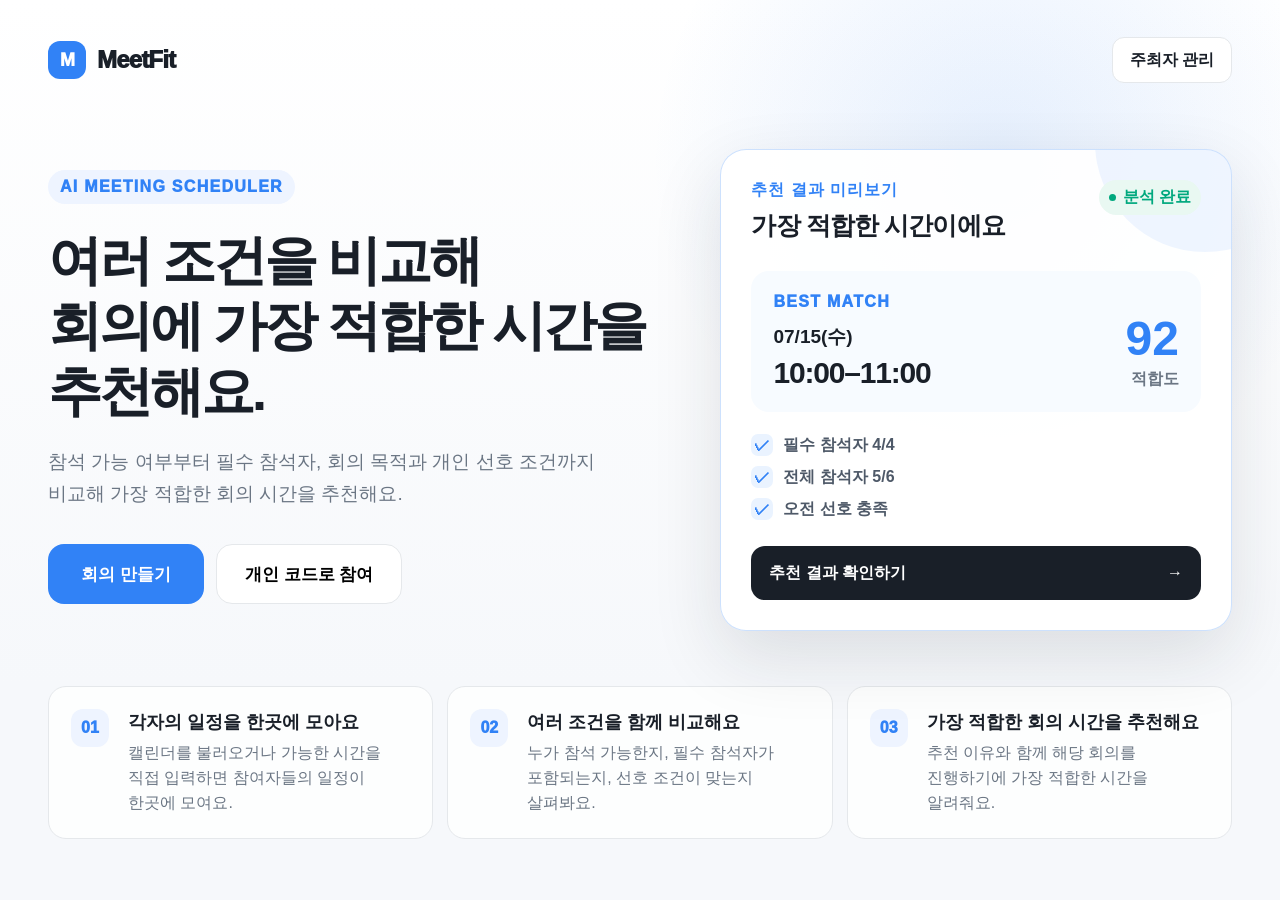
<file: index.html>
<!doctype html>
<html lang="ko">
  <head>
    <meta charset="UTF-8" />
    <meta name="viewport" content="width=device-width, initial-scale=1.0" />
    <title>MeetFit</title>
    <style>
      :root {
        --blue: #3182f6;
        --blue-2: #eaf3ff;
        --text: #191f28;
        --sub: #6b7684;
        --line: #e5e8eb;
        --bg: #f6f8fb;
        --card: #fff;
        --r: 18px;
        --shadow: 0 18px 50px rgba(25, 31, 40, 0.08);
      }
      * {
        box-sizing: border-box;
      }
      body {
        margin: 0;
        background: var(--bg);
        color: var(--text);
        font-size: 16px;
        font-family:
          -apple-system, BlinkMacSystemFont, "Segoe UI", Pretendard,
          "Noto Sans KR", sans-serif;
      }
      button,
      input,
      select {
        font: inherit;
      }
      button {
        border: 0;
        cursor: pointer;
      }
      .page {
        display: none;
        min-height: 100vh;
        padding: 54px 64px;
      }
      .page.active {
        display: block;
        animation: fade 0.22s ease;
      }
      @keyframes fade {
        from {
          opacity: 0.2;
          transform: translateY(8px);
        }
        to {
          opacity: 1;
          transform: none;
        }
      }
      .wrap {
        max-width: 1280px;
        margin: 0 auto;
      }
      .top {
        display: flex;
        justify-content: space-between;
        align-items: center;
        margin-bottom: 32px;
      }
      .brand {
        font-size: 24px;
        font-weight: 900;
      }
      .ghost {
        height: 54px;
        padding: 0 24px;
        border-radius: 14px;
        background: white;
        border: 1px solid var(--line);
        font-weight: 850;
        color: var(--text);
      }
      .primary {
        height: 58px;
        padding: 0 28px;
        border-radius: 14px;
        background: var(--blue);
        color: #fff;
        font-weight: 900;
      }
      .secondary {
        height: 58px;
        padding: 0 28px;
        border-radius: 14px;
        background: white;
        border: 1px solid var(--line);
        font-weight: 900;
      }
      .muted {
        color: var(--sub);
      }
      h1 {
        font-size: 54px;
        line-height: 1.14;
        margin: 0 0 18px;
        letter-spacing: -0.04em;
      }
      h2 {
        font-size: 38px;
        margin: 0 0 14px;
        letter-spacing: -0.035em;
      }
      h3 {
        font-size: 24px;
        margin: 0 0 10px;
      }
      .lead {
        font-size: 21px;
        line-height: 1.7;
        color: var(--sub);
        margin: 0 0 38px;
      }
      .card {
        background: var(--card);
        border: 1px solid var(--line);
        border-radius: var(--r);
        box-shadow: var(--shadow);
        padding: 34px;
      }
      .grid3 {
        display: grid;
        grid-template-columns: repeat(3, 1fr);
        gap: 22px;
      }
      .entry {
        min-height: 240px;
        text-align: left;
        transition: 0.18s;
      }
      .entry:hover {
        transform: translateY(-4px);
        border-color: #bcd6ff;
      }
      .entry .icon {
        font-size: 36px;
        margin-bottom: 26px;
      }
      .entry p {
        color: var(--sub);
        line-height: 1.6;
      }
      .pill {
        display: inline-flex;
        align-items: center;
        gap: 6px;
        border-radius: 99px;
        background: #eef4ff;
        color: var(--blue);
        font-weight: 900;
        padding: 9px 14px;
        font-size: 16px;
      }
      .layout {
        display: grid;
        grid-template-columns: 380px 1fr;
        gap: 28px;
        align-items: start;
      }
      .stack {
        display: flex;
        flex-direction: column;
        gap: 18px;
      }
      .field {
        display: flex;
        flex-direction: column;
        gap: 9px;
        margin-top: 20px;
      }
      .field label {
        font-weight: 900;
      }
      .field input,
      .field select {
        height: 58px;
        border: 1px solid var(--line);
        border-radius: 14px;
        padding: 0 18px;
        background: white;
      }
      .row {
        display: grid;
        grid-template-columns: 1fr 1fr;
        gap: 14px;
      }
      .hostbox {
        background: #f7f9fc;
        border: 1px solid var(--line);
        border-radius: 16px;
        padding: 18px;
        display: grid;
        gap: 10px;
      }
      .hostbox b {
        font-size: 18px;
      }
      .checkrow {
        display: flex;
        align-items: center;
        gap: 12px;
        margin-top: 16px;
        padding: 18px;
        border: 1px solid #bcd6ff;
        background: #f7fbff;
        border-radius: 14px;
        font-weight: 900;
      }
      .checkrow input {
        width: 22px;
        height: 22px;
        accent-color: var(--blue);
      }
      .section {
        margin-bottom: 22px;
      }
      .people-head {
        display: flex;
        justify-content: space-between;
        align-items: center;
        gap: 18px;
        margin-bottom: 22px;
      }
      .people-head-actions {
        display: flex;
        align-items: center;
        justify-content: flex-end;
        gap: 10px;
        flex-shrink: 0;
      }
      .copy-all-links-button {
        height: 46px;
        padding: 0 18px;
        border: 1px solid #d7e7ff;
        border-radius: 12px;
        background: #fff;
        color: var(--blue);
        font-size: 16px;
        font-weight: 900;
        white-space: nowrap;
      }
      .addline {
        display: grid;
        grid-template-columns: 1fr 1fr auto;
        gap: 12px;
        margin-bottom: 22px;
      }
      .addline input {
        height: 58px;
        border: 1px solid var(--line);
        border-radius: 14px;
        padding: 0 18px;
      }
      .people-grid {
        display: grid;
        grid-template-columns: 1fr 1fr;
        gap: 14px;
      }
      .person {
        border: 1px solid var(--line);
        border-radius: 16px;
        padding: 16px;
        display: flex;
        align-items: center;
        gap: 14px;
        background: white;
        flex-wrap: wrap;
      }
      .avatar {
        width: 46px;
        height: 46px;
        border-radius: 14px;
        background: #eef2f7;
        color: #5f6b7a;
        display: grid;
        place-items: center;
        font-weight: 900;
      }
      .person-info {
        flex: 1;
      }
      .person-info b {
        display: block;
        font-size: 17px;
      }
      .person-info span {
        color: var(--sub);
      }
      .mini-check {
        width: 26px;
        height: 26px;
        accent-color: var(--blue);
      }
      .remove {
        width: 36px;
        height: 36px;
        border-radius: 12px;
        background: #f2f4f6;
        color: #6b7684;
        font-weight: 900;
      }
      .participant-code {
        display: block;
        width: max-content;
        margin-top: 6px;
        color: var(--blue);
        font-size: 16px;
        font-weight: 900;
        letter-spacing: 0.06em;
      }
      .person .person-info > span {
        display: block;
        margin-top: 2px;
      }
      .participant-link-button {
        flex: 1 0 100%;
        width: 100%;
        height: 44px;
        border-radius: 12px;
        background: #eef4ff;
        color: var(--blue);
        font-size: 16px;
        font-weight: 900;
      }
      .personal-invite-guide {
        margin: 18px 0 22px;
        color: var(--sub);
        font-size: 16px;
        line-height: 1.6;
        word-break: keep-all;
      }
      .participant-confirm {
        display: flex;
        align-items: center;
        gap: 14px;
      }
      .participant-confirm .person-info {
        min-width: 0;
      }
      .participant-confirm-status {
        margin-left: auto;
        flex-shrink: 0;
      }
      .code-error {
        min-height: 24px;
        margin: 10px 0 0;
        color: #e42939;
        font-size: 16px;
        font-weight: 700;
      }
      .criteria {
        display: flex;
        flex-direction: column;
        gap: 12px;
      }
      .criterion {
        border: 1px solid var(--line);
        border-radius: 15px;
        background: white;
        padding: 18px;
        display: grid;
        grid-template-columns: 28px 42px 1fr;
        gap: 12px;
        align-items: center;
      }
      .handle {
        color: #8b95a1;
      }
      .num {
        width: 30px;
        height: 30px;
        border-radius: 50%;
        background: var(--blue-2);
        color: var(--blue);
        display: grid;
        place-items: center;
        font-weight: 900;
      }
      .small {
        font-size: 16px;
        color: var(--sub);
        margin-top: 3px;
      }
      .invite-card {
        border: 1px solid #bcd6ff;
        background: #f7fbff;
        border-radius: 18px;
        padding: 26px;
        margin-top: 22px;
      }
      .code {
        font-size: 50px;
        font-weight: 950;
        letter-spacing: 0.08em;
        color: var(--blue);
        margin: 14px 0 22px;
      }
      .btnrow {
        display: flex;
        gap: 12px;
        flex-wrap: wrap;
      }
      .side-tabs {
        display: flex;
        flex-direction: column;
        gap: 14px;
      }
      .tab {
        width: 100%;
        height: 74px;
        border-radius: 16px;
        text-align: left;
        padding: 0 22px;
        font-size: 20px;
        font-weight: 900;
        background: #eef4ff;
        color: var(--blue);
      }
      .tab.off {
        background: transparent;
        color: #6b7684;
      }
      .dashboard {
        display: grid;
        grid-template-columns: 360px 1fr;
        gap: 26px;
      }
      .status-list {
        display: flex;
        flex-direction: column;
        gap: 12px;
      }
      .status-person {
        border: 1px solid var(--line);
        border-radius: 15px;
        background: white;
        padding: 16px;
        display: flex;
        gap: 12px;
        align-items: center;
      }
      .badge {
        border-radius: 99px;
        padding: 7px 10px;
        font-size: 16px;
        font-weight: 900;
        background: #f2f4f6;
        color: #6b7684;
      }
      .done {
        background: #e9f8f2;
        color: #00a87e;
      }
      .pending {
        background: #f2f4f6;
        color: #6b7684;
      }
      .bar {
        height: 12px;
        background: #edf1f6;
        border-radius: 99px;
        overflow: hidden;
        margin: 14px 0 4px;
      }
      .bar > div {
        height: 100%;
        width: 50%;
        background: var(--blue);
      }
      #status .organizer-progress {
        margin: 14px 0 30px;
      }
      .results {
        display: flex;
        flex-direction: column;
        gap: 16px;
      }
      .result {
        border: 1px solid var(--line);
        border-radius: 18px;
        background: white;
        padding: 26px;
      }
      .result.best {
        border-color: #9cc7ff;
        background: #fbfdff;
      }
      .result-top {
        display: flex;
        justify-content: space-between;
        gap: 20px;
      }
      .score {
        font-size: 34px;
        font-weight: 950;
        color: var(--blue);
        text-align: right;
      }
      .reason {
        display: grid;
        grid-template-columns: 1fr 1fr;
        gap: 10px;
        margin: 18px 0;
      }
      .reason span {
        background: #f7f9fc;
        border-radius: 12px;
        padding: 12px;
        font-weight: 800;
        color: #4e5968;
      }
      .hidden {
        display: none !important;
      }
      .modal {
        position: fixed;
        inset: 0;
        background: rgba(25, 31, 40, 0.38);
        display: none;
        align-items: center;
        justify-content: center;
        padding: 24px;
        z-index: 50;
      }
      .modal.show {
        display: flex;
      }
      .modalbox {
        width: min(520px, 100%);
        background: white;
        border-radius: 22px;
        padding: 32px;
        box-shadow: var(--shadow);
      }
      .phone-wrap {
        max-width: 520px;
        margin: 0 auto;
      }
      .phone {
        background: white;
        border: 1px solid var(--line);
        border-radius: 28px;
        box-shadow: var(--shadow);
        padding: 28px;
      }
      .progress {
        height: 8px;
        border-radius: 99px;
        background: #edf1f6;
        overflow: hidden;
        margin: 18px 0 32px;
      }
      .progress div {
        height: 100%;
        background: var(--blue);
        transition: 0.2s;
      }
      .join-step {
        display: none;
      }
      .join-step.active {
        display: block;
      }
      .choice {
        width: 100%;
        text-align: left;
        border: 1px solid var(--line);
        border-radius: 18px;
        background: white;
        padding: 22px;
        margin: 12px 0;
      }
      .choice.selected,
      .choice:hover {
        border-color: #9cc7ff;
        background: #f7fbff;
      }
      .choice b {
        font-size: 20px;
      }
      .choice p {
        color: var(--sub);
        margin: 8px 0 0;
      }
      .name-list {
        display: flex;
        flex-direction: column;
        gap: 12px;
      }
      .name-card {
        border: 1px solid var(--line);
        border-radius: 16px;
        padding: 16px;
        display: flex;
        align-items: center;
        gap: 14px;
        transition: 0.18s;
      }
      .name-card:not(.disabled) {
        cursor: pointer;
      }
      .name-card:not(.disabled):hover {
        border-color: #9cc7ff;
        background: #f7fbff;
      }
      .name-card.selected {
        border: 2px solid var(--blue);
        background: #eff6ff;
      }
      .name-card.selected .badge {
        background: var(--blue);
        color: white;
      }
      .name-card.disabled {
        opacity: 0.48;
        background: #f7f9fc;
      }
      .primary:disabled {
        opacity: 0.38;
        cursor: not-allowed;
        filter: grayscale(0.1);
      }
      .chips {
        display: flex;
        flex-wrap: wrap;
        gap: 10px;
      }
      .chip {
        height: 46px;
        padding: 0 16px;
        border-radius: 99px;
        background: #f2f4f6;
        font-weight: 500;
        color: #6b7684;
      }
      .chip.on {
        background: var(--blue);
        color: white;
        font-weight: 900;
      }
      .confirm-block {
        border: 1px solid var(--line);
        border-radius: 16px;
        padding: 18px;
        margin: 14px 0;
      }
      .toast {
        position: fixed;
        left: 50%;
        bottom: 34px;
        transform: translateX(-50%);
        background: #191f28;
        color: white;
        padding: 14px 18px;
        border-radius: 14px;
        font-weight: 850;
        display: none;
      }
      .toast.show {
        display: block;
        animation: toast 1.3s ease;
      }
      @keyframes toast {
        0% {
          opacity: 0;
          transform: translate(-50%, 10px);
        }
        20%,
        80% {
          opacity: 1;
          transform: translate(-50%, 0);
        }
        100% {
          opacity: 0;
          transform: translate(-50%, 10px);
        }
      }
      @media (max-width: 900px) {
        .page {
          padding: 28px 18px;
        }
        .grid3,
        .layout,
        .dashboard {
          grid-template-columns: 1fr;
        }
        .addline,
        .people-grid,
        .reason {
          grid-template-columns: 1fr;
        }
        h1 {
          font-size: 38px;
        }
        .card {
          padding: 24px;
        }
      }

      /* ===== layout hotfix: prevent card/input overlap and keep sections visually separated ===== */
      html,
      body {
        overflow-x: hidden;
      }
      .wrap {
        max-width: 1360px;
        width: 100%;
      }
      .layout {
        grid-template-columns: minmax(420px, 460px) minmax(0, 1fr);
        gap: 32px;
      }
      .dashboard {
        grid-template-columns: minmax(360px, 420px) minmax(0, 1fr);
        gap: 32px;
      }
      .layout > *,
      .dashboard > *,
      .row > *,
      .addline > * {
        min-width: 0;
      }
      .card {
        overflow: hidden;
      }
      .field input,
      .field select,
      .addline input {
        width: 100%;
        min-width: 0;
      }
      .row {
        grid-template-columns: minmax(0, 1fr) minmax(0, 1fr);
        gap: 14px;
      }
      .addline {
        grid-template-columns: minmax(0, 1fr) minmax(0, 1fr) 160px;
        align-items: stretch;
      }
      .addline .secondary {
        height: 58px;
        white-space: nowrap;
      }
      .people-grid {
        grid-template-columns: repeat(2, minmax(0, 1fr));
      }
      .person {
        min-width: 0;
      }
      .person-info {
        min-width: 0;
      }
      .person-info b,
      .person-info span {
        overflow: hidden;
        text-overflow: ellipsis;
        white-space: nowrap;
      }
      .hostbox {
        background: #f6f8fb;
        border-color: #dfe4ea;
        box-shadow: none;
      }
      .hostbox .pill {
        width: max-content;
      }
      .invite-card {
        overflow: hidden;
      }
      .code {
        font-size: 42px;
        line-height: 1.1;
        word-break: break-all;
      }
      .btnrow {
        display: grid;
        grid-template-columns: repeat(2, minmax(0, 1fr));
        gap: 12px;
      }
      .btnrow button {
        width: 100%;
        min-width: 0;
        white-space: normal;
        line-height: 1.25;
      }
      #createdInvite .manage-time-button {
        grid-column: 1 / -1;
        width: 100%;
      }

      .side-tabs {
        margin-bottom: 22px;
      }
      .side-tabs {
        margin-bottom: 22px;
      }
      .tab {
        display: flex;
        align-items: center;
      }
      .reason {
        grid-template-columns: repeat(2, minmax(0, 1fr));
      }
      .result-top {
        align-items: flex-start;
      }
      .choice b {
        display: block;
        font-size: 20px;
        line-height: 1.3;
        margin-bottom: 6px;
      }
      .choice p {
        display: block;
        color: var(--sub);
        font-size: 16px;
        line-height: 1.45;
        margin: 0;
      }

      @media (max-width: 1120px) {
        .layout,
        .dashboard {
          grid-template-columns: 1fr;
        }
        .page {
          padding: 40px 28px;
        }
      }
      @media (max-width: 760px) {
        .page {
          padding: 28px 18px;
        }
        .people-head {
          align-items: flex-start;
          flex-direction: column;
        }
        .people-head-actions {
          width: 100%;
          justify-content: space-between;
        }
        .copy-all-links-button {
          flex: 1;
        }
        .row,
        .addline,
        .people-grid,
        .reason,
        .btnrow {
          grid-template-columns: 1fr;
        }
        .code {
          font-size: 34px;
        }
        .primary,
        .secondary,
        .ghost {
          height: 52px;
          padding: 0 18px;
        }
        h1 {
          font-size: 36px;
        }
        h2 {
          font-size: 30px;
        }
      }

      /* ===== manage page: restored previous dashboard layout ===== */
      .manage-hero {
        display: flex;
        justify-content: space-between;
        gap: 28px;
        margin: 28px 0 34px;
        align-items: flex-start;
      }
      .manage-hero h1 {
        font-size: 42px;
        line-height: 1.16;
        letter-spacing: -0.045em;
        margin: 0 0 14px;
      }
      .manage-hero p {
        font-size: 17px;
        line-height: 1.7;
        color: #4b5563;
        margin: 0;
        max-width: 860px;
      }
      .manage-grid {
        display: grid;
        grid-template-columns: 390px minmax(0, 1fr);
        gap: 26px;
        align-items: start;
      }
      .mg-setting,
      .mg-section {
        background: #fff;
        border: 1px solid var(--line);
        border-radius: 18px;
        box-shadow: var(--shadow);
      }
      .mg-setting {
        position: sticky;
        top: 24px;
        overflow: hidden;
      }
      .mg-head {
        padding: 24px 26px;
        border-bottom: 1px solid var(--line);
      }
      .mg-eyebrow {
        font-weight: 900;
        color: var(--blue);
        font-size: 16px;
        letter-spacing: 0.08em;
        margin-bottom: 8px;
      }
      .mg-head h2,
      .mg-section h2 {
        font-size: 24px;
        margin: 0;
        letter-spacing: -0.03em;
      }
      .mg-form {
        padding: 24px 26px;
      }
      .mg-label {
        font-weight: 900;
        font-size: 16px;
        margin: 18px 0 10px;
      }
      .mg-input {
        height: 52px;
        border: 1px solid var(--line);
        border-radius: 14px;
        background: #fafbfc;
        padding: 0 16px;
        font-weight: 800;
        width: 100%;
        display: flex;
        align-items: center;
      }
      .mg-dates {
        display: grid;
        grid-template-columns: 1fr 1fr;
        gap: 12px;
      }
      .mg-hint {
        font-size: 16px;
        color: var(--sub);
        line-height: 1.5;
        margin-top: 10px;
      }
      .mg-people {
        display: flex;
        flex-direction: column;
        gap: 10px;
      }
      .mg-person {
        display: flex;
        align-items: center;
        gap: 12px;
        border: 1px solid var(--line);
        border-radius: 16px;
        padding: 13px 14px;
        background: #fff;
      }
      .mg-person.host {
        background: #f6f8fb;
      }
      .mg-pinfo {
        flex: 1;
        min-width: 0;
      }
      .mg-pinfo b {
        display: block;
      }
      .mg-pinfo span {
        font-size: 16px;
        color: var(--sub);
      }
      .mg-box {
        width: 22px;
        height: 22px;
        border-radius: 6px;
        border: 1px solid #a8b1bd;
        display: grid;
        place-items: center;
        font-weight: 900;
      }
      .mg-box.on {
        background: var(--blue);
        border-color: var(--blue);
        color: white;
      }
      .mg-priority {
        display: flex;
        flex-direction: column;
        gap: 12px;
      }
      .mg-priority-item {
        display: grid;
        grid-template-columns: 22px 34px 1fr;
        gap: 12px;
        align-items: center;
        border: 1px solid var(--line);
        border-radius: 16px;
        padding: 14px;
        background: #fff;
      }
      .mg-order {
        width: 28px;
        height: 28px;
        border-radius: 50%;
        background: #eaf3ff;
        color: var(--blue);
        display: grid;
        place-items: center;
        font-weight: 900;
      }
      .mg-priority-item span {
        font-size: 16px;
        color: var(--sub);
        line-height: 1.35;
      }
      .mg-right {
        display: flex;
        flex-direction: column;
        gap: 22px;
      }
      .mg-section {
        padding: 24px;
      }
      .mg-title {
        display: flex;
        justify-content: space-between;
        align-items: center;
        margin-bottom: 22px;
        gap: 16px;
      }
      .mg-title h2 {
        display: flex;
        gap: 12px;
        align-items: center;
      }
      .mg-num {
        width: 36px;
        height: 36px;
        border-radius: 12px;
        background: #111827;
        color: #fff;
        display: grid;
        place-items: center;
        font-size: 16px;
      }
      .mg-tag {
        height: 34px;
        border-radius: 999px;
        background: #f1f5f9;
        color: #526172;
        display: inline-flex;
        align-items: center;
        padding: 0 14px;
        font-weight: 900;
        font-size: 16px;
        white-space: nowrap;
      }
      .mg-summary {
        display: grid;
        grid-template-columns: repeat(5, minmax(0, 1fr));
        gap: 12px;
      }
      .mg-summary div {
        border: 1px solid var(--line);
        border-radius: 16px;
        padding: 18px;
        background: #fafbfc;
      }
      .mg-summary b {
        font-size: 21px;
        display: block;
        margin-bottom: 8px;
      }
      .mg-summary span {
        font-size: 16px;
        color: var(--sub);
      }
      .mg-schedule {
        border: 1px solid var(--line);
        border-radius: 18px;
        overflow: hidden;
      }
      .mg-row {
        display: grid;
        grid-template-columns: 120px repeat(5, 1fr);
      }
      .mg-cell {
        min-height: 58px;
        border-right: 1px solid var(--line);
        border-bottom: 1px solid var(--line);
        padding: 12px;
        background: #fff;
        font-weight: 900;
      }
      .mg-cell:last-child {
        border-right: 0;
      }
      .mg-headcell {
        background: #fafbfc;
        text-align: center;
      }
      .mg-time {
        color: #64748b;
        background: #fafbfc;
      }
      .mg-slot {
        background: #ecfdf5;
      }
      .mg-slot.warn {
        background: #fff7e8;
      }
      .mg-slot.active {
        outline: 3px solid var(--blue);
        outline-offset: -3px;
        background: #eaf3ff;
      }
      .mg-total {
        font-size: 16px;
        font-weight: 950;
        line-height: 1.25;
        color: var(--text);
      }
      .mg-required {
        display: inline-flex;
        align-items: center;
        margin-top: 8px;
        padding: 5px 8px;
        border-radius: 8px;
        background: rgba(255, 255, 255, 0.72);
        color: #526172;
        font-size: 16px;
        font-weight: 850;
        line-height: 1.2;
      }
      .mg-slot.active .mg-required {
        background: #fff;
        color: var(--blue);
      }
      .manage-grid .results .result {
        border-radius: 18px;
        padding: 24px;
      }
      .manage-grid .result.best {
        border-color: #99c4ff;
        background: linear-gradient(180deg, #f8fbff, #fff);
      }
      @media (max-width: 1120px) {
        .manage-grid {
          grid-template-columns: 1fr;
        }
        .mg-setting {
          position: relative;
          top: auto;
        }
        .mg-summary {
          grid-template-columns: repeat(2, minmax(0, 1fr));
        }
        .mg-row {
          grid-template-columns: 78px repeat(5, 1fr);
          font-size: 16px;
        }
        .mg-cell {
          padding: 8px;
        }
        .manage-hero {
          display: block;
        }
        .manage-hero h1 {
          font-size: 34px;
        }
      }
      @media (max-width: 760px) {
        .mg-summary {
          grid-template-columns: 1fr;
        }
        .mg-row {
          grid-template-columns: 64px repeat(5, 1fr);
          font-size: 16px;
        }
        .mg-cell {
          min-height: 54px;
          padding: 6px;
        }
        .manage-hero h1 {
          font-size: 30px;
        }
      }

      /* ===== final polish for manage/create spacing and read-only condition view ===== */
      .hostbox {
        margin-bottom: 28px;
      }
      .addline {
        margin-top: 22px;
        margin-bottom: 28px;
      }
      .mg-head {
        display: flex;
        align-items: flex-start;
        justify-content: space-between;
        gap: 16px;
        margin-bottom: 22px;
      }
      .mg-label.with-action {
        display: flex;
        align-items: center;
        justify-content: space-between;
        gap: 12px;
      }
      .text-btn {
        height: 38px;
        padding: 0 14px;
        border-radius: 11px;
        background: #eef4ff;
        color: var(--blue);
        font-weight: 900;
        white-space: nowrap;
      }
      .mg-role-badge {
        margin-left: auto;
        border-radius: 999px;
        padding: 8px 12px;
        font-size: 16px;
        font-weight: 900;
        white-space: nowrap;
      }
      .mg-role-badge.required {
        background: #eef4ff;
        color: var(--blue);
      }
      .mg-role-badge.optional {
        background: #f2f4f6;
        color: #6b7684;
      }
      .mg-priority.readonly .mg-priority-item {
        grid-template-columns: 42px minmax(0, 1fr);
        cursor: default;
      }
      .mg-priority.readonly .mg-priority-item b {
        display: block;
        line-height: 1.35;
        margin-bottom: 4px;
      }
      .mg-priority.readonly .mg-priority-item span {
        display: block;
        line-height: 1.45;
      }
      .mg-priority.readonly .handle {
        display: none;
      }
      .mg-person.host {
        padding: 18px 20px;
        background: #f7f9fc;
      }
      .mg-person.host .mg-tag {
        margin-left: auto;
      }

      /* ===== create page criteria drag polish ===== */
      .criteria-header {
        display: flex;
        flex-direction: column;
        gap: 8px;
        margin-bottom: 22px;
      }
      .criteria-header h2 {
        margin: 0;
      }
      .criteria-help {
        margin: 0;
        color: var(--sub);
        font-size: 16px;
        line-height: 1.55;
      }
      .criteria {
        gap: 14px;
      }
      .criterion {
        grid-template-columns: 34px 46px minmax(0, 1fr);
        padding: 20px 22px;
        cursor: grab;
        transition:
          transform 0.16s ease,
          box-shadow 0.16s ease,
          border-color 0.16s ease,
          background 0.16s ease;
      }
      .criterion:hover {
        border-color: #bcd6ff;
        background: #fbfdff;
      }
      .criterion:active {
        cursor: grabbing;
      }
      .criterion.dragging {
        opacity: 0.42;
        transform: scale(0.99);
      }
      .criterion.drag-over {
        border-color: var(--blue);
        background: #f7fbff;
      }
      .criterion .handle {
        width: 34px;
        height: 34px;
        border-radius: 10px;
        display: grid;
        place-items: center;
        color: #8b95a1;
        background: #f7f9fc;
        font-size: 18px;
      }
      .criterion b {
        display: block;
        line-height: 1.35;
        margin-bottom: 4px;
      }
      .criterion .small {
        line-height: 1.45;
        margin: 0;
      }
      .num {
        width: 34px;
        height: 34px;
      }
      .hostbox {
        margin-bottom: 32px;
      }
      .addline {
        margin-top: 24px;
        margin-bottom: 30px;
      }

      .access-wrap {
        max-width: 560px;
        margin: 0 auto;
      }
      .access-card {
        background: white;
        border: 1px solid var(--line);
        border-radius: 26px;
        box-shadow: var(--shadow);
        padding: 38px;
      }
      .access-card h1 {
        font-size: 38px;
        margin: 0 0 12px;
        letter-spacing: -0.045em;
      }
      .access-card .lead {
        font-size: 17px;
        margin-bottom: 28px;
      }
      .access-help {
        display: flex;
        gap: 10px;
        flex-wrap: wrap;
        margin-top: 16px;
      }
      .access-help span {
        background: #f2f6ff;
        color: var(--blue);
        border-radius: 99px;
        padding: 8px 12px;
        font-weight: 850;
        font-size: 16px;
      }
      .password-row {
        display: grid;
        grid-template-columns: 1fr 1fr;
        gap: 12px;
      }
      .invite-meta {
        margin-top: 16px;
        color: var(--sub);
        font-size: 16px;
        line-height: 1.6;
      }
      .pass-chip {
        display: inline-flex;
        align-items: center;
        gap: 8px;
        background: #f3f7ff;
        color: var(--blue);
        font-weight: 900;
        border-radius: 999px;
        padding: 8px 12px;
        margin-top: 10px;
      }

      /* ===== shared participant/organizer entry layout ===== */
      .flow-shell {
        width: 100%;
        max-width: 560px;
        margin: 0 auto;
      }
      .phone-wrap.flow-shell,
      .access-wrap.flow-shell {
        max-width: 560px;
      }
      .phone-wrap.flow-shell {
        transition: max-width 0.22s ease;
      }
      .phone-wrap.flow-shell.condition-wide {
        max-width: 820px;
      }
      .flow-nav {
        width: 100%;
        min-height: 54px;
        display: flex;
        align-items: center;
        justify-content: space-between;
        gap: 12px;
        margin-bottom: 22px;
      }
      .flow-nav .ghost {
        flex: 0 0 auto;
        white-space: nowrap;
      }
      .phone-wrap.flow-shell .phone,
      .access-wrap.flow-shell .access-card {
        width: 100%;
        margin: 0;
        padding: 32px;
        border: 1px solid var(--line);
        border-radius: 28px;
        background: #fff;
        box-shadow: var(--shadow);
      }
      @media (max-width: 760px) {
        .flow-shell {
          max-width: 100%;
        }
        .phone-wrap.flow-shell.condition-wide {
          max-width: 100%;
        }
        .phone-wrap.flow-shell .phone,
        .access-wrap.flow-shell .access-card {
          padding: 24px;
          border-radius: 22px;
        }
        .flow-nav {
          min-height: 52px;
          margin-bottom: 18px;
        }
      }

      /* ===== manage criteria inline edit ===== */
      .mg-priority-help {
        font-size: 16px;
        color: var(--sub);
        line-height: 1.5;
        margin: 0 0 12px;
        display: none;
      }
      .mg-priority.editing + .mg-priority-help {
        display: block;
      }
      .mg-priority.editing .mg-priority-item {
        grid-template-columns: 26px 42px minmax(0, 1fr);
        cursor: grab;
        transition: 0.16s;
      }
      .mg-priority.editing .mg-priority-item:active {
        cursor: grabbing;
      }
      .mg-priority.editing .handle {
        display: block;
        color: #8b95a1;
        font-weight: 900;
        text-align: center;
      }
      .mg-priority.editing .mg-priority-item.dragging {
        opacity: 0.55;
        transform: scale(0.995);
      }
      .mg-priority.editing .mg-priority-item.drag-over {
        border-color: #9cc7ff;
        background: #f7fbff;
      }
      .mg-priority.readonly .handle {
        display: none;
      }

      /* ===== fix: manage criteria edit layout should not collapse ===== */
      #manageCriteriaList.editing {
        gap: 12px;
      }
      #manageCriteriaList.editing .mg-priority-item {
        display: flex !important;
        align-items: center;
        gap: 14px;
        min-height: 92px;
        padding: 18px 20px;
        cursor: grab;
      }
      #manageCriteriaList.editing .mg-priority-item:active {
        cursor: grabbing;
      }
      #manageCriteriaList.editing .handle {
        display: grid !important;
        width: 26px;
        min-width: 26px;
        place-items: center;
        color: #8b95a1;
        font-weight: 900;
        font-size: 20px;
      }
      #manageCriteriaList.editing .mg-order {
        width: 42px;
        height: 42px;
        min-width: 42px;
        font-size: 19px;
      }
      #manageCriteriaList.editing .mg-priority-item > div:last-child {
        flex: 1;
        min-width: 0;
      }
      #manageCriteriaList.editing .mg-priority-item b {
        display: block;
        font-size: 20px;
        line-height: 1.35;
        word-break: keep-all;
        overflow-wrap: normal;
        white-space: normal;
        margin-bottom: 5px;
      }
      #manageCriteriaList.editing .mg-priority-item span:not(.handle) {
        display: block;
        font-size: 16px;
        line-height: 1.45;
        color: var(--sub);
        word-break: keep-all;
        overflow-wrap: normal;
        white-space: normal;
      }
      #manageCriteriaList.editing .mg-priority-item.dragging {
        opacity: 0.6;
        box-shadow: 0 12px 28px rgba(25, 31, 40, 0.12);
        transform: scale(0.995);
      }
      #manageCriteriaList.editing .mg-priority-item.drag-over {
        border-color: #9cc7ff;
        background: #f7fbff;
      }
      .criterion.fixed-priority,
      #manageCriteriaList .mg-priority-item.fixed-priority {
        border-color: #d7e7ff;
        background: #f7fbff;
      }
      .fixed-priority .handle {
        color: var(--blue) !important;
        cursor: not-allowed !important;
      }
      #manageCriteriaHelp {
        margin: 0 0 14px;
        padding: 12px 14px;
        border-radius: 12px;
        background: #f7fbff;
        color: #4e5968;
      }
      @media (max-width: 760px) {
        #manageCriteriaList.editing .mg-priority-item {
          padding: 16px;
          gap: 12px;
        }
        #manageCriteriaList.editing .mg-priority-item b {
          font-size: 18px;
        }
      }

      /* ===== definitive fix: manage criteria edit cards keep a stable horizontal layout ===== */
      #manageCriteriaList {
        width: 100%;
        min-width: 0;
      }
      #manageCriteriaList .mg-priority-item {
        width: 100%;
        min-width: 0;
      }
      #manageCriteriaList.editing .mg-priority-item {
        display: grid !important;
        grid-template-columns: 30px 44px minmax(0, 1fr) !important;
        align-items: center !important;
        column-gap: 14px !important;
        min-height: 88px !important;
        padding: 18px 20px !important;
        width: 100% !important;
        min-width: 0 !important;
      }
      #manageCriteriaList.editing .mg-priority-copy {
        display: block !important;
        width: 100% !important;
        min-width: 0 !important;
        max-width: none !important;
      }
      #manageCriteriaList.editing .mg-priority-copy b,
      #manageCriteriaList.editing .mg-priority-copy span {
        display: block !important;
        width: auto !important;
        max-width: none !important;
        white-space: normal !important;
        word-break: keep-all !important;
        overflow-wrap: break-word !important;
        writing-mode: horizontal-tb !important;
      }
      #manageCriteriaList.editing .mg-priority-copy b {
        font-size: 18px !important;
        line-height: 1.35 !important;
        margin: 0 0 5px !important;
      }
      #manageCriteriaList.editing .mg-priority-copy span {
        font-size: 16px !important;
        line-height: 1.5 !important;
        color: var(--sub) !important;
      }
      #manageCriteriaList.editing .handle {
        width: 30px !important;
        min-width: 30px !important;
      }
      #manageCriteriaList.editing .mg-order {
        width: 42px !important;
        height: 42px !important;
        min-width: 42px !important;
      }
      @media (max-width: 1120px) {
        #manageCriteriaList.editing .mg-priority-item {
          grid-template-columns: 28px 42px minmax(0, 1fr) !important;
        }
      }
      @media (max-width: 560px) {
        #manageCriteriaList.editing .mg-priority-item {
          grid-template-columns: 24px 38px minmax(0, 1fr) !important;
          padding: 15px 14px !important;
          column-gap: 10px !important;
        }
        #manageCriteriaList.editing .mg-priority-copy b {
          font-size: 16px !important;
        }
        #manageCriteriaList.editing .mg-priority-copy span {
          font-size: 16px !important;
        }
      }

      /* ===== priority save feedback ===== */
      #recommend {
        position: relative;
        transition:
          min-height 0.35s ease,
          padding 0.35s ease;
      }
      #recommend.is-loading {
        min-height: 520px;
      }
      #recommend.is-loading .mg-title {
        margin-bottom: 0;
      }
      #recommend.is-loading .results {
        opacity: 0;
        pointer-events: none;
      }
      .recalc-banner {
        display: none;
        position: absolute;
        left: 24px;
        right: 24px;
        top: 106px;
        bottom: 24px;
        align-items: center;
        justify-content: center;
        flex-direction: column;
        gap: 16px;
        border: 1px solid #d7e7ff;
        background: linear-gradient(180deg, #f8fbff, #f3f8ff);
        border-radius: 18px;
        color: var(--blue);
        font-weight: 900;
        text-align: center;
        padding: 32px;
      }
      #recommend.is-loading .recalc-banner {
        display: flex;
        animation: loadingPanelIn 0.3s ease both;
      }
      .recalc-spinner {
        width: 42px;
        height: 42px;
        border: 5px solid #d6e7ff;
        border-top-color: var(--blue);
        border-radius: 50%;
        animation: spinRecalc 0.75s linear infinite;
      }
      .recalc-banner span:last-child {
        font-size: 18px;
        line-height: 1.55;
      }
      .results {
        transition:
          opacity 0.2s ease,
          transform 0.2s ease;
      }
      .results.updated {
        animation: resultsUpdated 0.7s cubic-bezier(0.2, 0.8, 0.2, 1);
      }
      .result.rank-change {
        animation: rankPulse 0.85s ease;
      }
      @keyframes spinRecalc {
        to {
          transform: rotate(360deg);
        }
      }
      @keyframes loadingPanelIn {
        from {
          opacity: 0;
          transform: translateY(10px);
        }
        to {
          opacity: 1;
          transform: none;
        }
      }
      @keyframes resultsUpdated {
        0% {
          opacity: 0.25;
          transform: translateY(14px);
        }
        100% {
          opacity: 1;
          transform: none;
        }
      }
      @keyframes rankPulse {
        0% {
          box-shadow: 0 0 0 0 rgba(49, 130, 246, 0.28);
        }
        65% {
          box-shadow: 0 0 0 12px rgba(49, 130, 246, 0);
        }
        100% {
          box-shadow: none;
        }
      }
      @media (max-width: 760px) {
        #recommend.is-loading {
          min-height: 430px;
        }
        .recalc-banner {
          left: 18px;
          right: 18px;
          top: 96px;
          bottom: 18px;
        }
      }

      /* ===== recommendation selection + schedule sync ===== */
      .result {
        position: relative;
        transition:
          border-color 0.2s ease,
          background 0.2s ease,
          box-shadow 0.2s ease,
          transform 0.2s ease;
      }
      .result.selected {
        border: 2px solid #111827 !important;
        background: #f8fafc !important;
        box-shadow:
          0 0 0 4px rgba(17, 24, 39, 0.08),
          0 16px 36px rgba(17, 24, 39, 0.1);
        transform: translateY(-1px);
      }
      .result.selected .primary {
        background: #111827;
      }
      .result.selected .primary::before {
        content: "✓ ";
      }
      .selection-badge {
        display: none;
        position: absolute;
        right: 22px;
        top: 22px;
        border-radius: 999px;
        padding: 8px 12px;
        background: #111827;
        color: #fff;
        font-size: 16px;
        font-weight: 900;
      }
      .result.selected .selection-badge {
        display: inline-flex;
      }
      .result.selected .score {
        margin-top: 42px;
      }
      .mg-slot.active {
        position: relative;
        min-height: 58px;
        display: grid;
        grid-template-columns: minmax(0, 1fr) auto;
        grid-template-areas:
          "total best"
          "required required";
        align-content: center;
        align-items: center;
        gap: 8px 6px;
        padding: 12px !important;
        outline: 3px solid var(--blue);
        outline-offset: -3px;
        background: #eaf3ff;
        z-index: 1;
      }
      .mg-slot.active::after {
        content: "BEST";
        position: static;
        grid-area: best;
        justify-self: end;
        align-self: center;
        padding: 4px 7px;
        border-radius: 999px;
        background: var(--blue);
        color: #fff;
        font-size: 12px;
        line-height: 1;
        font-weight: 950;
        letter-spacing: 0.04em;
        z-index: 2;
      }
      .mg-slot.active .mg-total {
        grid-area: total;
        min-width: 0;
        white-space: nowrap;
      }
      .mg-slot.active .mg-required {
        grid-area: required;
        justify-self: start;
        margin-top: 0;
      }
      .mg-schedule .mg-cell,
      .mg-schedule .mg-total,
      .mg-schedule .mg-required {
        font-size: 13px;
      }
      .mg-schedule .mg-total,
      .mg-schedule .mg-required {
        line-height: 1.3;
      }

      /* ===== recommendation more button ===== */
      .more-results-wrap {
        display: flex;
        justify-content: center;
        margin-top: 18px;
      }
      .more-results-btn {
        width: 100%;
        min-height: 56px;
        padding: 0 24px;
        display: flex;
        align-items: center;
        justify-content: center;
        border: 1px solid var(--line);
        border-radius: 14px;
        background: #fff;
        color: var(--text);
        font-size: 16px;
        font-weight: 900;
        line-height: 1;
        box-shadow: none;
        transition:
          background 0.18s ease,
          border-color 0.18s ease,
          color 0.18s ease,
          transform 0.18s ease;
      }
      .more-results-btn:hover {
        background: #f7f9fc;
        border-color: #cfd7e3;
      }
      .more-results-btn:active {
        transform: translateY(1px);
      }

      /* ===== more button icon alignment fix ===== */
      .more-results-btn {
        gap: 10px;
        line-height: 1.2;
      }
      .more-results-btn #moreResultsText {
        display: inline-flex;
        align-items: center;
        line-height: 1.2;
      }
      .more-results-icon {
        width: 18px;
        height: 18px;
        display: inline-block;
        flex: 0 0 18px;
        position: relative;
        transform: translateY(0);
        transition: transform 0.22s ease;
      }
      .more-results-icon::before,
      .more-results-icon::after {
        content: "";
        position: absolute;
        top: 8px;
        width: 10px;
        height: 2px;
        border-radius: 2px;
        background: currentColor;
      }
      .more-results-icon::before {
        left: 1px;
        transform: rotate(45deg);
      }
      .more-results-icon::after {
        right: 1px;
        transform: rotate(-45deg);
      }
      .more-results-btn.open .more-results-icon {
        transform: rotate(180deg);
      }

      /* ===== calendar connection and review flow ===== */
      .calendar-options {
        display: grid;
        grid-template-columns: 1fr 1fr;
        gap: 14px;
        margin-top: 18px;
      }
      .calendar-option {
        min-height: 124px;
        border: 1px solid var(--line);
        border-radius: 18px;
        background: #fff;
        padding: 22px;
        text-align: left;
        display: flex;
        flex-direction: column;
        justify-content: space-between;
        transition: 0.18s;
      }
      .calendar-option:hover {
        border-color: #9cc7ff;
        background: #f7fbff;
        transform: translateY(-2px);
      }
      .calendar-option.selected {
        border: 2px solid var(--blue);
        background: #eff6ff;
      }
      .calendar-option .calendar-icon {
        width: 44px;
        height: 44px;
        border-radius: 14px;
        background: #eef4ff;
        color: var(--blue);
        display: grid;
        place-items: center;
        font-size: 23px;
        margin-bottom: 18px;
      }
      .calendar-option b {
        display: block;
        font-size: 19px;
        line-height: 1.35;
      }
      .calendar-option span {
        display: block;
        color: var(--sub);
        font-size: 16px;
        margin-top: 6px;
        line-height: 1.45;
      }
      .calendar-review {
        border: 1px solid var(--line);
        border-radius: 20px;
        background: #fbfcfe;
        padding: 18px;
        overflow: hidden;
        margin: 14px 0 18px;
      }
      .calendar-review-head {
        display: flex;
        justify-content: space-between;
        align-items: center;
        gap: 14px;
        margin-bottom: 16px;
      }
      .calendar-review-head h3 {
        margin: 0;
        font-size: 20px;
      }
      .calendar-provider {
        display: inline-flex;
        align-items: center;
        gap: 8px;
        border-radius: 999px;
        padding: 8px 12px;
        background: #eef4ff;
        color: var(--blue);
        font-weight: 900;
        font-size: 16px;
      }
      .mini-calendar {
        display: grid;
        grid-template-columns: 58px repeat(5, minmax(0, 1fr));
        border: 1px solid var(--line);
        border-radius: 16px;
        overflow: hidden;
        background: #fff;
      }
      .mini-calendar .mc-cell {
        position: relative;
        min-height: 76px;
        padding: 12px;
        border-right: 1px solid var(--line);
        border-bottom: 1px solid var(--line);
        font-size: 16px;
        color: #475569;
        background: #fff;
        display: flex;
        align-items: center;
        justify-content: center;
        text-align: center;
      }
      .mini-calendar .mc-cell:nth-child(6n) {
        border-right: 0;
      }
      .mini-calendar .mc-head {
        min-height: 48px;
        background: #f8fafc;
        font-weight: 900;
        color: #334155;
      }
      .mini-calendar .mc-time {
        background: #f8fafc;
        color: #64748b;
        font-weight: 800;
      }
      .mini-calendar .mc-cell.busy {
        background: #eef4ff;
        color: var(--blue);
        font-weight: 900;
      }
      .mini-calendar .mc-cell.busy-strong {
        background: #e2edff;
        color: #1b64da;
        font-weight: 900;
      }
      .mini-calendar .mc-event {
        width: 100%;
        height: 100%;
        display: flex;
        flex-direction: column;
        align-items: center;
        justify-content: center;
        gap: 4px;
        padding: 0;
        font-weight: 900;
        line-height: 1.35;
        background: transparent;
        color: inherit;
        border-radius: 0;
      }
      .mini-calendar .mc-event small {
        display: block;
        font-size: 16px;
        font-weight: 800;
        line-height: 1.2;
        opacity: 0.78;
      }
      .mini-calendar .mc-event.green,
      .mini-calendar .mc-event.blue {
        background: transparent;
        color: inherit;
      }
      .calendar-note {
        margin: 14px 0 0;
        color: var(--sub);
        font-size: 16px;
        line-height: 1.55;
      }
      .manual-only,
      .calendar-only {
        display: none;
      }
      .manual-mode .manual-only {
        display: block;
      }
      .calendar-mode .calendar-only {
        display: block;
      }
      @media (max-width: 760px) {
        .calendar-options {
          grid-template-columns: 1fr;
        }
        .mini-calendar {
          grid-template-columns: 48px repeat(5, minmax(70px, 1fr));
          overflow-x: auto;
        }
        .calendar-review {
          overflow-x: auto;
        }
        .mini-calendar {
          min-width: 560px;
        }
      }

      /* participant completion and response-status flow */
      .completion-note {
        margin: -8px 0 28px;
        color: var(--sub);
        font-size: 16px;
        line-height: 1.65;
      }
      .completion-actions {
        margin-top: 26px;
      }
      .completion-actions.three-actions {
        grid-template-columns: repeat(3, minmax(0, 1fr));
      }
      .participant-status-head {
        display: flex;
        align-items: flex-start;
        justify-content: space-between;
        gap: 18px;
        margin-bottom: 18px;
      }
      .participant-status-head .lead {
        font-size: 16px;
        margin: 8px 0 0;
      }
      .participant-progress {
        margin: 16px 0 30px;
      }
      .participant-status-list {
        gap: 14px;
      }
      .participant-status-list .status-person {
        padding: 18px;
      }
      .participant-status-list .status-person.current-user {
        border-color: #9cc7ff;
        background: #f7fbff;
      }
      .participant-status-list .you-badge {
        margin-left: 8px;
        background: #eef4ff;
        color: var(--blue);
        border-radius: 999px;
        padding: 4px 8px;
        font-size: 16px;
        font-weight: 900;
      }
      .edit-response-btn {
        height: 42px;
        padding: 0 16px;
        border-radius: 12px;
        background: #eef4ff;
        color: var(--blue);
        font-size: 16px;
        font-weight: 900;
        white-space: nowrap;
      }
      .status-notice {
        margin-top: 24px;
        padding: 18px;
        border-radius: 14px;
        background: #f7f9fc;
        color: var(--sub);
        font-size: 16px;
        line-height: 1.55;
      }
      @media (max-width: 760px) {
        .participant-status-head {
          align-items: flex-start;
        }
        .participant-status-head .pill {
          flex-shrink: 0;
        }
        .participant-status-list .status-person {
          flex-wrap: wrap;
        }
        .participant-status-list .edit-response-btn {
          width: 100%;
          margin-left: 56px;
        }
        .completion-actions {
          grid-template-columns: 1fr;
        }
        .completion-actions.three-actions {
          grid-template-columns: 1fr;
        }
      }

      /* ===== hourly calendar grid: one row equals one hour ===== */
      .mini-calendar.hourly {
        display: grid;
        grid-template-columns: 74px repeat(5, minmax(0, 1fr));
        grid-template-rows: 58px repeat(10, 72px);
        border: 1px solid var(--line);
        border-radius: 18px;
        overflow: hidden;
        background: #fff;
        position: relative;
      }
      .mini-calendar.hourly .mc-cell {
        min-height: 0;
        padding: 10px;
        border-right: 1px solid var(--line);
        border-bottom: 1px solid var(--line);
        background: #fff;
        display: flex;
        align-items: center;
        justify-content: center;
        text-align: center;
        color: #475569;
        font-size: 16px;
        position: relative;
        z-index: 1;
      }
      /* 모든 시간대의 요일 구분선이 같은 위치와 굵기로 이어지도록 유지 */
      .mini-calendar.hourly .mc-cell:nth-child(6n) {
        border-right: 1px solid var(--line);
      }
      .mini-calendar.hourly .mc-head {
        background: #f8fafc;
        font-weight: 900;
        color: #334155;
        font-size: 16px;
      }
      .mini-calendar.hourly .mc-head,
      .manual-calendar .manual-head {
        text-align: center;
        line-height: 1.35;
      }
      .mini-calendar.hourly .loaded-date-head {
        width: 100%;
        justify-content: center;
        align-items: center;
      }
      .mini-calendar.hourly .mc-time {
        background: #f8fafc;
        color: #64748b;
        font-weight: 850;
        font-size: 16px;
      }
      .mini-calendar.hourly .mc-event-block {
        width: 100%;
        height: 100%;
        min-width: 0;
        margin: 0;
        box-sizing: border-box;
        border-radius: 0;
        background: #eaf3ff;
        color: var(--blue);
        font-weight: 900;
        font-size: 16px;
        display: flex;
        flex-direction: column;
        align-items: center;
        justify-content: center;
        text-align: center;
        line-height: 1.35;
        padding: 8px 6px;
        word-break: keep-all;
        overflow-wrap: normal;
        white-space: nowrap;
        z-index: 3;
        box-shadow: inset 0 0 0 1px rgba(49, 130, 246, 0.08);
      }
      .mini-calendar.hourly .mc-event-block small {
        display: block;
        margin-top: 4px;
        font-size: 16px;
        font-weight: 800;
        opacity: 0.78;
        white-space: nowrap;
      }
      .extra-schedule {
        margin-top: 16px;
        padding: 18px;
        border: 1px solid var(--line);
        border-radius: 16px;
        background: #fff;
      }
      .extra-schedule-head {
        display: grid;
        grid-template-columns: minmax(0, 1fr) auto;
        align-items: center;
        gap: 20px;
      }
      .extra-schedule-head > div {
        min-width: 0;
      }
      .extra-schedule-head h4 {
        margin: 0 0 5px;
        font-size: 16px;
        line-height: 1.4;
        word-break: keep-all;
      }
      .extra-schedule-head p {
        margin: 0;
        color: var(--sub);
        font-size: 16px;
        line-height: 1.6;
        word-break: keep-all;
      }
      .extra-schedule-head .secondary {
        height: 46px;
        padding: 0 18px;
        border-radius: 12px;
        white-space: nowrap;
        word-break: keep-all;
        flex-shrink: 0;
      }
      .extra-schedule-form {
        margin-top: 16px;
        padding-top: 16px;
        border-top: 1px solid var(--line);
      }
      .extra-schedule-fields {
        display: grid;
        grid-template-columns: minmax(130px, 1.4fr) repeat(3, minmax(92px, 1fr));
        gap: 10px;
      }
      .extra-schedule-fields input,
      .extra-schedule-fields select {
        width: 100%;
        min-width: 0;
        height: 48px;
        border: 1px solid var(--line);
        border-radius: 12px;
        background-color: #fff;
      }
      .extra-schedule-fields input {
        padding: 0 12px;
      }
      .extra-schedule-fields select {
        padding: 0 46px 0 12px;
        appearance: none;
        -webkit-appearance: none;
        background-image: url("data:image/svg+xml,%3Csvg xmlns='http://www.w3.org/2000/svg' width='18' height='18' viewBox='0 0 18 18' fill='none'%3E%3Cpath d='M4 7L9 12L14 7' stroke='%23191F28' stroke-width='1.8' stroke-linecap='round' stroke-linejoin='round'/%3E%3C/svg%3E");
        background-repeat: no-repeat;
        background-position: right 20px center;
        background-size: 18px 18px;
      }
      .extra-schedule-actions {
        display: flex;
        justify-content: flex-end;
        margin-top: 10px;
      }
      .extra-schedule-actions .primary {
        width: auto;
        min-width: 112px;
        height: 48px;
        padding: 0 20px;
        border-radius: 12px;
        white-space: nowrap;
        word-break: keep-all;
      }
      .extra-schedule-error {
        min-height: 18px;
        margin: 8px 0 0;
        color: #e5484d;
        font-size: 16px;
        font-weight: 800;
      }
      .extra-schedule-list {
        display: grid;
        gap: 8px;
        margin-top: 14px;
      }
      .extra-schedule-item {
        display: flex;
        align-items: center;
        justify-content: space-between;
        gap: 12px;
        padding: 12px 14px;
        border-radius: 12px;
        background: #f7f9fc;
      }
      .extra-schedule-item b {
        display: block;
        font-size: 16px;
      }
      .extra-schedule-item span {
        display: block;
        margin-top: 3px;
        color: var(--sub);
        font-size: 16px;
      }
      .extra-schedule-remove {
        border: 0;
        background: transparent;
        color: var(--sub);
        font-weight: 900;
        padding: 6px;
        cursor: pointer;
        white-space: nowrap;
      }
      .mini-calendar.hourly .mc-event-block.user-added-event {
        background: #eaf7df;
        color: #4f8a38;
        box-shadow: none;
        white-space: normal;
        word-break: keep-all;
        overflow: hidden;
      }
      @media (max-width: 760px) {
        .calendar-review {
          overflow-x: auto;
        }
        .mini-calendar.hourly {
          min-width: 720px;
          grid-template-columns: 64px repeat(5, minmax(118px, 1fr));
          grid-template-rows: 54px repeat(10, 66px);
        }
        .extra-schedule-head {
          align-items: flex-start;
          grid-template-columns: 1fr;
        }
        .extra-schedule-head .secondary {
          width: 100%;
        }
        .extra-schedule-fields {
          grid-template-columns: 1fr 1fr;
        }
        .extra-schedule-actions .primary {
          width: 100%;
        }
      }

      /* ===== direct input schedule calendar ===== */
      .manual-calendar-wrap {
        margin-bottom: 18px;
        overflow: hidden;
        border: 1px solid var(--line);
        border-radius: 16px;
        background: #fff;
      }
      .manual-calendar-scroll {
        width: 100%;
        max-width: 100%;
        overflow-x: auto;
        overflow-y: hidden;
        -webkit-overflow-scrolling: touch;
      }
      .manual-calendar-head {
        display: flex;
        justify-content: space-between;
        align-items: center;
        gap: 12px;
        padding: 18px 18px 14px;
        border-bottom: 1px solid var(--line);
      }
      .manual-calendar-head h3 {
        margin: 0;
        font-size: 20px;
      }
      .manual-calendar-help {
        margin: 0;
        color: var(--sub);
        font-size: 16px;
        line-height: 1.45;
        text-align: right;
      }
      .manual-calendar {
        display: grid;
        grid-template-columns: 64px repeat(5, minmax(82px, 1fr));
        min-width: 540px;
        user-select: none;
      }
      .manual-calendar .manual-cell {
        min-height: 52px;
        border-right: 1px solid var(--line);
        border-bottom: 1px solid var(--line);
        display: flex;
        align-items: center;
        justify-content: center;
        padding: 7px;
        background: #fff;
        color: #4e5968;
        font-size: 16px;
        font-weight: 800;
        transition:
          background 0.12s,
          border-color 0.12s,
          color 0.12s;
      }
      .manual-calendar .manual-cell:nth-child(6n) {
        border-right: 0;
      }
      .manual-calendar .manual-head,
      .manual-calendar .manual-time {
        background: #f8fafc;
        color: #64748b;
        font-weight: 900;
        cursor: default;
        text-align: center;
      }
      .manual-calendar button.manual-slot {
        border: 0;
        cursor: pointer;
        position: relative;
      }
      .manual-calendar button.manual-slot:hover {
        background: #f3f8ff;
      }
      .manual-calendar button.manual-slot.selected {
        background: var(--blue);
        color: #fff;
        box-shadow: inset 0 0 0 1px rgba(255, 255, 255, 0.22);
      }
      .manual-calendar button.manual-slot.selected::after {
        content: "가능";
        font-size: 16px;
        font-weight: 900;
      }
      .manual-calendar-legend {
        display: flex;
        align-items: center;
        gap: 8px;
        padding: 12px 18px 16px;
        color: var(--sub);
        font-size: 16px;
        font-weight: 800;
      }
      .manual-calendar-legend i {
        width: 14px;
        height: 14px;
        border-radius: 4px;
        background: var(--blue);
        display: inline-block;
      }
      @media (max-width: 760px) {
        .manual-calendar-head {
          align-items: flex-start;
          flex-direction: column;
        }
        .manual-calendar-help {
          text-align: left;
        }
        .manual-calendar {
          grid-template-columns: 56px repeat(5, minmax(76px, 1fr));
          min-width: 480px;
        }
      }

      /* ===== additional conditions grouped by meaning ===== */
      .condition-card {
        width: 100%;
        padding: 24px;
        overflow: hidden;
      }
      .condition-card-head {
        display: flex;
        align-items: center;
        justify-content: space-between;
        gap: 20px;
      }
      .condition-card-copy {
        min-width: 0;
      }
      .condition-card-head h3 {
        margin: 0;
      }
      .condition-card-description {
        margin: 8px 0 0;
        color: var(--sub);
        font-size: 16px;
        line-height: 1.55;
        word-break: keep-all;
      }
      .condition-input-button {
        flex: 0 0 auto;
        height: 44px;
        padding: 0 16px;
        border: 1px solid var(--line);
        border-radius: 12px;
        background: #fff;
        color: var(--blue);
        font-weight: 900;
        white-space: nowrap;
      }
      .condition-input-button:hover {
        border-color: #9cc7ff;
        background: #f7fbff;
      }
      .condition-groups {
        display: grid;
        gap: 22px;
        margin-top: 24px;
      }
      .condition-group {
        display: grid;
        gap: 11px;
      }
      .condition-group-title {
        margin: 0;
        font-size: 16px;
        font-weight: 900;
        color: #4e5968;
      }
      .condition-group .chips {
        gap: 10px;
      }
      .custom-condition-row {
        position: static;
        width: 100%;
        min-width: 0;
        display: grid;
        grid-template-columns: minmax(0, 1fr) 112px;
        align-items: stretch;
        gap: 10px;
        margin-top: 22px;
        padding: 14px;
        border-radius: 14px;
        background: #f7f9fc;
      }
      .custom-condition-row input {
        width: 100%;
        min-width: 0;
        height: 48px;
        padding: 0 15px;
        border: 1px solid var(--line);
        border-radius: 12px;
        background: #fff;
      }
      .custom-condition-row .primary {
        width: 112px;
        min-width: 112px;
        height: 48px;
        padding: 0 16px;
        border-radius: 12px;
        white-space: nowrap;
      }
      .custom-condition-chips {
        margin-top: 14px;
      }
      @media (max-width: 560px) {
        .condition-card-head {
          align-items: flex-start;
          flex-direction: column;
        }
        .condition-input-button {
          width: 100%;
        }
        .custom-condition-row {
          grid-template-columns: 1fr;
        }
        .custom-condition-row .primary {
          width: 100%;
          min-width: 0;
        }
      }

      /* ===== manual input calendar layout fix ===== */
      .join-step[data-step="4"] {
        width: 100%;
        min-width: 0;
      }
      #conditionFlow {
        width: 100%;
        min-width: 0;
      }
      #conditionFlow.manual-mode .calendar-only {
        display: none;
      }
      #conditionFlow.manual-mode .manual-only {
        display: block;
      }
      #conditionFlow.calendar-mode .calendar-only {
        display: block;
      }
      #conditionFlow.calendar-mode .manual-only {
        display: none;
      }
      .manual-calendar-wrap {
        width: 100%;
        max-width: 100%;
        overflow: hidden;
      }
      .manual-calendar-scroll {
        width: 100%;
        max-width: 100%;
        overflow-x: auto;
        overflow-y: hidden;
      }
      .manual-calendar-head > div {
        min-width: 0;
      }
      .manual-clear-btn {
        height: 44px;
        padding: 0 16px;
        flex: 0 0 auto;
      }
      .manual-calendar {
        width: 100%;
        min-width: 620px;
      }
      .manual-calendar .manual-cell {
        min-height: 56px;
      }
      .manual-calendar button.manual-slot.selected::after {
        content: "가능";
        white-space: nowrap;
      }
      @media (max-width: 760px) {
        .manual-calendar-head {
          display: flex;
          align-items: flex-start;
          gap: 14px;
        }
        .manual-clear-btn {
          width: 100%;
        }
        .phone {
          padding: 22px;
        }
        .join-step h2 {
          word-break: keep-all;
        }
      }

      /* ===== product landing page ===== */
      .landing-page {
        padding: 0;
        background:
          radial-gradient(
            circle at 78% 18%,
            rgba(49, 130, 246, 0.12),
            transparent 28%
          ),
          linear-gradient(180deg, #ffffff 0%, #f6f8fb 76%);
      }
      .landing-wrap {
        width: min(1360px, calc(100% - 96px));
        max-width: 1360px;
        min-height: 100vh;
        padding: 28px 0 44px;
      }
      .landing-nav {
        min-height: 64px;
        display: flex;
        align-items: center;
        justify-content: space-between;
        gap: 24px;
        margin-bottom: 54px;
      }
      .landing-brand {
        display: inline-flex;
        align-items: center;
        gap: 11px;
        padding: 0;
        background: transparent;
        color: var(--text);
        font-size: 24px;
        font-weight: 950;
        letter-spacing: -0.035em;
      }
      .landing-brand-mark {
        width: 38px;
        height: 38px;
        display: grid;
        place-items: center;
        border-radius: 12px;
        background: var(--blue);
        color: #fff;
        font-size: 18px;
        font-weight: 950;
      }
      .landing-nav-actions {
        display: flex;
        align-items: center;
        gap: 8px;
      }
      .landing-nav-link {
        height: 46px;
        padding: 0 17px;
        border-radius: 12px;
        background: transparent;
        color: #4e5968;
        font-size: 16px;
        font-weight: 900;
      }
      .landing-nav-link:hover {
        background: #f2f4f6;
      }
      .landing-nav-link.strong {
        border: 1px solid var(--line);
        background: #fff;
        color: var(--text);
      }
      .landing-hero {
        display: grid;
        grid-template-columns: minmax(0, 1.08fr) minmax(440px, 0.92fr);
        align-items: center;
        gap: 72px;
      }
      .landing-copy {
        min-width: 0;
        padding: 24px 0 30px;
      }
      .landing-eyebrow {
        display: inline-flex;
        align-items: center;
        min-height: 34px;
        padding: 0 12px;
        border-radius: 999px;
        background: #eef4ff;
        color: var(--blue);
        font-size: 16px;
        font-weight: 950;
        letter-spacing: 0.08em;
      }
      .landing-copy h1 {
        max-width: 730px;
        margin: 24px 0 22px;
        font-size: clamp(46px, 4.25vw, 68px);
        line-height: 1.2;
        letter-spacing: -0.055em;
        word-break: keep-all;
      }
      #create .field select {
        appearance: none;
        -webkit-appearance: none;
        padding-right: 52px;
        background-color: #fff;
        background-image: url("data:image/svg+xml,%3Csvg xmlns='http://www.w3.org/2000/svg' width='18' height='18' viewBox='0 0 18 18' fill='none'%3E%3Cpath d='M4 7L9 12L14 7' stroke='%23191F28' stroke-width='1.8' stroke-linecap='round' stroke-linejoin='round'/%3E%3C/svg%3E");
        background-repeat: no-repeat;
        background-position: right 20px center;
        background-size: 18px 18px;
      }
      #create input[type="checkbox"] {
        appearance: none;
        -webkit-appearance: none;
        width: 26px;
        min-width: 26px;
        height: 26px;
        margin: 0;
        border: 2px solid #c7cdd4;
        border-radius: 8px;
        background-color: #fff;
        background-repeat: no-repeat;
        background-position: center;
        background-size: 17px 17px;
        cursor: pointer;
        transition:
          background-color 0.15s ease,
          border-color 0.15s ease,
          box-shadow 0.15s ease;
      }
      #create input[type="checkbox"]:checked {
        border-color: var(--blue);
        background-color: var(--blue);
        background-image: url("data:image/svg+xml,%3Csvg xmlns='http://www.w3.org/2000/svg' width='18' height='18' viewBox='0 0 18 18' fill='none'%3E%3Cpath d='M3.5 9.2L7.1 12.7L14.5 5.3' stroke='white' stroke-width='2.4' stroke-linecap='round' stroke-linejoin='round'/%3E%3C/svg%3E");
      }
      #create input[type="checkbox"]:focus-visible {
        outline: none;
        box-shadow: 0 0 0 4px rgba(49, 130, 246, 0.16);
      }
      .landing-description {
        max-width: 670px;
        margin: 0;
        color: var(--sub);
        font-size: 19px;
        line-height: 1.7;
        word-break: keep-all;
      }
      .landing-actions {
        display: flex;
        align-items: center;
        gap: 12px;
        margin-top: 34px;
      }
      .landing-primary,
      .landing-secondary {
        min-width: 156px;
        height: 60px;
        border-radius: 16px;
        font-size: 17px;
      }
      .landing-preview {
        position: relative;
        overflow: hidden;
        min-width: 0;
        padding: 30px;
        border: 1px solid rgba(49, 130, 246, 0.24);
        border-radius: 26px;
        background: rgba(255, 255, 255, 0.92);
        box-shadow: 0 26px 70px rgba(25, 31, 40, 0.12);
      }
      .landing-preview::before {
        content: "";
        position: absolute;
        width: 220px;
        height: 220px;
        top: -118px;
        right: -84px;
        border-radius: 50%;
        background: rgba(49, 130, 246, 0.08);
      }
      .landing-preview-head {
        position: relative;
        display: flex;
        align-items: flex-start;
        justify-content: space-between;
        gap: 18px;
      }
      .landing-preview-label {
        display: block;
        margin-bottom: 8px;
        color: var(--blue);
        font-size: 16px;
        font-weight: 950;
        letter-spacing: 0.06em;
      }
      .landing-preview-head h2 {
        margin: 0;
        font-size: 25px;
        line-height: 1.35;
      }
      .landing-live {
        display: inline-flex;
        align-items: center;
        gap: 7px;
        padding: 7px 10px;
        border-radius: 999px;
        background: #e9f8f2;
        color: #00a87e;
        font-size: 16px;
        font-weight: 900;
        white-space: nowrap;
      }
      .landing-live i {
        width: 7px;
        height: 7px;
        border-radius: 50%;
        background: currentColor;
      }
      .landing-best-row {
        position: relative;
        display: flex;
        align-items: flex-end;
        justify-content: space-between;
        gap: 24px;
        margin: 28px 0 22px;
        padding: 22px;
        border-radius: 18px;
        background: #f7fbff;
      }
      .landing-best-badge {
        display: inline-flex;
        margin-bottom: 13px;
        color: var(--blue);
        font-size: 16px;
        font-weight: 950;
        letter-spacing: 0.08em;
      }
      .landing-best-row strong,
      .landing-best-row b {
        display: block;
      }
      .landing-best-row strong {
        margin-bottom: 6px;
        font-size: 19px;
      }
      .landing-best-row b {
        font-size: 30px;
        letter-spacing: -0.04em;
      }
      .landing-score {
        text-align: right;
      }
      .landing-score strong {
        margin: 0;
        color: var(--blue);
        font-size: 48px;
        line-height: 1;
      }
      .landing-score span {
        display: block;
        margin-top: 6px;
        color: var(--sub);
        font-size: 16px;
        font-weight: 850;
      }
      .landing-reasons {
        display: grid;
        gap: 10px;
      }
      .landing-reasons span {
        display: flex;
        align-items: center;
        gap: 10px;
        color: #4e5968;
        font-size: 16px;
        font-weight: 850;
      }
      .landing-reasons i {
        width: 22px;
        height: 22px;
        display: grid;
        place-items: center;
        border-radius: 7px;
        background: #eaf3ff;
        color: var(--blue);
        font-size: 16px;
        font-style: normal;
      }
      .landing-preview-button {
        width: 100%;
        height: 54px;
        display: flex;
        align-items: center;
        justify-content: space-between;
        margin-top: 26px;
        padding: 0 18px;
        border-radius: 14px;
        background: #191f28;
        color: #fff;
        font-weight: 900;
        cursor: default;
        user-select: none;
      }
      .landing-features {
        display: grid;
        grid-template-columns: repeat(3, minmax(0, 1fr));
        gap: 14px;
        margin-top: 52px;
      }
      .landing-feature {
        min-width: 0;
        display: grid;
        grid-template-columns: 42px minmax(0, 1fr);
        gap: 15px;
        padding: 22px;
        border: 1px solid var(--line);
        border-radius: 18px;
        background: rgba(255, 255, 255, 0.82);
      }
      .landing-feature-number {
        width: 38px;
        height: 38px;
        display: grid;
        place-items: center;
        border-radius: 12px;
        background: #eef4ff;
        color: var(--blue);
        font-size: 16px;
        font-weight: 950;
      }
      .landing-feature h3 {
        margin: 1px 0 7px;
        font-size: 18px;
      }
      .landing-feature p {
        margin: 0;
        color: var(--sub);
        font-size: 16px;
        line-height: 1.55;
        word-break: keep-all;
      }
      @media (max-width: 1080px) {
        .landing-wrap {
          width: min(920px, calc(100% - 56px));
        }
        .landing-hero {
          grid-template-columns: 1fr;
          gap: 36px;
        }
        .landing-copy {
          padding-bottom: 0;
        }
        .landing-preview {
          max-width: 680px;
        }
      }
      @media (max-width: 700px) {
        .landing-page {
          padding: 0;
        }
        .landing-wrap {
          width: min(100% - 32px, 620px);
          padding: 18px 0 30px;
        }
        .landing-nav {
          align-items: flex-start;
          margin-bottom: 34px;
        }
        .landing-nav-actions {
          align-items: flex-end;
          flex-direction: column;
          gap: 2px;
        }
        .landing-nav-link {
          height: 38px;
          padding: 0 10px;
        }
        .landing-copy h1 {
          font-size: 41px;
        }
        .landing-description {
          font-size: 17px;
        }
        .landing-actions {
          align-items: stretch;
          flex-direction: column;
        }
        .landing-primary,
        .landing-secondary {
          width: 100%;
        }
        .landing-preview {
          padding: 22px;
          border-radius: 22px;
        }
        .landing-preview-head {
          align-items: flex-start;
          flex-direction: column;
        }
        .landing-best-row {
          align-items: flex-start;
        }
        .landing-best-row b {
          font-size: 25px;
        }
        .landing-features {
          grid-template-columns: 1fr;
          margin-top: 28px;
        }
      }
      @media (max-width: 1120px) {
        .mg-schedule {
          overflow-x: auto;
          overflow-y: hidden;
        }
        .mg-row {
          min-width: 860px;
          grid-template-columns: 110px repeat(5, 150px);
        }
      }
    </style>
  </head>
  <body>
    <section id="home" class="page active landing-page">
      <div class="wrap landing-wrap">
        <header class="landing-nav">
          <button
            class="landing-brand"
            onclick="go('home')"
            aria-label="MeetFit 홈"
          >
            <span class="landing-brand-mark">M</span>
            <span>MeetFit</span>
          </button>
          <nav class="landing-nav-actions" aria-label="서비스 메뉴">
            <button class="landing-nav-link strong" onclick="startManageGate()">
              주최자 관리
            </button>
          </nav>
        </header>

        <main class="landing-hero">
          <div class="landing-copy">
            <span class="landing-eyebrow">AI MEETING SCHEDULER</span>
            <h1>여러 조건을 비교해<br />회의에 가장 적합한 시간을 추천해요.</h1>
            <p class="landing-description">
              참석 가능 여부부터 필수 참석자, 회의 목적과 개인 선호 조건까지
              비교해 가장 적합한 회의 시간을 추천해요.
            </p>
            <div class="landing-actions">
              <button class="primary landing-primary" onclick="go('create')">
                회의 만들기
              </button>
              <button class="secondary landing-secondary" onclick="startJoin()">
                개인 코드로 참여
              </button>
            </div>
          </div>

          <aside class="landing-preview" aria-label="추천 결과 미리보기">
            <div class="landing-preview-head">
              <div>
                <span class="landing-preview-label">추천 결과 미리보기</span>
                <h2>가장 적합한 시간이에요</h2>
              </div>
              <span class="landing-live"><i></i>분석 완료</span>
            </div>
            <div class="landing-best-row">
              <div>
                <span class="landing-best-badge">BEST MATCH</span>
                <strong>07/15(수)</strong>
                <b>10:00–11:00</b>
              </div>
              <div class="landing-score">
                <strong>92</strong><span>적합도</span>
              </div>
            </div>
            <div class="landing-reasons">
              <span><i>✓</i>필수 참석자 4/4</span>
              <span><i>✓</i>전체 참석자 5/6</span>
              <span><i>✓</i>오전 선호 충족</span>
            </div>
            <div class="landing-preview-button" aria-label="추천 결과 예시">
              <span>추천 결과 확인하기</span><span>→</span>
            </div>
          </aside>
        </main>

        <section class="landing-features" aria-label="MeetFit 핵심 기능">
          <article class="landing-feature">
            <span class="landing-feature-number">01</span>
            <div>
              <h3>각자의 일정을 한곳에 모아요</h3>
              <p>
                캘린더를 불러오거나 가능한 시간을 직접 입력하면 참여자들의
                일정이 한곳에 모여요.
              </p>
            </div>
          </article>
          <article class="landing-feature">
            <span class="landing-feature-number">02</span>
            <div>
              <h3>여러 조건을 함께 비교해요</h3>
              <p>
                누가 참석 가능한지, 필수 참석자가 포함되는지, 선호 조건이 맞는지
                살펴봐요.
              </p>
            </div>
          </article>
          <article class="landing-feature">
            <span class="landing-feature-number">03</span>
            <div>
              <h3>가장 적합한 회의 시간을 추천해요</h3>
              <p>
                추천 이유와 함께 해당 회의를 진행하기에 가장 적합한 시간을
                알려줘요.
              </p>
            </div>
          </article>
        </section>
      </div>
    </section>

    <section id="create" class="page">
      <div class="wrap">
        <button class="ghost" onclick="go('home')">← 홈으로</button>
        <div class="layout" style="margin-top: 28px">
          <aside class="card">
            <h2>회의 만들기</h2>
            <p class="muted">회의 시간 추천에 필요한 정보를 입력해주세요.</p>
            <div class="field">
              <label>회의명</label
              ><input
                id="meetingTitle"
                value="프로젝트 킥오프"
                oninput="syncMeeting()"
              />
            </div>
            <div class="field">
              <label>회의 목적</label>
              <select id="meetingPurpose" onchange="handlePurposeChange()">
                <option>킥오프</option>
                <option>의사결정</option>
                <option>브레인스토밍</option>
                <option>진행 상황 공유</option>
                <option>회고</option>
                <option>기타</option>
              </select>
              <input
                id="customPurpose"
                type="text"
                class="conditional-input hidden"
                placeholder="회의 목적을 입력해주세요"
                oninput="syncMeeting()"
              />
            </div>
            <div class="row">
              <div class="field">
                <label>시작일</label
                ><input id="startDate" value="07/13" oninput="syncMeeting()" />
              </div>
              <div class="field">
                <label>종료일</label
                ><input id="endDate" value="07/17" oninput="syncMeeting()" />
              </div>
            </div>
            <div class="field">
              <label>회의 길이</label>
              <select id="meetingLength" onchange="handleLengthChange()">
                <option>30분</option>
                <option selected>1시간</option>
                <option>1시간 30분</option>
                <option>2시간</option>
                <option>2시간 30분</option>
                <option>3시간</option>
                <option>기타</option>
              </select>
              <input
                id="customLength"
                type="text"
                class="conditional-input hidden"
                placeholder="예: 45분, 3시간 30분"
                oninput="syncMeeting()"
              />
            </div>
            <div class="field">
              <label>관리 비밀번호</label
              ><input
                id="meetingPassword"
                type="password"
                value="2407"
                oninput="syncAccessInfo()"
                placeholder="회의 시간 정하기에서 사용"
              />
            </div>
            <hr
              style="
                border: 0;
                border-top: 1px solid var(--line);
                margin: 28px 0;
              "
            />
            <h3>주최자 정보</h3>
            <div class="field">
              <label>내 이름</label
              ><input id="hostName" value="박서연" oninput="syncHost()" />
            </div>
            <div class="field">
              <label>역할</label
              ><input id="hostRole" value="PM" oninput="syncHost()" />
            </div>
            <label class="checkrow"
              ><input
                id="hostEssential"
                type="checkbox"
                checked
                onchange="syncHost()"
              />저는 필수 참석자예요.</label
            >
            <button
              class="primary"
              style="width: 100%; margin-top: 24px"
              onclick="showInvite()"
            >
              회의 정보 저장하기
            </button>
            <div id="createdInvite" class="invite-card hidden">
              <span class="pill">개인 링크 생성 완료</span>
              <p class="personal-invite-guide">
                참가자 목록에서 개인 참여 링크를 복사해 각자에게 전달해주세요.
                개인 링크로 본인의 응답을 제출하고 수정할 수 있어요.
              </p>
              <div class="pass-chip">
                비밀번호 <span id="createdPassword">2407</span>
              </div>
              <div class="btnrow">
                <button
                  class="primary manage-time-button"
                  onclick="go('manage')"
                >
                  회의 시간 정하기
                </button>
              </div>
            </div>
          </aside>
          <main class="stack">
            <div class="card">
              <div class="people-head">
                <div>
                  <h2>참가자 추가</h2>
                  <p class="muted">
                    함께 회의할 참가자를 추가하고, 역할과 필수 참석 여부를
                    설정해주세요.
                  </p>
                </div>
                <div class="people-head-actions">
                  <span class="pill" id="totalCount">총 6명</span>
                  <button
                    type="button"
                    class="copy-all-links-button"
                    onclick="copyAllParticipantLinks()"
                  >
                    전체 링크 복사
                  </button>
                </div>
              </div>
              <div class="hostbox">
                <span class="pill">HOST</span><b id="hostPreviewName">박서연</b
                ><span id="hostPreviewRole" class="muted"
                  >PM · 필수 참석자</span
                >
              </div>
              <div class="addline">
                <input id="newName" placeholder="이름" /><input
                  id="newRole"
                  placeholder="역할"
                /><button class="secondary" onclick="addPerson()">
                  참가자 추가
                </button>
              </div>
              <div id="peopleList" class="people-grid"></div>
            </div>
            <div class="card">
              <div class="criteria-header">
                <h2>추천 기준 우선순위</h2>
                <p class="criteria-help">
                  필수 참석자 우선은 1순위로 고정돼요. 나머지 기준은 위아래로
                  드래그해 순서를 변경할 수 있어요.
                </p>
              </div>
              <div id="criteriaList" class="criteria"></div>
            </div>
          </main>
        </div>
      </div>
    </section>

    <section id="manageGate" class="page">
      <div class="wrap">
        <div class="access-wrap flow-shell">
          <div class="flow-nav">
            <button class="ghost" onclick="go('home')">← 홈으로</button>
          </div>
          <div class="access-card">
            <h1>회의 정보를 입력해주세요.</h1>
            <p class="lead">
              관리 정보를 입력하고 참석자 응답 현황과 추천 시간을 확인해보세요.
            </p>
            <div class="field">
              <label>회의 코드</label
              ><input
                id="manageCodeInput"
                value="XCZ7NS"
                placeholder="회의 코드 입력"
                oninput="checkManageGate()"
              />
            </div>
            <div class="field">
              <label>관리 비밀번호</label
              ><input
                id="managePasswordInput"
                type="text"
                value="2407"
                placeholder="비밀번호 입력"
                oninput="checkManageGate()"
              />
            </div>
            <button
              id="manageEnterBtn"
              class="primary"
              style="width: 100%; margin-top: 22px"
              onclick="enterManage()"
              disabled
            >
              회의 시간 정하기
            </button>
          </div>
        </div>
      </div>
    </section>

    <section id="manage" class="page">
      <div class="wrap">
        <button class="ghost" onclick="go('home')">← 홈으로</button>
        <div class="manage-hero">
          <div>
            <h1>
              추천 결과를 확인하고<br />회의에 가장 적합한 시간을 선택하세요.
            </h1>
            <p>
              참석자의 응답 현황과 입력한 회의 정보를 바탕으로 회의에 가장
              적합한 시간을 추천해요.
            </p>
          </div>
        </div>

        <div class="manage-grid">
          <aside class="mg-setting">
            <div class="mg-head">
              <div>
                <div class="mg-eyebrow">MEETING</div>
                <h2>회의 정보</h2>
              </div>
              <button class="text-btn" onclick="go('create')">정보 수정</button>
            </div>
            <div class="mg-form">
              <div class="mg-label">회의명</div>
              <div id="manageMeetingTitle" class="mg-input">
                프로젝트 킥오프
              </div>
              <div class="mg-label">회의 진행 기간</div>
              <div class="mg-dates">
                <div id="manageStartDate" class="mg-input">07/13</div>
                <div id="manageEndDate" class="mg-input">07/17</div>
              </div>
              <div class="mg-label">회의 길이</div>
              <div id="manageMeetingLength" class="mg-input">1시간</div>
              <div class="mg-label">회의 목적</div>
              <div id="manageMeetingPurpose" class="mg-input">킥오프</div>
              <div class="mg-label">주최자</div>
              <div class="mg-person host">
                <div class="avatar">박</div>
                <div class="mg-pinfo">
                  <b>박서연</b><span>PM · 필수 참석자</span>
                </div>
                <span class="mg-tag">HOST</span>
              </div>
              <div class="mg-label with-action">
                <span>추천 기준 우선순위</span
                ><button
                  id="manageCriteriaBtn"
                  class="text-btn"
                  onclick="toggleManageCriteriaEdit()"
                >
                  우선순위 수정
                </button>
              </div>
              <p id="manageCriteriaHelp" class="mg-priority-help">
                필수 참석자 우선은 1순위로 고정돼요. 나머지 기준을 드래그해 추천
                우선순위를 변경해보세요.
              </p>
              <div id="manageCriteriaList" class="mg-priority readonly">
                <div class="mg-priority-item">
                  <div class="mg-order">1</div>
                  <div class="mg-priority-copy">
                    <b>필수 참석자 우선</b
                    ><span
                      >꼭 참석해야 하는 사람이 모두 가능한 시간을 우선
                      추천</span
                    >
                  </div>
                </div>
                <div class="mg-priority-item">
                  <div class="mg-order">2</div>
                  <div class="mg-priority-copy">
                    <b>참석률 최대</b
                    ><span>가능한 많은 사람이 참석할 수 있는 시간 우선</span>
                  </div>
                </div>
                <div class="mg-priority-item">
                  <div class="mg-order">3</div>
                  <div class="mg-priority-copy">
                    <b>회의 목적에 맞는 시간</b
                    ><span>회의 목적과 잘 맞는 시간대 반영</span>
                  </div>
                </div>
                <div class="mg-priority-item">
                  <div class="mg-order">4</div>
                  <div class="mg-priority-copy">
                    <b>가장 빠른 일정</b
                    ><span>가능한 빠르게 진행 가능한 시간 우선</span>
                  </div>
                </div>
                <div class="mg-priority-item">
                  <div class="mg-order">5</div>
                  <div class="mg-priority-copy">
                    <b>개인 선호 조건 반영</b
                    ><span
                      >참석자가 선택한 선호 시간과 업무 흐름 조건 반영</span
                    >
                  </div>
                </div>
              </div>
            </div>
          </aside>

          <main class="mg-right">
            <section id="status" class="mg-section">
              <div class="mg-title">
                <h2><span class="mg-num">1</span>참석자 응답 현황</h2>
                <span id="organizerStatusCount" class="mg-tag">0 / 0 제출</span>
              </div>
              <div class="bar organizer-progress">
                <div id="organizerStatusBar" style="width: 0%"></div>
              </div>
              <div id="statusList" class="status-list"></div>
            </section>

            <section class="mg-section">
              <div class="mg-title">
                <h2><span class="mg-num">2</span>후보 시간 비교</h2>
                <span class="mg-tag"
                  >전체 참석 가능 인원 · 필수 참석 가능 인원</span
                >
              </div>
              <div class="mg-schedule">
                <div class="mg-row">
                  <div class="mg-cell mg-headcell">시간</div>
                  <div class="mg-cell mg-headcell">07/13(월)</div>
                  <div class="mg-cell mg-headcell">07/14(화)</div>
                  <div class="mg-cell mg-headcell">07/15(수)</div>
                  <div class="mg-cell mg-headcell">07/16(목)</div>
                  <div class="mg-cell mg-headcell">07/17(금)</div>
                </div>
                <div class="mg-row">
                  <div class="mg-cell mg-time">10:00</div>
                  <div class="mg-cell mg-slot active">
                    <div class="mg-total">전체 5/6 가능</div>
                    <div class="mg-required">필수 4/4 가능</div>
                  </div>
                  <div class="mg-cell mg-slot warn">
                    <div class="mg-total">전체 5/6 가능</div>
                    <div class="mg-required">필수 2/4 가능</div>
                  </div>
                  <div class="mg-cell mg-slot">
                    <div class="mg-total">전체 5/6 가능</div>
                    <div class="mg-required">필수 4/4 가능</div>
                  </div>
                  <div class="mg-cell mg-slot">
                    <div class="mg-total">전체 5/6 가능</div>
                    <div class="mg-required">필수 2/4 가능</div>
                  </div>
                  <div class="mg-cell mg-slot">
                    <div class="mg-total">전체 5/6 가능</div>
                    <div class="mg-required">필수 3/4 가능</div>
                  </div>
                </div>
                <div class="mg-row">
                  <div class="mg-cell mg-time">14:00</div>
                  <div class="mg-cell mg-slot warn">
                    <div class="mg-total">전체 5/6 가능</div>
                    <div class="mg-required">필수 2/4 가능</div>
                  </div>
                  <div class="mg-cell mg-slot">
                    <div class="mg-total">전체 4/6 가능</div>
                    <div class="mg-required">필수 3/4 가능</div>
                  </div>
                  <div class="mg-cell mg-slot">
                    <div class="mg-total">전체 6/6 가능</div>
                    <div class="mg-required">필수 4/4 가능</div>
                  </div>
                  <div class="mg-cell mg-slot warn">
                    <div class="mg-total">전체 5/6 가능</div>
                    <div class="mg-required">필수 2/4 가능</div>
                  </div>
                  <div class="mg-cell mg-slot warn">
                    <div class="mg-total">전체 5/6 가능</div>
                    <div class="mg-required">필수 1/4 가능</div>
                  </div>
                </div>
                <div class="mg-row">
                  <div class="mg-cell mg-time">16:00</div>
                  <div class="mg-cell mg-slot warn">
                    <div class="mg-total">전체 5/6 가능</div>
                    <div class="mg-required">필수 2/4 가능</div>
                  </div>
                  <div class="mg-cell mg-slot">
                    <div class="mg-total">전체 5/6 가능</div>
                    <div class="mg-required">필수 3/4 가능</div>
                  </div>
                  <div class="mg-cell mg-slot">
                    <div class="mg-total">전체 5/6 가능</div>
                    <div class="mg-required">필수 3/4 가능</div>
                  </div>
                  <div class="mg-cell mg-slot">
                    <div class="mg-total">전체 6/6 가능</div>
                    <div class="mg-required">필수 3/4 가능</div>
                  </div>
                  <div class="mg-cell mg-slot warn">
                    <div class="mg-total">전체 4/6 가능</div>
                    <div class="mg-required">필수 2/4 가능</div>
                  </div>
                </div>
              </div>
            </section>

            <section id="recommend" class="mg-section">
              <div class="mg-title">
                <h2><span class="mg-num">3</span>추천 시간 확인</h2>
              </div>
              <div id="recalcBanner" class="recalc-banner">
                <span class="recalc-spinner"></span
                ><span id="recalcText"
                  >우선순위를 반영해 추천 결과를 다시 계산하고 있어요.</span
                >
              </div>
              <div class="results" id="results"></div>
              <div class="more-results-wrap">
                <button
                  id="moreResultsBtn"
                  class="more-results-btn"
                  onclick="toggleMore()"
                >
                  <span id="moreResultsText">다른 후보 시간 더보기</span
                  ><span class="more-results-icon" aria-hidden="true"></span>
                </button>
              </div>
            </section>

            <section id="confirm" class="mg-section">
              <div class="mg-title">
                <h2><span class="mg-num">4</span>회의 시간 확정</h2>
              </div>
              <div id="shareArea" class="hidden invite-card">
                <h3>회의 시간이 확정되었습니다.</h3>
                <p class="muted">07/15(수) 10:00 ~ 11:00</p>
                <button class="primary" onclick="copyToast()">
                  확정 일정 링크 복사
                </button>
              </div>
            </section>
          </main>
        </div>
      </div>
    </section>

    <section id="join" class="page">
      <div class="phone-wrap flow-shell">
        <div class="flow-nav">
          <button class="ghost" onclick="joinPrev()">← 이전</button>
          <button class="ghost" onclick="go('home')">처음으로</button>
        </div>
        <div class="phone">
          <div class="progress">
            <div id="joinProgress" style="width: 16%"></div>
          </div>
          <div class="join-step active" data-step="0">
            <h2>개인 참여 코드를 입력해주세요.</h2>
            <p class="lead">
              주최자에게 받은 개인 코드로 내 응답을 제출하거나 수정해요.
            </p>
            <div class="field">
              <input
                id="participantCodeInput"
                value="H3VF8N"
                maxlength="12"
                autocomplete="off"
                placeholder="개인 참여 코드"
                oninput="clearParticipantCodeError()"
                onkeydown="if (event.key === 'Enter') enterParticipantCode();"
              />
              <p id="participantCodeError" class="code-error"></p>
            </div>
            <button
              class="primary"
              style="width: 100%; margin-top: 20px"
              onclick="enterParticipantCode()"
            >
              참여하기
            </button>
          </div>
          <div class="join-step" data-step="1">
            <h2>회의 정보를 확인해주세요.</h2>
            <div class="confirm-block">
              <b id="joinTitle">프로젝트 킥오프</b>
              <p class="muted">
                <span id="joinDates">07/13 ~ 07/17</span> ·
                <span id="joinLength">1시간</span>
              </p>
            </div>
            <h3>참가자 정보</h3>
            <div class="confirm-block participant-confirm">
              <div class="avatar" id="joinParticipantAvatar">최</div>
              <div class="person-info">
                <b id="joinParticipantName">최유진</b>
                <span id="joinParticipantRole">Marketing</span>
              </div>
              <span
                id="joinParticipantStatus"
                class="pill participant-confirm-status"
                >응답 전</span
              >
            </div>
            <button
              id="identityNext"
              class="primary"
              style="width: 100%; margin-top: 20px"
              onclick="joinNext()"
            >
              다음
            </button>
          </div>
          <div class="join-step" data-step="2">
            <h2>입력 방식을 선택해주세요.</h2>
            <button class="choice" onclick="selectMethod('calendar')">
              <b>📅 캘린더 가져오기</b>
              <p>등록된 일정을 확인하고 선호 조건만 추가해요.</p></button
            ><button class="choice" onclick="selectMethod('manual')">
              <b>✍️ 직접 입력하기</b>
              <p>회의 기간 동안 참석 가능한 시간을 날짜별로 선택해요.</p>
            </button>
          </div>
          <div class="join-step" data-step="3">
            <h2>연결할 캘린더를 선택해주세요.</h2>
            <p class="lead">일정을 불러올 캘린더를 선택해주세요.</p>
            <div class="calendar-options">
              <button
                class="calendar-option"
                data-provider="Google Calendar"
                onclick="selectCalendar('Google Calendar', this)"
              >
                <span class="calendar-icon">G</span>
                <div>
                  <b>Google Calendar</b
                  ><span>Google 계정에 등록된 일정을 불러와요.</span>
                </div></button
              ><button
                class="calendar-option"
                data-provider="기본 캘린더"
                onclick="selectCalendar('기본 캘린더', this)"
              >
                <span class="calendar-icon">▦</span>
                <div>
                  <b>기본 캘린더</b><span>기기에 저장된 일정을 불러와요.</span>
                </div>
              </button>
            </div>
          </div>
          <div class="join-step" data-step="4">
            <div id="conditionFlow" class="calendar-mode">
              <h2 id="conditionTitle">일정을 확인해주세요.</h2>

              <div class="calendar-only">
                <div class="calendar-review">
                  <div class="calendar-review-head">
                    <h3>불러온 일정</h3>
                    <span class="calendar-provider" id="calendarProviderText"
                      >Google Calendar</span
                    >
                  </div>
                  <div id="importedCalendarGrid" class="mini-calendar hourly">
                    <div
                      class="mc-cell mc-head"
                      style="grid-column: 1; grid-row: 1"
                    >
                      시간
                    </div>
                    <div
                      class="mc-cell mc-head loaded-date-head"
                      style="grid-column: 2; grid-row: 1"
                    >
                      07/13(월)
                    </div>
                    <div
                      class="mc-cell mc-head loaded-date-head"
                      style="grid-column: 3; grid-row: 1"
                    >
                      07/14(화)
                    </div>
                    <div
                      class="mc-cell mc-head loaded-date-head"
                      style="grid-column: 4; grid-row: 1"
                    >
                      07/15(수)
                    </div>
                    <div
                      class="mc-cell mc-head loaded-date-head"
                      style="grid-column: 5; grid-row: 1"
                    >
                      07/16(목)
                    </div>
                    <div
                      class="mc-cell mc-head loaded-date-head"
                      style="grid-column: 6; grid-row: 1"
                    >
                      07/17(금)
                    </div>

                    <div
                      class="mc-cell mc-time"
                      style="grid-column: 1; grid-row: 2"
                    >
                      09:00
                    </div>
                    <div
                      class="mc-cell mc-time"
                      style="grid-column: 1; grid-row: 3"
                    >
                      10:00
                    </div>
                    <div
                      class="mc-cell mc-time"
                      style="grid-column: 1; grid-row: 4"
                    >
                      11:00
                    </div>
                    <div
                      class="mc-cell mc-time"
                      style="grid-column: 1; grid-row: 5"
                    >
                      12:00
                    </div>
                    <div
                      class="mc-cell mc-time"
                      style="grid-column: 1; grid-row: 6"
                    >
                      13:00
                    </div>
                    <div
                      class="mc-cell mc-time"
                      style="grid-column: 1; grid-row: 7"
                    >
                      14:00
                    </div>
                    <div
                      class="mc-cell mc-time"
                      style="grid-column: 1; grid-row: 8"
                    >
                      15:00
                    </div>
                    <div
                      class="mc-cell mc-time"
                      style="grid-column: 1; grid-row: 9"
                    >
                      16:00
                    </div>
                    <div
                      class="mc-cell mc-time"
                      style="grid-column: 1; grid-row: 10"
                    >
                      17:00
                    </div>
                    <div
                      class="mc-cell mc-time"
                      style="grid-column: 1; grid-row: 11"
                    >
                      18:00
                    </div>

                    <div
                      class="mc-cell"
                      style="grid-column: 2; grid-row: 2"
                    ></div>
                    <div
                      class="mc-cell"
                      style="grid-column: 3; grid-row: 2"
                    ></div>
                    <div
                      class="mc-cell"
                      style="grid-column: 4; grid-row: 2"
                    ></div>
                    <div
                      class="mc-cell"
                      style="grid-column: 5; grid-row: 2"
                    ></div>
                    <div
                      class="mc-cell"
                      style="grid-column: 6; grid-row: 2"
                    ></div>
                    <div
                      class="mc-cell"
                      style="grid-column: 2; grid-row: 3"
                    ></div>
                    <div
                      class="mc-cell"
                      style="grid-column: 3; grid-row: 3"
                    ></div>
                    <div
                      class="mc-cell"
                      style="grid-column: 4; grid-row: 3"
                    ></div>
                    <div
                      class="mc-cell"
                      style="grid-column: 5; grid-row: 3"
                    ></div>
                    <div
                      class="mc-cell"
                      style="grid-column: 6; grid-row: 3"
                    ></div>
                    <div
                      class="mc-cell"
                      style="grid-column: 2; grid-row: 4"
                    ></div>
                    <div
                      class="mc-cell"
                      style="grid-column: 3; grid-row: 4"
                    ></div>
                    <div
                      class="mc-cell"
                      style="grid-column: 4; grid-row: 4"
                    ></div>
                    <div
                      class="mc-cell"
                      style="grid-column: 5; grid-row: 4"
                    ></div>
                    <div
                      class="mc-cell"
                      style="grid-column: 6; grid-row: 4"
                    ></div>
                    <div
                      class="mc-cell"
                      style="grid-column: 2; grid-row: 5"
                    ></div>
                    <div
                      class="mc-cell"
                      style="grid-column: 3; grid-row: 5"
                    ></div>
                    <div
                      class="mc-cell"
                      style="grid-column: 4; grid-row: 5"
                    ></div>
                    <div
                      class="mc-cell"
                      style="grid-column: 5; grid-row: 5"
                    ></div>
                    <div
                      class="mc-cell"
                      style="grid-column: 6; grid-row: 5"
                    ></div>
                    <div
                      class="mc-cell"
                      style="grid-column: 2; grid-row: 6"
                    ></div>
                    <div
                      class="mc-cell"
                      style="grid-column: 3; grid-row: 6"
                    ></div>
                    <div
                      class="mc-cell"
                      style="grid-column: 4; grid-row: 6"
                    ></div>
                    <div
                      class="mc-cell"
                      style="grid-column: 5; grid-row: 6"
                    ></div>
                    <div
                      class="mc-cell"
                      style="grid-column: 6; grid-row: 6"
                    ></div>
                    <div
                      class="mc-cell"
                      style="grid-column: 2; grid-row: 7"
                    ></div>
                    <div
                      class="mc-cell"
                      style="grid-column: 3; grid-row: 7"
                    ></div>
                    <div
                      class="mc-cell"
                      style="grid-column: 4; grid-row: 7"
                    ></div>
                    <div
                      class="mc-cell"
                      style="grid-column: 5; grid-row: 7"
                    ></div>
                    <div
                      class="mc-cell"
                      style="grid-column: 6; grid-row: 7"
                    ></div>
                    <div
                      class="mc-cell"
                      style="grid-column: 2; grid-row: 8"
                    ></div>
                    <div
                      class="mc-cell"
                      style="grid-column: 3; grid-row: 8"
                    ></div>
                    <div
                      class="mc-cell"
                      style="grid-column: 4; grid-row: 8"
                    ></div>
                    <div
                      class="mc-cell"
                      style="grid-column: 5; grid-row: 8"
                    ></div>
                    <div
                      class="mc-cell"
                      style="grid-column: 6; grid-row: 8"
                    ></div>
                    <div
                      class="mc-cell"
                      style="grid-column: 2; grid-row: 9"
                    ></div>
                    <div
                      class="mc-cell"
                      style="grid-column: 3; grid-row: 9"
                    ></div>
                    <div
                      class="mc-cell"
                      style="grid-column: 4; grid-row: 9"
                    ></div>
                    <div
                      class="mc-cell"
                      style="grid-column: 5; grid-row: 9"
                    ></div>
                    <div
                      class="mc-cell"
                      style="grid-column: 6; grid-row: 9"
                    ></div>
                    <div
                      class="mc-cell"
                      style="grid-column: 2; grid-row: 10"
                    ></div>
                    <div
                      class="mc-cell"
                      style="grid-column: 3; grid-row: 10"
                    ></div>
                    <div
                      class="mc-cell"
                      style="grid-column: 4; grid-row: 10"
                    ></div>
                    <div
                      class="mc-cell"
                      style="grid-column: 5; grid-row: 10"
                    ></div>
                    <div
                      class="mc-cell"
                      style="grid-column: 6; grid-row: 10"
                    ></div>
                    <div
                      class="mc-cell"
                      style="grid-column: 2; grid-row: 11"
                    ></div>
                    <div
                      class="mc-cell"
                      style="grid-column: 3; grid-row: 11"
                    ></div>
                    <div
                      class="mc-cell"
                      style="grid-column: 4; grid-row: 11"
                    ></div>
                    <div
                      class="mc-cell"
                      style="grid-column: 5; grid-row: 11"
                    ></div>
                    <div
                      class="mc-cell"
                      style="grid-column: 6; grid-row: 11"
                    ></div>

                    <div
                      class="mc-event-block"
                      style="grid-column: 3; grid-row: 3"
                    >
                      팀 스크럼
                    </div>
                    <div
                      class="mc-event-block"
                      style="grid-column: 6; grid-row: 3"
                    >
                      팀 스크럼
                    </div>
                    <div
                      class="mc-event-block"
                      style="grid-column: 2; grid-row: 7"
                    >
                      <span>디자인팀<br />회의</span>
                    </div>
                    <div
                      class="mc-event-block"
                      style="grid-column: 3; grid-row: 9"
                    >
                      <span>프로젝트<br />리뷰</span>
                    </div>
                    <div
                      class="mc-event-block"
                      style="grid-column: 5; grid-row: 8 / span 2"
                    >
                      <span>고객 미팅</span>
                    </div>
                  </div>
                  <p class="calendar-note">
                    등록된 일정과 겹치는 시간은 후보 시간에서 제외돼요.
                  </p>
                  <div class="extra-schedule">
                    <div class="extra-schedule-head">
                      <div>
                        <h4>추가할 일정이 있나요?</h4>
                        <p>직접 추가한 일정도 회의 후보 시간에서 제외돼요.</p>
                      </div>
                      <button
                        id="extraScheduleToggleBtn"
                        type="button"
                        class="secondary"
                        onclick="toggleExtraScheduleForm()"
                      >
                        일정 추가하기
                      </button>
                    </div>
                    <div
                      id="extraScheduleForm"
                      class="extra-schedule-form hidden"
                    >
                      <div class="extra-schedule-fields">
                        <input
                          id="extraScheduleTitle"
                          type="text"
                          placeholder="일정명"
                        />
                        <select
                          id="extraScheduleDate"
                          aria-label="일정 날짜"
                        ></select>
                        <select id="extraScheduleStart" aria-label="시작 시간">
                          <option>09:00</option>
                          <option>10:00</option>
                          <option>11:00</option>
                          <option>12:00</option>
                          <option>13:00</option>
                          <option>14:00</option>
                          <option>15:00</option>
                          <option>16:00</option>
                          <option>17:00</option>
                          <option>18:00</option>
                        </select>
                        <select id="extraScheduleEnd" aria-label="종료 시간">
                          <option>10:00</option>
                          <option>11:00</option>
                          <option>12:00</option>
                          <option>13:00</option>
                          <option>14:00</option>
                          <option>15:00</option>
                          <option>16:00</option>
                          <option>17:00</option>
                          <option>18:00</option>
                          <option>19:00</option>
                        </select>
                      </div>
                      <div class="extra-schedule-actions">
                        <button
                          type="button"
                          class="primary"
                          onclick="addExtraSchedule()"
                        >
                          추가하기
                        </button>
                      </div>
                      <p
                        id="extraScheduleError"
                        class="extra-schedule-error"
                      ></p>
                    </div>
                    <div
                      id="extraScheduleList"
                      class="extra-schedule-list"
                    ></div>
                  </div>
                </div>
              </div>

              <div class="manual-only">
                <div class="manual-calendar-wrap">
                  <div class="manual-calendar-head">
                    <div>
                      <h3>날짜별 가능한 시간을 선택해주세요.</h3>
                    </div>
                    <button
                      type="button"
                      class="secondary manual-clear-btn"
                      onclick="clearManualSchedule()"
                    >
                      선택 초기화
                    </button>
                  </div>
                  <div
                    class="manual-calendar-scroll"
                    aria-label="날짜별 가능 시간 가로 스크롤 영역"
                  >
                    <div
                      id="manualScheduleCalendar"
                      class="manual-calendar"
                      aria-label="가능한 시간 선택 캘린더"
                    ></div>
                  </div>
                  <div class="manual-calendar-legend">
                    <i></i
                    ><span
                      >파란색 칸은 내가 회의에 참석할 수 있는 시간이에요.</span
                    >
                  </div>
                </div>
              </div>

              <div class="confirm-block condition-card">
                <div class="condition-card-head">
                  <div class="condition-card-copy">
                    <h3>추가 선호 조건</h3>
                    <p class="condition-card-description">
                      선택한 조건은 추천 시간을 선정할 때 고려되지만, 모든
                      조건이 반드시 반영되지는 않습니다.
                    </p>
                  </div>
                  <button
                    type="button"
                    class="condition-input-button"
                    onclick="showCustomConditionInput(event)"
                  >
                    ＋ 직접 입력
                  </button>
                </div>
                <div class="condition-groups">
                  <div class="condition-group">
                    <p class="condition-group-title">선호 시간</p>
                    <div class="chips">
                      <button type="button" class="chip">오전 선호</button>
                      <button type="button" class="chip on">오후 선호</button>
                      <button type="button" class="chip on">
                        점심 직후 제외
                      </button>
                      <button type="button" class="chip">출근 직후 제외</button>
                      <button type="button" class="chip">퇴근 직전 제외</button>
                    </div>
                  </div>
                  <div class="condition-group">
                    <p class="condition-group-title">업무 흐름</p>
                    <div class="chips">
                      <button type="button" class="chip">연속 회의 회피</button>
                      <button type="button" class="chip">
                        집중 업무 시간 보호
                      </button>
                      <button type="button" class="chip">
                        외부 일정 전후 여유 확보
                      </button>
                    </div>
                  </div>
                </div>
                <div
                  id="customConditionRow"
                  class="custom-condition-row hidden"
                >
                  <input
                    id="customConditionInput"
                    type="text"
                    placeholder="예: 금요일 오후 제외"
                    onkeydown="
                      if (event.key === 'Enter') {
                        event.preventDefault();
                        addCustomCondition();
                      }
                    "
                  />
                  <button
                    type="button"
                    class="primary"
                    onclick="addCustomCondition()"
                  >
                    조건 추가
                  </button>
                </div>
                <div
                  id="customConditionChips"
                  class="chips custom-condition-chips"
                ></div>
              </div>
              <button class="primary" style="width: 100%" onclick="joinNext()">
                다음
              </button>
            </div>
          </div>
          <div class="join-step" data-step="5">
            <h2 id="joinSubmitTitle">이 조건으로 제출할까요?</h2>
            <div class="confirm-block">
              <h3>참가자</h3>
              <p class="muted" id="selectedIdentityText">
                선택한 참가자 정보가 여기에 표시돼요.
              </p>
            </div>
            <div class="confirm-block">
              <h3>입력 방식</h3>
              <p class="muted" id="methodText">직접 입력하기</p>
            </div>
            <div class="confirm-block">
              <h3>반영된 조건</h3>
              <p class="muted" id="conditionSummaryText">
                오전 선호 · 점심 직후 제외
              </p>
            </div>
            <button
              id="joinSubmitButton"
              class="primary"
              style="width: 100%"
              onclick="submitJoin()"
            >
              조건 제출
            </button>
          </div>
          <div class="join-step" data-step="6">
            <h2 id="joinCompletionTitle">제출을 완료했어요.</h2>
            <p class="lead" id="doneText">최유진님의 조건이 반영됐어요.</p>
            <p class="completion-note">
              모든 응답이 모이면 주최자가 회의 시간을 확정할 예정이에요.
            </p>
            <div class="btnrow completion-actions three-actions">
              <button class="secondary" onclick="go('home')">홈으로</button>
              <button class="secondary" onclick="editCurrentResponse()">
                응답 수정하기
              </button>
              <button class="primary" onclick="showParticipantStatus()">
                응답 현황 보기
              </button>
            </div>
          </div>
          <div class="join-step" data-step="7">
            <div class="participant-status-head">
              <div>
                <h2>응답 현황</h2>
                <p class="lead">
                  참가자들의 일정 제출 상태를 한눈에 확인할 수 있어요.
                </p>
              </div>
              <span id="participantStatusCount" class="pill">0 / 0 제출</span>
            </div>
            <div class="bar participant-progress">
              <div id="participantStatusBar" style="width: 0%"></div>
            </div>
            <div
              id="participantStatusList"
              class="status-list participant-status-list"
            ></div>
            <div class="status-notice">
              모든 응답을 확인한 뒤 주최자가 회의 시간을 확정해요.
            </div>
            <div class="btnrow completion-actions">
              <button class="secondary" onclick="refreshParticipantStatus()">
                새로고침
              </button>
              <button class="primary" onclick="go('home')">홈으로</button>
            </div>
          </div>
        </div>
      </div>
    </section>
    <div id="toast" class="toast">복사되었습니다.</div>
    <script>
      const state = {
        host: { name: "박서연", role: "PM", essential: true },
        people: [
          {
            name: "김민준",
            role: "Designer",
            inviteCode: "A7KM2P",
            essential: true,
            done: true,
            conditions: "Google Calendar · 오전 선호 · 점심 직후 제외",
          },
          {
            name: "이지훈",
            role: "Developer",
            inviteCode: "D9QX4L",
            essential: true,
            done: true,
            conditions: "직접 입력 · 월/수 가능 · 오전 선호",
          },
          {
            name: "최유진",
            role: "Marketing",
            inviteCode: "H3VF8N",
            essential: false,
            done: false,
            conditions: "",
          },
          {
            name: "한도윤",
            role: "Operation",
            inviteCode: "R6TN9C",
            essential: true,
            done: true,
            conditions: "",
          },
          {
            name: "정수민",
            role: "Content",
            inviteCode: "B4SJ7W",
            essential: false,
            done: false,
            conditions: "직접 입력 · 화/수/목 가능",
          },
        ],
        selected: "",
        method: "직접 입력하기",
        calendarProvider: "Google Calendar",
        editingResponse: false,
        editableParticipant: "",
      };
      const criteria = [
        {
          title: "필수 참석자 우선",
          desc: "필수 참석자가 모두 가능한 시간을 먼저 추천해요.",
        },
        {
          title: "회의 목적에 맞는 시간",
          desc: "회의 목적에 잘 맞는 시간대를 먼저 추천해요.",
        },
        {
          title: "가장 빠른 일정",
          desc: "설정한 기간 안에서 가장 빠른 시간을 먼저 추천해요.",
        },
        {
          title: "참석률 최대",
          desc: "가장 많은 사람이 참석할 수 있는 시간을 먼저 추천해요.",
        },
        {
          title: "개인 선호 조건 반영",
          desc: "참석자가 선택한 선호 시간과 업무 흐름 조건을 함께 고려해요.",
        },
      ];
      function syncAccessInfo() {
        const p = document.getElementById("meetingPassword")?.value || "2407";
        const cp = document.getElementById("createdPassword");
        if (cp) cp.textContent = p;
        checkManageGate();
      }
      function startManageGate() {
        go("manageGate");
        const code = document.getElementById("manageCodeInput");
        const pw = document.getElementById("managePasswordInput");
        const meetingPw =
          document.getElementById("meetingPassword")?.value || "2407";
        if (code) code.value = "XCZ7NS";
        if (pw) pw.value = meetingPw;
        checkManageGate();
      }
      function checkManageGate() {
        const code = document.getElementById("manageCodeInput");
        const pw = document.getElementById("managePasswordInput");
        const btn = document.getElementById("manageEnterBtn");
        if (!btn || !code || !pw) return;
        const meetingPw =
          document.getElementById("meetingPassword")?.value || "2407";
        btn.disabled = !(
          code.value.trim().length > 0 && pw.value.trim() === meetingPw
        );
      }
      function enterManage() {
        const btn = document.getElementById("manageEnterBtn");
        if (!btn.disabled) go("manage");
      }

      function go(id) {
        document
          .querySelectorAll(".page")
          .forEach((p) => p.classList.remove("active"));
        document.getElementById(id).classList.add("active");
        window.scrollTo(0, 0);
        renderAll();
      }
      function getMeetingPurposeText() {
        const select = document.getElementById("meetingPurpose");
        const custom = document.getElementById("customPurpose");
        if (!select) return "킥오프";
        return select.value === "기타"
          ? custom?.value.trim() || "기타"
          : select.value;
      }
      function getMeetingLengthText() {
        const select = document.getElementById("meetingLength");
        const custom = document.getElementById("customLength");
        if (!select) return "1시간";
        return select.value === "기타"
          ? custom?.value.trim() || "기타"
          : select.value;
      }
      function handlePurposeChange() {
        const select = document.getElementById("meetingPurpose");
        const custom = document.getElementById("customPurpose");
        if (!select || !custom) return;
        const isOther = select.value === "기타";
        custom.classList.toggle("hidden", !isOther);
        if (!isOther) custom.value = "";
        if (isOther) setTimeout(() => custom.focus(), 0);
        syncMeeting();
      }
      function handleLengthChange() {
        const select = document.getElementById("meetingLength");
        const custom = document.getElementById("customLength");
        if (!select || !custom) return;
        const isOther = select.value === "기타";
        custom.classList.toggle("hidden", !isOther);
        if (!isOther) custom.value = "";
        if (isOther) setTimeout(() => custom.focus(), 0);
        syncMeeting();
      }
      function getMeetingDurationMinutes() {
        const text = getMeetingLengthText();
        const hourMatch = text.match(/(\d+)시간/);
        const minuteMatch = text.match(/(\d+)분/);
        return (
          (hourMatch ? Number(hourMatch[1]) * 60 : 0) +
            (minuteMatch ? Number(minuteMatch[1]) : 0) || 60
        );
      }
      function applyMeetingDuration(timeText) {
        const match = String(timeText || "").match(
          /^(.*?)(\d{2}):(\d{2})\s*~\s*(\d{2}):(\d{2})$/,
        );
        if (!match) return timeText;
        const prefix = match[1];
        const startHour = Number(match[2]);
        const startMinute = Number(match[3]);
        const endTotal =
          startHour * 60 + startMinute + getMeetingDurationMinutes();
        const endHour = String(Math.floor(endTotal / 60) % 24).padStart(2, "0");
        const endMinute = String(endTotal % 60).padStart(2, "0");
        return `${prefix}${match[2]}:${match[3]} ~ ${endHour}:${endMinute}`;
      }
      function syncMeeting() {
        const title =
          document.getElementById("meetingTitle")?.value || "프로젝트 킥오프";
        const start = document.getElementById("startDate")?.value || "07/13";
        const end = document.getElementById("endDate")?.value || "07/17";
        const length = getMeetingLengthText();
        const purpose = getMeetingPurposeText();
        const setText = (id, value) => {
          const el = document.getElementById(id);
          if (el) el.textContent = value;
        };
        setText("joinTitle", title);
        setText("joinPurpose", purpose);
        setText("joinDates", `${start} ~ ${end}`);
        setText("joinLength", length);
        setText("manageMeetingTitle", title);
        setText("manageMeetingPurpose", purpose);
        setText("manageStartDate", start);
        setText("manageEndDate", end);
        setText("manageMeetingLength", length);
        setText("summaryDates", `${start} - ${end}`);
        setText("summaryMeetingLength", length);
        setText("summaryPurpose", purpose);
        updateLoadedCalendarDates();
        renderExtraScheduleDates();
        renderExtraCalendarEvents();
        renderManualSchedule();
        renderResults();
      }
      function syncHost() {
        state.host.name = document.getElementById("hostName").value;
        state.host.role = document.getElementById("hostRole").value;
        state.host.essential = document.getElementById("hostEssential").checked;
        renderPeople();
      }
      function generateParticipantCode() {
        const alphabet = "ABCDEFGHJKLMNPQRSTUVWXYZ23456789";
        let code = "";
        do {
          code = Array.from(
            { length: 6 },
            () => alphabet[Math.floor(Math.random() * alphabet.length)],
          ).join("");
        } while (state.people.some((p) => p.inviteCode === code));
        return code;
      }
      function renderPeople() {
        document.getElementById("hostPreviewName").textContent =
          state.host.name;
        document.getElementById("hostPreviewRole").textContent =
          state.host.role +
          " · " +
          (state.host.essential ? "필수 참석자" : "일반 참석자");
        document.getElementById("totalCount").textContent =
          "주최자 포함 총 " + (state.people.length + 1) + "명";
        const box = document.getElementById("peopleList");
        box.innerHTML = "";
        state.people.forEach((p, i) => {
          if (!p.inviteCode) p.inviteCode = generateParticipantCode();
          box.insertAdjacentHTML(
            "beforeend",
            `<div class="person"><div class="avatar">${p.name[0]}</div><div class="person-info"><b>${p.name}</b><span>${p.role}</span><small class="participant-code">개인 코드 ${p.inviteCode}</small></div><input class="mini-check" type="checkbox" ${p.essential ? "checked" : ""} onchange="state.people[${i}].essential=this.checked"><button class="remove" onclick="removePerson(${i})">×</button><button class="participant-link-button" onclick="copyParticipantLink('${p.inviteCode}','${p.name}')">개인 링크 복사</button></div>`,
          );
        });
        renderIdentity();
        renderStatus();
      }
      function addPerson() {
        const n = document.getElementById("newName").value.trim(),
          r = document.getElementById("newRole").value.trim();
        if (!n || !r) return;
        state.people.push({
          name: n,
          role: r,
          inviteCode: generateParticipantCode(),
          essential: false,
          done: false,
          conditions: "",
        });
        document.getElementById("newName").value = "";
        document.getElementById("newRole").value = "";
        renderPeople();
      }
      function removePerson(i) {
        state.people.splice(i, 1);
        renderPeople();
      }
      function renderCriteria() {
        const box = document.getElementById("criteriaList");
        if (!box) return;
        box.innerHTML = "";
        criteria.forEach((c, i) =>
          box.insertAdjacentHTML(
            "beforeend",
            `<div class="criterion ${i === 0 ? "fixed-priority" : ""}" ${i === 0 ? 'draggable="false"' : 'draggable="true"'} data-index="${i}"><span class="handle" aria-hidden="true">${i === 0 ? "🔒" : "☰"}</span><span class="num">${i + 1}</span><div><b>${c.title}</b><div class="small">${c.desc}</div></div></div>`,
          ),
        );
        enableDrag();
      }
      function enableDrag() {
        const list = document.getElementById("criteriaList");
        if (!list) return;
        let dragged = null;
        list
          .querySelectorAll(".criterion:not(.fixed-priority)")
          .forEach((card) => {
            card.addEventListener("dragstart", (e) => {
              dragged = card;
              card.classList.add("dragging");
              e.dataTransfer.effectAllowed = "move";
              e.dataTransfer.setData("text/plain", "");
            });
            card.addEventListener("dragend", () => {
              card.classList.remove("dragging");
              list
                .querySelectorAll(".criterion")
                .forEach((item) => item.classList.remove("drag-over"));
              dragged = null;
              updateCriteriaNumbers();
            });
            card.addEventListener("dragover", (e) => {
              e.preventDefault();
              if (!dragged || dragged === card) return;
              card.classList.add("drag-over");
              const rect = card.getBoundingClientRect();
              const after = e.clientY > rect.top + rect.height / 2;
              list.insertBefore(dragged, after ? card.nextSibling : card);
            });
            card.addEventListener("dragleave", () =>
              card.classList.remove("drag-over"),
            );
            card.addEventListener("drop", (e) => {
              e.preventDefault();
              card.classList.remove("drag-over");
              updateCriteriaNumbers();
            });
          });
      }
      function updateCriteriaNumbers() {
        const list = document.getElementById("criteriaList");
        let cards = [...document.querySelectorAll("#criteriaList .criterion")];
        const fixed = cards.find(
          (card) => card.querySelector("b")?.textContent === "필수 참석자 우선",
        );
        if (list && fixed && list.firstElementChild !== fixed) {
          list.prepend(fixed);
          cards = [...document.querySelectorAll("#criteriaList .criterion")];
        }
        cards.forEach((card, i) => {
          const num = card.querySelector(".num");
          if (num) num.textContent = i + 1;
        });
        // 화면에서 바꾼 우선순위를 회의 시간 정하기의 읽기 전용 조건에도 반영
        const titles = cards.map((card) => ({
          title: card.querySelector("b")?.textContent || "",
          desc: card.querySelector(".small")?.textContent || "",
        }));
        criteria.splice(0, criteria.length, ...titles);
        renderManageCriteria();
      }

      let manageCriteriaEditing = false;
      function renderManageCriteria() {
        const box = document.getElementById("manageCriteriaList");
        if (!box) return;
        box.classList.toggle("editing", manageCriteriaEditing);
        box.classList.toggle("readonly", !manageCriteriaEditing);
        box.innerHTML = criteria
          .map(
            (c, i) =>
              `<div class="mg-priority-item ${i === 0 ? "fixed-priority" : ""}" ${manageCriteriaEditing && i > 0 ? 'draggable="true"' : 'draggable="false"'}>${manageCriteriaEditing ? `<span class="handle" aria-hidden="true">${i === 0 ? "🔒" : "☰"}</span>` : ""}<div class="mg-order">${i + 1}</div><div class="mg-priority-copy"><b>${c.title}</b><span>${c.desc}</span></div></div>`,
          )
          .join("");
        const btn = document.getElementById("manageCriteriaBtn");
        if (btn)
          btn.textContent = manageCriteriaEditing
            ? "수정 완료"
            : "우선순위 수정";
        const help = document.getElementById("manageCriteriaHelp");
        if (help) help.style.display = manageCriteriaEditing ? "block" : "none";
        if (manageCriteriaEditing) enableManageCriteriaDrag();
      }
      function toggleManageCriteriaEdit() {
        const wasEditing = manageCriteriaEditing;
        manageCriteriaEditing = !manageCriteriaEditing;
        renderManageCriteria();
        if (wasEditing && !manageCriteriaEditing) {
          recalculateRecommendations();
        }
      }
      function enableManageCriteriaDrag() {
        const list = document.getElementById("manageCriteriaList");
        if (!list) return;
        let dragged = null;
        list
          .querySelectorAll(".mg-priority-item:not(.fixed-priority)")
          .forEach((card) => {
            card.addEventListener("dragstart", (e) => {
              dragged = card;
              card.classList.add("dragging");
              e.dataTransfer.effectAllowed = "move";
              e.dataTransfer.setData("text/plain", "");
            });
            card.addEventListener("dragend", () => {
              card.classList.remove("dragging");
              list
                .querySelectorAll(".mg-priority-item")
                .forEach((item) => item.classList.remove("drag-over"));
              updateManageCriteriaFromDom();
              dragged = null;
            });
            card.addEventListener("dragover", (e) => {
              e.preventDefault();
              if (!dragged || dragged === card) return;
              card.classList.add("drag-over");
              const rect = card.getBoundingClientRect();
              const after = e.clientY > rect.top + rect.height / 2;
              list.insertBefore(dragged, after ? card.nextSibling : card);
              updateManageCriteriaNumbersOnly();
            });
            card.addEventListener("dragleave", () =>
              card.classList.remove("drag-over"),
            );
            card.addEventListener("drop", (e) => {
              e.preventDefault();
              card.classList.remove("drag-over");
              updateManageCriteriaFromDom();
            });
          });
      }
      function updateManageCriteriaNumbersOnly() {
        document
          .querySelectorAll("#manageCriteriaList .mg-order")
          .forEach((n, i) => (n.textContent = i + 1));
      }
      function updateManageCriteriaFromDom() {
        const list = document.getElementById("manageCriteriaList");
        let cards = [
          ...document.querySelectorAll("#manageCriteriaList .mg-priority-item"),
        ];
        const fixed = cards.find(
          (card) => card.querySelector("b")?.textContent === "필수 참석자 우선",
        );
        if (list && fixed && list.firstElementChild !== fixed) {
          list.prepend(fixed);
          cards = [
            ...document.querySelectorAll(
              "#manageCriteriaList .mg-priority-item",
            ),
          ];
        }
        const next = cards.map((card) => ({
          title: card.querySelector("b")?.textContent || "",
          desc:
            card.querySelector("span:not(.handle)")?.textContent ||
            card.querySelector("div span")?.textContent ||
            "",
        }));
        if (next.length) {
          criteria.splice(0, criteria.length, ...next);
          updateManageCriteriaNumbersOnly();
          renderCriteria();
        }
      }

      function showInvite() {
        document.getElementById("createdInvite").classList.remove("hidden");
        showToastMessage("참가자별 개인 링크를 만들었어요.");
      }
      function renderStatus() {
        const box = document.getElementById("statusList");
        if (!box) return;
        const total = state.people.length;
        const done = state.people.filter((p) => p.done).length;
        const count = document.getElementById("organizerStatusCount");
        const bar = document.getElementById("organizerStatusBar");
        if (count) count.textContent = done + " / " + total + " 제출";
        if (bar) bar.style.width = (total ? (done / total) * 100 : 0) + "%";
        box.innerHTML = "";
        state.people.forEach((p) =>
          box.insertAdjacentHTML(
            "beforeend",
            `<div class="status-person"><div class="avatar">${p.name[0]}</div><div class="person-info"><b>${p.name}</b><span>${p.role} · ${p.essential ? "필수 참석자" : "일반 참석자"}</span><div class="small">${p.done ? p.conditions : "아직 조건을 제출하지 않았어요."}</div></div><span class="badge ${p.done ? "done" : "pending"}">${p.done ? "제출 완료" : "대기 중"}</span><button class="secondary" onclick="copyParticipantLink('${p.inviteCode}','${p.name}')">개인 링크 복사</button></div>`,
          ),
        );
      }
      function getPurposeRecommendationPreset() {
        const purpose = getMeetingPurposeText();
        const profiles = {
          킥오프: {
            summary: "킥오프를 진행하기 좋은 오전 시간대를 먼저 고려했어요.",
            candidates: [
              [
                "07/14(화) 10:00 ~ 11:00",
                "93",
                "킥오프에 적합한 오전",
                "업무 시작 전 방향 정렬",
              ],
              [
                "07/15(수) 10:00 ~ 11:00",
                "91",
                "킥오프에 적합한 오전",
                "오전 선호 충족",
              ],
              [
                "07/13(월) 10:00 ~ 11:00",
                "89",
                "가장 빠른 오전",
                "준비 시간 확보 가능",
              ],
            ],
          },
          의사결정: {
            summary:
              "집중도가 높고 핵심 참석자가 논의하기 좋은 시간을 먼저 고려했어요.",
            candidates: [
              [
                "07/15(수) 10:00 ~ 11:00",
                "95",
                "의사결정에 적합한 오전",
                "핵심 참석자 논의 적합",
              ],
              [
                "07/14(화) 14:00 ~ 15:00",
                "92",
                "검토 후 결정하기 좋은 시간",
                "참석률 최대",
              ],
              [
                "07/16(목) 10:00 ~ 11:00",
                "89",
                "집중도가 높은 오전",
                "오전 선호 충족",
              ],
            ],
          },
          브레인스토밍: {
            summary:
              "아이디어를 자유롭게 나누기 좋은 오후 시간대를 먼저 고려했어요.",
            candidates: [
              [
                "07/15(수) 14:00 ~ 15:00",
                "95",
                "아이디어 발산에 적합한 오후",
                "참석률 최대",
              ],
              [
                "07/16(목) 16:00 ~ 17:00",
                "91",
                "집중 업무 후 협업 시간",
                "개인 선호 일부 반영",
              ],
              [
                "07/14(화) 14:00 ~ 15:00",
                "89",
                "브레인스토밍에 적합한 오후",
                "점심 직후 시간 회피",
              ],
            ],
          },
          "진행 상황 공유": {
            summary:
              "당일 업무 진행 내용을 정리해 공유하기 좋은 시간을 먼저 고려했어요.",
            candidates: [
              [
                "07/16(목) 16:00 ~ 17:00",
                "94",
                "업무 진행 후 공유에 적합",
                "참석률 최대",
              ],
              [
                "07/15(수) 14:00 ~ 15:00",
                "92",
                "진행 내용을 정리하기 좋은 오후",
                "필수 참석자 모두 가능",
              ],
              [
                "07/17(금) 10:00 ~ 11:00",
                "88",
                "주간 진행 상황 공유에 적합",
                "오전 선호 충족",
              ],
            ],
          },
          회고: {
            summary:
              "업무를 마무리하고 경험을 돌아보기 좋은 시간을 먼저 고려했어요.",
            candidates: [
              [
                "07/17(금) 16:00 ~ 17:00",
                "95",
                "주간 업무 후 회고에 적합",
                "업무 마무리 시간",
              ],
              [
                "07/16(목) 16:00 ~ 17:00",
                "92",
                "업무 종료 전 회고 가능",
                "참석률 최대",
              ],
              [
                "07/15(수) 14:00 ~ 15:00",
                "89",
                "중간 회고에 적합한 오후",
                "필수 참석자 모두 가능",
              ],
            ],
          },
        };
        const profile = profiles[purpose] || {
          summary: `${purpose} 목적과 참석 조건을 함께 고려해 적합한 시간을 추천해요.`,
          candidates: [
            [
              "07/15(수) 14:00 ~ 15:00",
              "92",
              `${purpose} 목적에 적합`,
              "참석률 최대",
            ],
            [
              "07/16(목) 10:00 ~ 11:00",
              "90",
              `${purpose} 목적을 고려한 후보`,
              "필수 참석자 모두 가능",
            ],
            [
              "07/14(화) 14:00 ~ 15:00",
              "88",
              `${purpose} 목적을 일부 반영`,
              "개인 선호 일부 반영",
            ],
          ],
        };
        return {
          summary: profile.summary,
          data: profile.candidates.map((candidate, index) => [
            index === 0 ? "BEST MATCH" : `OPTION ${index + 1}`,
            candidate[0],
            candidate[1],
            [
              candidate[2],
              "필수 참석자 모두 가능",
              index === 1 ? "참석률 6/6" : "참석률 5/6",
              candidate[3],
            ],
          ]),
        };
      }
      function getRecommendationPreset() {
        // 필수 참석자 우선은 모든 추천에 고정 적용하고,
        // 그다음 순위의 기준으로 후보 간 우선순위를 결정해요.
        const top = criteria[1]?.title || "필수 참석자 우선";
        const purpose = getMeetingPurposeText();
        const purposePreset = getPurposeRecommendationPreset();
        const presets = {
          "필수 참석자 우선": {
            summary: "필수 참석자의 참석 가능 여부를 가장 먼저 고려했어요.",
            data: [
              [
                "BEST MATCH",
                "07/15(수) 10:00 ~ 11:00",
                "92",
                [
                  "필수 참석자 모두 가능",
                  "참석률 5/6",
                  `${purpose} 목적 고려`,
                  "오전 선호 충족",
                ],
              ],
              [
                "OPTION 2",
                "07/15(수) 14:00 ~ 15:00",
                "90",
                [
                  "필수 참석자 모두 가능",
                  "참석률 6/6",
                  "오후 시간대",
                  "오후 선호 반영",
                ],
              ],
              [
                "OPTION 3",
                "07/16(목) 10:00 ~ 11:00",
                "89",
                [
                  "필수 참석자 모두 가능",
                  "참석률 5/6",
                  "오전 선호 반영",
                  `${purpose} 목적 고려`,
                ],
              ],
            ],
          },
          "가장 빠른 일정": {
            summary: "설정한 기간 안에서 가장 빠른 시간을 먼저 고려했어요.",
            data: [
              [
                "BEST MATCH",
                "07/13(월) 10:00 ~ 11:00",
                "94",
                [
                  "가장 빠른 후보",
                  "필수 참석자 모두 가능",
                  "참석률 5/6",
                  `${purpose} 목적 고려`,
                ],
              ],
              [
                "OPTION 2",
                "07/13(월) 14:00 ~ 15:00",
                "91",
                [
                  "같은 날 진행 가능",
                  "필수 참석자 모두 가능",
                  "참석률 5/6",
                  "오후 시간대",
                ],
              ],
              [
                "OPTION 3",
                "07/14(화) 10:00 ~ 11:00",
                "88",
                [
                  "두 번째로 빠른 날",
                  "필수 참석자 일부 가능",
                  "참석률 5/6",
                  "개인 선호 일부 반영",
                ],
              ],
            ],
          },
          "회의 목적에 맞는 시간": purposePreset,
          "참석률 최대": {
            summary: "가장 많은 사람이 참석할 수 있는 시간을 먼저 고려했어요.",
            data: [
              [
                "BEST MATCH",
                "07/15(수) 14:00 ~ 15:00",
                "95",
                [
                  "참석률 6/6",
                  "필수 참석자 모두 가능",
                  "회의 목적과 비교적 적합",
                  "오후 선호 반영",
                ],
              ],
              [
                "OPTION 2",
                "07/16(목) 16:00 ~ 17:00",
                "92",
                [
                  "참석률 6/6",
                  "필수 참석자 모두 가능",
                  "가장 늦은 후보",
                  "개인 선호 일부 반영",
                ],
              ],
              [
                "OPTION 3",
                "07/15(수) 10:00 ~ 11:00",
                "89",
                [
                  "참석률 5/6",
                  "필수 참석자 모두 가능",
                  `${purpose} 목적 고려`,
                  "오전 선호 반영",
                ],
              ],
            ],
          },
          "개인 선호 조건 반영": {
            summary:
              "참석자가 선택한 선호 시간과 업무 흐름 조건을 함께 고려했어요.",
            data: [
              [
                "BEST MATCH",
                "07/15(수) 10:00 ~ 11:00",
                "96",
                [
                  "오전 선호 충족",
                  "점심 직후 제외",
                  "연속 회의 없음",
                  "필수 참석자 모두 가능",
                ],
              ],
              [
                "OPTION 2",
                "07/16(목) 16:00 ~ 17:00",
                "92",
                [
                  "집중 업무 시간 보호",
                  "미팅 전후 여유 확보",
                  "참석률 6/6",
                  "필수 참석자 모두 가능",
                ],
              ],
              [
                "OPTION 3",
                "07/14(화) 14:00 ~ 15:00",
                "89",
                [
                  "오후 선호 충족",
                  "출근 직후 제외",
                  "참석률 4/6",
                  "회의 목적과 비교적 적합",
                ],
              ],
            ],
          },
        };
        return presets[top] || presets["필수 참석자 우선"];
      }
      let selectedRecommendationTime = "";
      let moreResultsOpen = false;
      function normalizeSlotKey(timeText) {
        const m = String(timeText || "").match(
          /(\d{2}\/\d{2}).*?(\d{2}:\d{2})/,
        );
        return m ? `${m[1]}-${m[2]}` : "";
      }
      function ensureScheduleSlotKeys() {
        const dates = ["07/13", "07/14", "07/15", "07/16", "07/17"];
        const rows = [
          ...document.querySelectorAll(".mg-schedule .mg-row"),
        ].slice(1);
        rows.forEach((row) => {
          const time = row.querySelector(".mg-time")?.textContent.trim();
          [...row.querySelectorAll(".mg-slot")].forEach(
            (cell, i) => (cell.dataset.slot = `${dates[i]}-${time}`),
          );
        });
      }
      function syncScheduleBestMatch() {
        ensureScheduleSlotKeys();
        const bestKey = normalizeSlotKey(getRecommendationPreset().data[0][1]);
        document
          .querySelectorAll(".mg-slot")
          .forEach((cell) =>
            cell.classList.toggle("active", cell.dataset.slot === bestKey),
          );
      }
      function renderResults(animate = false) {
        const preset = getRecommendationPreset();
        const results = document.getElementById("results");
        if (!results) return;
        results.innerHTML = preset.data
          .map((r, i) => {
            const displayTime = applyMeetingDuration(r[1]);
            const selected = selectedRecommendationTime === displayTime;
            const extraClass =
              i > 1 ? `more-result ${moreResultsOpen ? "" : "hidden"}` : "";
            return `<div class="result ${i === 0 ? "best" : ""} ${selected ? "selected" : ""} ${extraClass} ${animate ? "rank-change" : ""}" data-time="${displayTime}"><span class="selection-badge">선택됨</span><div class="result-top"><div><span class="pill">${r[0]}</span><h3>${displayTime}</h3><p class="muted">${preset.summary}</p></div><div class="score">${r[2]}<div class="small">적합도</div></div></div><div class="reason">${r[3].map((x) => `<span>${x}</span>`).join("")}<span>회의 길이 ${getMeetingLengthText()}</span></div><button class="primary" onclick="selectRecommendation('${displayTime}')">${selected ? "선택됨" : "확정하기"}</button></div>`;
          })
          .join("");
        const moreBtn = document.getElementById("moreResultsBtn");
        if (moreBtn) {
          const label = moreBtn.querySelector("#moreResultsText");
          if (label)
            label.textContent = moreResultsOpen
              ? "후보 시간 접기"
              : "다른 후보 시간 더보기";
          moreBtn.classList.toggle("open", moreResultsOpen);
        }
        syncScheduleBestMatch();
        if (animate) {
          results.classList.remove("updated");
          void results.offsetWidth;
          results.classList.add("updated");
          setTimeout(() => results.classList.remove("updated"), 800);
        }
      }
      function recalculateRecommendations() {
        const recommend = document.getElementById("recommend");
        const results = document.getElementById("results");
        const banner = document.getElementById("recalcBanner");
        const text = document.getElementById("recalcText");
        if (!recommend || !results || !banner) return;

        if (text)
          text.textContent =
            "변경한 우선순위를 반영해 추천 결과를 다시 계산하고 있어요.";
        recommend.classList.add("is-loading");
        recommend.scrollIntoView({ behavior: "smooth", block: "start" });

        setTimeout(() => {
          selectedRecommendationTime = "";
          moreResultsOpen = false;
          renderResults(true);
          recommend.classList.remove("is-loading");
          showToastMessage("추천 결과가 업데이트되었습니다.");
        }, 1100);
      }
      function toggleMore() {
        moreResultsOpen = !moreResultsOpen;
        document
          .querySelectorAll(".more-result")
          .forEach((item) => item.classList.toggle("hidden", !moreResultsOpen));
        const btn = document.getElementById("moreResultsBtn");
        if (btn) {
          const label = btn.querySelector("#moreResultsText");
          if (label)
            label.textContent = moreResultsOpen
              ? "후보 시간 접기"
              : "다른 후보 시간 더보기";
          btn.classList.toggle("open", moreResultsOpen);
        }
      }
      function selectRecommendation(time) {
        selectedRecommendationTime = time;
        renderResults();
        const area = document.getElementById("shareArea");
        area.classList.remove("hidden");
        const p = area.querySelector("p");
        if (p) p.textContent = time;
        showToastMessage("선택한 시간으로 일정이 확정되었습니다.");
      }
      function scrollToId(id) {
        document
          .getElementById(id)
          .scrollIntoView({ behavior: "smooth", block: "start" });
      }
      let toastTimer = null;

      function showToastMessage(message) {
        const toast = document.getElementById("toast");
        if (!toast) return;

        // 이전 알림의 종료 타이머가 새 알림을 닫지 않도록 취소해요.
        if (toastTimer) {
          clearTimeout(toastTimer);
          toastTimer = null;
        }

        // 같은 알림을 연속 실행해도 애니메이션이 처음부터 시작되게 해요.
        toast.classList.remove("show");
        toast.textContent = message;
        void toast.offsetWidth;
        toast.classList.add("show");

        // CSS 애니메이션 시간(1.3초)과 동일하게 맞춰요.
        toastTimer = setTimeout(() => {
          toast.classList.remove("show");
          toastTimer = null;
        }, 1300);
      }
      function copyCodeToast() {
        showToastMessage("회의 코드가 복사됐어요.");
      }
      function getParticipantLink(code) {
        const url = new URL(window.location.href);
        url.search = "";
        url.hash = "";
        url.searchParams.set("participant", code);
        return url.toString();
      }
      function copyParticipantLink(code, name) {
        const link = getParticipantLink(code);
        const message = `${name}님의 개인 참여 링크를 복사했어요.`;
        if (navigator.clipboard?.writeText) {
          navigator.clipboard.writeText(link).catch(() => {});
        }
        showToastMessage(message);
      }
      function copyAllParticipantLinks() {
        const lines = [
          "[MeetFit 개인 참여 코드]",
          "각 코드를 해당 참가자에게 개별로 전달해주세요.",
          "",
          ...state.people.flatMap((person) => [
            `${person.name} · ${person.role} · ${person.inviteCode}`,
            getParticipantLink(person.inviteCode),
            "",
          ]),
        ];
        if (navigator.clipboard?.writeText) {
          navigator.clipboard.writeText(lines.join("\n")).catch(() => {});
        }
        showToastMessage("전체 코드 목록을 복사했어요.");
      }
      function getParticipantStorageKey(code) {
        return `meetfit:response:${code}`;
      }
      function loadSavedParticipantResponses() {
        state.people.forEach((person) => {
          try {
            const saved = JSON.parse(
              localStorage.getItem(
                getParticipantStorageKey(person.inviteCode),
              ) || "null",
            );
            if (!saved) return;
            person.done = Boolean(saved.done);
            person.conditions = saved.conditions || person.conditions;
            person.responseData = saved;
          } catch (_) {}
        });
      }
      function saveParticipantResponse(person) {
        const responseData = {
          done: true,
          conditions: person.conditions,
          method: state.method,
          calendarProvider: state.calendarProvider,
          selectedConditions: getSelectedConditions()
            .split(" · ")
            .filter(Boolean),
          manualSelected: [...manualSchedule.selected],
          updatedAt: new Date().toISOString(),
        };
        person.responseData = responseData;
        try {
          localStorage.setItem(
            getParticipantStorageKey(person.inviteCode),
            JSON.stringify(responseData),
          );
        } catch (_) {}
      }
      function restoreParticipantResponse(person) {
        const saved = person.responseData;
        if (!saved) return;
        state.method = saved.method || state.method;
        state.calendarProvider =
          saved.calendarProvider || state.calendarProvider;
        manualSchedule.selected.clear();
        (saved.manualSelected || []).forEach((slot) =>
          manualSchedule.selected.add(slot),
        );
        const selectedConditions = new Set(saved.selectedConditions || []);
        document
          .querySelectorAll('.join-step[data-step="4"] .chip')
          .forEach((chip) =>
            chip.classList.toggle(
              "on",
              selectedConditions.has(chip.textContent.trim()),
            ),
          );
        renderManualSchedule();
      }
      function copyToast() {
        showToastMessage("복사되었습니다.");
      }
      let joinStep = 0;
      function startJoin(code = "") {
        joinStep = 0;
        state.selected = "";
        state.editingResponse = false;
        go("join");
        renderJoin();
        if (code) {
          const input = document.getElementById("participantCodeInput");
          if (input) input.value = code;
          enterParticipantCode();
        }
      }
      function clearParticipantCodeError() {
        const error = document.getElementById("participantCodeError");
        if (error) error.textContent = "";
      }
      function enterParticipantCode() {
        const input = document.getElementById("participantCodeInput");
        const code = String(input?.value || "")
          .trim()
          .toUpperCase();
        const person = state.people.find(
          (participant) => participant.inviteCode === code,
        );
        if (!person) {
          const error = document.getElementById("participantCodeError");
          if (error) error.textContent = "개인 참여 코드를 다시 확인해주세요.";
          return;
        }
        clearParticipantCodeError();
        state.selected = person.name;
        state.editableParticipant = person.name;
        state.editingResponse = person.done;
        if (person.responseData) {
          restoreParticipantResponse(person);
        } else if (!person.done) {
          state.method = "직접 입력하기";
          state.calendarProvider = "Google Calendar";
        } else if (person.conditions.startsWith("직접 입력")) {
          state.method = "직접 입력하기";
        } else if (person.conditions.includes("기본 캘린더")) {
          state.method = "캘린더 가져오기 · 기본 캘린더";
          state.calendarProvider = "기본 캘린더";
        } else if (person.conditions.includes("Google Calendar")) {
          state.method = "캘린더 가져오기 · Google Calendar";
          state.calendarProvider = "Google Calendar";
        }
        document.getElementById("selectedIdentityText").textContent =
          person.name + " · " + person.role;
        document.getElementById("methodText").textContent = state.method;
        joinStep = 1;
        renderJoin();
      }
      function joinNext() {
        if (joinStep === 1 && !state.selected) return;
        if (joinStep < 6) joinStep++;
        renderJoin();
      }
      function joinPrev() {
        if (joinStep > 0) joinStep--;
        else go("home");
        renderJoin();
      }
      function renderJoin() {
        document
          .querySelectorAll(".join-step")
          .forEach((s, i) => s.classList.toggle("active", i === joinStep));
        const shell = document.querySelector("#join .phone-wrap");
        if (shell) shell.classList.toggle("condition-wide", joinStep === 4);
        document.getElementById("joinProgress").style.width =
          (Math.min(joinStep + 1, 7) / 7) * 100 + "%";
        const summary = document.getElementById("conditionSummaryText");
        if (summary && joinStep >= 5) {
          const selected = getSelectedConditions();
          const base = state.method.startsWith("캘린더")
            ? state.calendarProvider
            : getManualScheduleSummary();
          summary.textContent = base + " · " + (selected || "추가 조건 없음");
        }
        const submitTitle = document.getElementById("joinSubmitTitle");
        const submitButton = document.getElementById("joinSubmitButton");
        if (submitTitle) {
          submitTitle.textContent = state.editingResponse
            ? "수정한 조건을 저장할까요?"
            : "이 조건으로 제출할까요?";
        }
        if (submitButton) {
          submitButton.textContent = state.editingResponse
            ? "수정 완료"
            : "조건 제출";
        }
        renderIdentity();
      }
      function renderIdentity() {
        const person = state.people.find((p) => p.name === state.selected);
        if (!person) return;
        const avatar = document.getElementById("joinParticipantAvatar");
        const name = document.getElementById("joinParticipantName");
        const role = document.getElementById("joinParticipantRole");
        const status = document.getElementById("joinParticipantStatus");
        const btn = document.getElementById("identityNext");
        if (avatar) avatar.textContent = person.name[0];
        if (name) name.textContent = person.name;
        if (role) role.textContent = person.role;
        if (status) {
          status.textContent = person.done ? "제출 완료" : "응답 전";
          status.classList.toggle("done", person.done);
        }
        if (btn) btn.textContent = person.done ? "응답 수정하기" : "다음";
      }
      const manualSchedule = {
        selected: new Set(),
        dragging: false,
        dragMode: true,
      };
      function parseMeetingDate(value) {
        const match = String(value || "")
          .trim()
          .match(/^(?:(\d{4})[./-])?(\d{1,2})[./-](\d{1,2})$/);
        if (!match) return null;
        const year = Number(match[1] || new Date().getFullYear());
        const month = Number(match[2]);
        const day = Number(match[3]);
        const date = new Date(year, month - 1, day);
        return date.getFullYear() === year &&
          date.getMonth() === month - 1 &&
          date.getDate() === day
          ? date
          : null;
      }
      function getMeetingWeekdays() {
        const start = parseMeetingDate(
          document.getElementById("startDate")?.value,
        );
        const end = parseMeetingDate(document.getElementById("endDate")?.value);
        if (!start || !end || start > end) return [];
        const weekdays = [];
        const cursor = new Date(start);
        while (cursor <= end) {
          const weekday = cursor.getDay();
          if (weekday !== 0 && weekday !== 6) {
            const month = String(cursor.getMonth() + 1).padStart(2, "0");
            const day = String(cursor.getDate()).padStart(2, "0");
            weekdays.push({
              key: `${month}/${day}`,
              label: `${month}/${day}`,
              day: "일월화수목금토"[weekday],
            });
          }
          cursor.setDate(cursor.getDate() + 1);
        }
        return weekdays;
      }
      function updateLoadedCalendarDates() {
        const dates = getMeetingWeekdays();
        document
          .querySelectorAll(".loaded-date-head")
          .forEach((head, index) => {
            const date = dates[index];
            head.textContent = date ? `${date.label}(${date.day})` : "—";
          });
      }
      const extraCalendarEvents = [];
      function toggleExtraScheduleForm() {
        const form = document.getElementById("extraScheduleForm");
        if (!form) return;
        form.classList.toggle("hidden");
        const isOpen = !form.classList.contains("hidden");
        const button = document.getElementById("extraScheduleToggleBtn");
        if (button)
          button.textContent = isOpen ? "일정 추가 완료" : "일정 추가하기";
        renderExtraScheduleDates();
        if (isOpen)
          setTimeout(
            () => document.getElementById("extraScheduleTitle")?.focus(),
            0,
          );
      }
      function renderExtraScheduleDates() {
        const select = document.getElementById("extraScheduleDate");
        if (!select) return;
        const previous = select.value;
        const dates = getMeetingWeekdays().slice(0, 5);
        select.innerHTML = dates
          .map(
            (date) =>
              `<option value="${date.key}">${date.label}(${date.day})</option>`,
          )
          .join("");
        if (dates.some((date) => date.key === previous))
          select.value = previous;
      }
      function addExtraSchedule() {
        const title = document
          .getElementById("extraScheduleTitle")
          ?.value.trim();
        const date = document.getElementById("extraScheduleDate")?.value;
        const start = document.getElementById("extraScheduleStart")?.value;
        const end = document.getElementById("extraScheduleEnd")?.value;
        const error = document.getElementById("extraScheduleError");
        const startHour = Number(start?.split(":")[0]);
        const endHour = Number(end?.split(":")[0]);
        if (!title || !date || !start || !end) {
          if (error)
            error.textContent = "일정명, 날짜와 시간을 모두 입력해주세요.";
          return;
        }
        if (endHour <= startHour) {
          if (error)
            error.textContent = "종료 시간은 시작 시간보다 늦어야 해요.";
          return;
        }
        extraCalendarEvents.push({ id: Date.now(), title, date, start, end });
        if (error) error.textContent = "";
        document.getElementById("extraScheduleTitle").value = "";
        renderExtraCalendarEvents();
        showToastMessage("일정이 추가되었습니다.");
      }
      function removeExtraSchedule(id) {
        const index = extraCalendarEvents.findIndex((event) => event.id === id);
        if (index > -1) extraCalendarEvents.splice(index, 1);
        renderExtraCalendarEvents();
      }
      function renderExtraCalendarEvents() {
        const grid = document.getElementById("importedCalendarGrid");
        const list = document.getElementById("extraScheduleList");
        if (!grid || !list) return;
        grid
          .querySelectorAll(".user-added-event")
          .forEach((event) => event.remove());
        const dates = getMeetingWeekdays().slice(0, 5);
        extraCalendarEvents.forEach((event) => {
          const dateIndex = dates.findIndex((date) => date.key === event.date);
          const startHour = Number(event.start.split(":")[0]);
          const endHour = Number(event.end.split(":")[0]);
          if (dateIndex < 0 || startHour < 9 || startHour > 18) return;
          const block = document.createElement("div");
          block.className = "mc-event-block user-added-event";
          block.style.background = "#eaf7df";
          block.style.color = "#4f8a38";
          block.style.boxShadow = "none";
          block.style.gridColumn = String(dateIndex + 2);
          block.style.gridRow = `${startHour - 7} / span ${Math.max(1, endHour - startHour)}`;
          const label = document.createElement("span");
          label.textContent = event.title;
          block.appendChild(label);
          grid.appendChild(block);
        });
        list.innerHTML = "";
        extraCalendarEvents.forEach((event) => {
          const dateInfo = dates.find((date) => date.key === event.date);
          const item = document.createElement("div");
          item.className = "extra-schedule-item";
          const copy = document.createElement("div");
          const title = document.createElement("b");
          title.textContent = event.title;
          const detail = document.createElement("span");
          detail.textContent = `${event.date}${dateInfo ? `(${dateInfo.day})` : ""} · ${event.start}–${event.end}`;
          copy.append(title, detail);
          const remove = document.createElement("button");
          remove.type = "button";
          remove.className = "extra-schedule-remove";
          remove.textContent = "삭제";
          remove.addEventListener("click", () => removeExtraSchedule(event.id));
          item.append(copy, remove);
          list.appendChild(item);
        });
      }
      function renderManualSchedule() {
        const box = document.getElementById("manualScheduleCalendar");
        if (!box) return;
        const days = getMeetingWeekdays();
        const times = [
          "09:00",
          "10:00",
          "11:00",
          "12:00",
          "13:00",
          "14:00",
          "15:00",
          "16:00",
          "17:00",
          "18:00",
        ];
        if (!days.length) {
          box.style.gridTemplateColumns = "1fr";
          box.innerHTML =
            '<div class="manual-cell manual-head">회의 시작일과 종료일을 올바르게 입력해주세요.</div>';
          return;
        }
        box.style.gridTemplateColumns = `64px repeat(${days.length},minmax(92px,1fr))`;
        box.style.minWidth = Math.max(620, 64 + days.length * 92) + "px";
        let html =
          '<div class="manual-cell manual-head">시간</div>' +
          days
            .map(
              (d) =>
                `<div class="manual-cell manual-head">${d.label}<br>(${d.day})</div>`,
            )
            .join("");
        times.forEach((time) => {
          html += `<div class="manual-cell manual-time">${time}</div>`;
          days.forEach((day) => {
            const key = `${day.key}|${time}`;
            html += `<button type="button" class="manual-cell manual-slot ${manualSchedule.selected.has(key) ? "selected" : ""}" data-key="${key}" aria-label="${day.label} ${day.day}요일 ${time}"></button>`;
          });
        });
        box.innerHTML = html;
        box.querySelectorAll(".manual-slot").forEach((slot) => {
          slot.addEventListener("mousedown", (e) => {
            e.preventDefault();
            manualSchedule.dragging = true;
            manualSchedule.dragMode = !manualSchedule.selected.has(
              slot.dataset.key,
            );
            setManualSlot(slot, manualSchedule.dragMode);
          });
          slot.addEventListener("mouseenter", () => {
            if (manualSchedule.dragging)
              setManualSlot(slot, manualSchedule.dragMode);
          });
          slot.addEventListener("click", (e) => e.preventDefault());
          slot.addEventListener(
            "touchend",
            (e) => {
              e.preventDefault();
              setManualSlot(
                slot,
                !manualSchedule.selected.has(slot.dataset.key),
              );
            },
            { passive: false },
          );
        });
      }
      function setManualSlot(slot, on) {
        const key = slot.dataset.key;
        if (on) {
          manualSchedule.selected.add(key);
          slot.classList.add("selected");
        } else {
          manualSchedule.selected.delete(key);
          slot.classList.remove("selected");
        }
      }
      function clearManualSchedule() {
        manualSchedule.selected.clear();
        renderManualSchedule();
      }
      document.addEventListener(
        "mouseup",
        () => (manualSchedule.dragging = false),
      );
      function getManualScheduleSummary() {
        if (!manualSchedule.selected.size) return "선택한 가능 시간 없음";
        const dayOrder = getMeetingWeekdays().map((d) => d.key);
        const dayNames = Object.fromEntries(
          getMeetingWeekdays().map((d) => [d.key, d.day]),
        );
        const grouped = {};
        manualSchedule.selected.forEach((key) => {
          const [date, time] = key.split("|");
          (grouped[date] ??= []).push(time);
        });
        return dayOrder
          .filter((date) => grouped[date])
          .map(
            (date) =>
              `${date}(${dayNames[date]}) ${grouped[date].sort().join(", ")}`,
          )
          .join(" · ");
      }
      function selectMethod(m) {
        state.method = m === "calendar" ? "캘린더 가져오기" : "직접 입력하기";
        document.getElementById("methodText").textContent = state.method;
        if (m === "calendar") {
          joinStep = 3;
        } else {
          joinStep = 4;
          const flow = document.getElementById("conditionFlow");
          flow.className = "manual-mode";
          document.getElementById("conditionTitle").textContent =
            "가능한 시간과 조건을 선택해주세요.";
          renderManualSchedule();
        }
        renderJoin();
      }
      function selectCalendar(provider, button) {
        state.calendarProvider = provider;
        state.method = "캘린더 가져오기 · " + provider;
        document.getElementById("methodText").textContent = state.method;
        document
          .querySelectorAll(".calendar-option")
          .forEach((x) => x.classList.remove("selected"));
        if (button) button.classList.add("selected");
        const flow = document.getElementById("conditionFlow");
        flow.className = "calendar-mode";
        document.getElementById("conditionTitle").textContent =
          "일정을 확인해주세요.";
        document.getElementById("calendarProviderText").textContent = provider;
        joinStep = 4;
        renderJoin();
      }

      function getSelectedConditions() {
        const chips = [
          ...document.querySelectorAll('.join-step[data-step="4"] .chip.on'),
        ].map((c) => c.textContent.trim());
        if (state.method.startsWith("캘린더") && extraCalendarEvents.length) {
          return [
            `추가 일정 ${extraCalendarEvents.length}개 반영`,
            ...chips,
          ].join(" · ");
        }
        return chips.join(" · ");
      }
      function showCustomConditionInput(event) {
        event?.preventDefault();
        event?.stopPropagation();
        const row = document.getElementById("customConditionRow");
        if (!row) return;
        row.classList.remove("hidden");
        setTimeout(
          () => document.getElementById("customConditionInput")?.focus(),
          0,
        );
      }
      function addCustomCondition() {
        const input = document.getElementById("customConditionInput");
        const list = document.getElementById("customConditionChips");
        const row = document.getElementById("customConditionRow");
        if (!input || !list) return;
        const value = input.value.trim();
        if (!value) {
          input.focus();
          return;
        }
        const duplicate = [...list.querySelectorAll(".chip")].some(
          (chip) => chip.textContent.trim() === value,
        );
        if (!duplicate) {
          const chip = document.createElement("button");
          chip.type = "button";
          chip.className = "chip on custom-condition";
          chip.textContent = value;
          list.appendChild(chip);
          showToastMessage("조건이 추가되었습니다.");
        }
        input.value = "";
        row?.classList.add("hidden");
      }

      function showParticipantStatus() {
        joinStep = 7;
        renderParticipantStatus();
        renderJoin();
      }
      function editCurrentResponse() {
        const name = state.selected || state.editableParticipant;
        const person = state.people.find((p) => p.name === name && p.done);
        if (!person) return;
        state.selected = person.name;
        state.editableParticipant = person.name;
        state.editingResponse = true;
        document.getElementById("selectedIdentityText").textContent =
          person.name + " · " + person.role;
        document.getElementById("methodText").textContent = state.method;

        const flow = document.getElementById("conditionFlow");
        const title = document.getElementById("conditionTitle");
        if (state.method.startsWith("캘린더")) {
          if (flow) flow.className = "calendar-mode";
          if (title) title.textContent = "일정을 확인해주세요.";
          const provider = document.getElementById("calendarProviderText");
          if (provider) provider.textContent = state.calendarProvider;
          document
            .querySelectorAll(".calendar-option")
            .forEach((button) =>
              button.classList.toggle(
                "selected",
                button.dataset.provider === state.calendarProvider,
              ),
            );
        } else {
          if (flow) flow.className = "manual-mode";
          if (title) title.textContent = "가능한 시간과 조건을 선택해주세요.";
          renderManualSchedule();
        }
        joinStep = 4;
        go("join");
        renderJoin();
      }
      function renderParticipantStatus() {
        const list = document.getElementById("participantStatusList");
        if (!list) return;
        const total = state.people.length;
        const done = state.people.filter((p) => p.done).length;
        const count = document.getElementById("participantStatusCount");
        const bar = document.getElementById("participantStatusBar");
        if (count) count.textContent = done + " / " + total + " 제출";
        if (bar) bar.style.width = (total ? (done / total) * 100 : 0) + "%";
        list.innerHTML = "";
        state.people.forEach((p) => {
          const isMe = p.name === state.selected;
          list.insertAdjacentHTML(
            "beforeend",
            `<div class="status-person ${isMe ? "current-user" : ""}"><div class="avatar">${p.name[0]}</div><div class="person-info"><b>${p.name}${isMe ? '<span class="you-badge">나</span>' : ""}</b><span>${p.role}</span></div><span class="badge ${p.done ? "done" : "pending"}">${p.done ? "제출 완료" : "대기 중"}</span>${isMe && p.done ? '<button class="edit-response-btn" onclick="editCurrentResponse()">수정</button>' : ""}</div>`,
          );
        });
      }
      function refreshParticipantStatus() {
        renderParticipantStatus();
        showToastMessage("응답 현황을 새로고침했어요.");
      }
      function submitJoin() {
        const person = state.people.find((p) => p.name === state.selected);
        const wasEditing = state.editingResponse;
        if (person) {
          person.done = true;
          state.editableParticipant = person.name;
          person.conditions =
            state.method +
            " · " +
            (state.method === "직접 입력하기"
              ? getManualScheduleSummary() + " · "
              : "") +
            (getSelectedConditions() || "추가 조건 없음");
          saveParticipantResponse(person);
        }
        const completionTitle = document.getElementById("joinCompletionTitle");
        if (completionTitle) {
          completionTitle.textContent = wasEditing
            ? "수정을 완료했어요."
            : "제출을 완료했어요.";
        }
        document.getElementById("doneText").textContent =
          state.selected +
          (wasEditing ? "님의 조건이 수정됐어요." : "님의 조건이 반영됐어요.");
        renderStatus();
        renderResults();
        renderIdentity();
        renderParticipantStatus();
        joinNext();
      }

      function renderAll() {
        renderPeople();
        renderCriteria();
        renderManageCriteria();
        renderStatus();
        renderResults();
        renderManualSchedule();
        syncMeeting();
        syncAccessInfo();
      }
      document.addEventListener("click", (e) => {
        if (
          e.target.classList.contains("chip") &&
          !e.target.classList.contains("condition-add")
        )
          e.target.classList.toggle("on");
      });
      loadSavedParticipantResponses();
      renderAll();
      const incomingParticipantCode = new URLSearchParams(
        window.location.search,
      ).get("participant");
      if (incomingParticipantCode) startJoin(incomingParticipantCode);
    </script>
  </body>
</html>
</file>
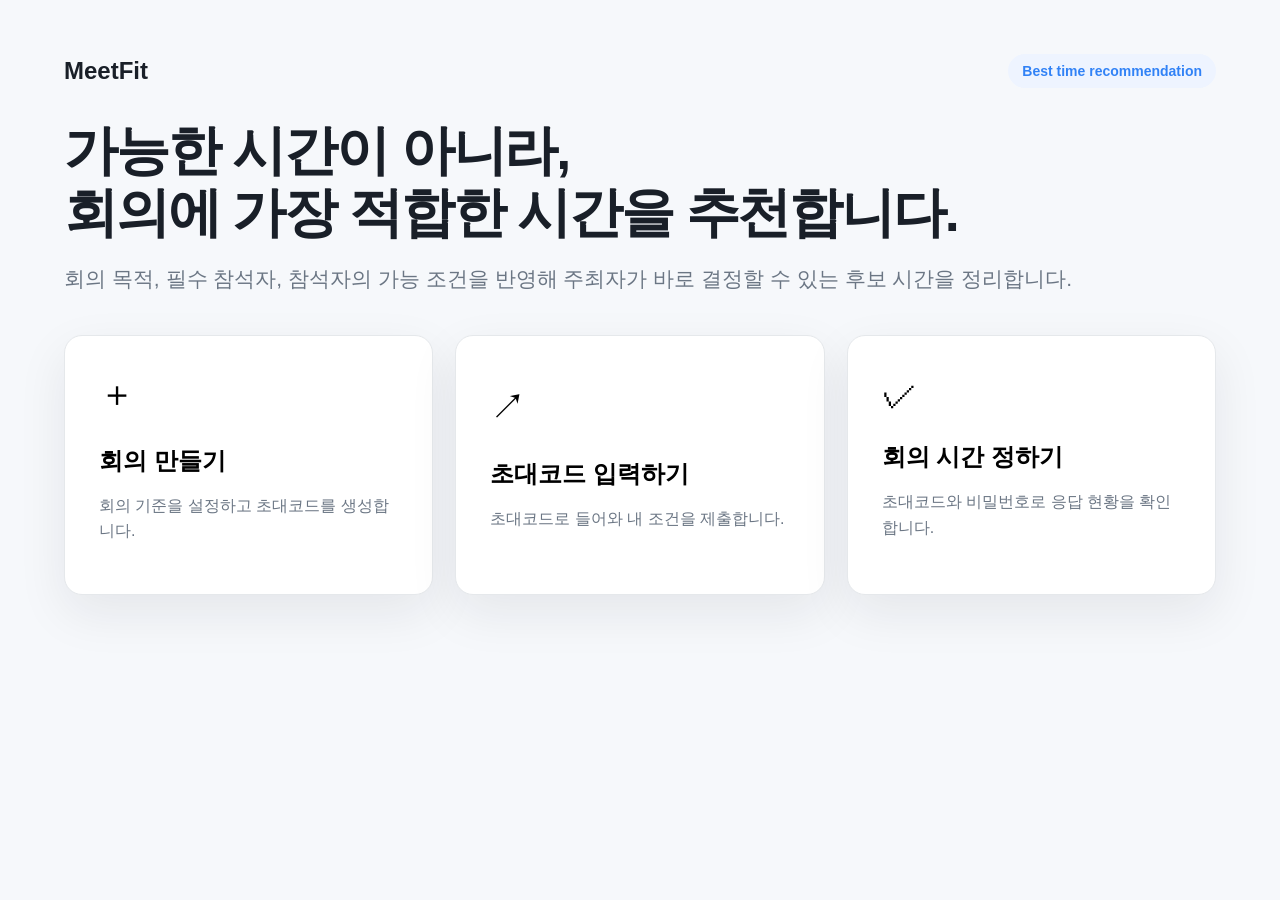
<file: meetfit_manual_calendar_fixed.html>
<!DOCTYPE html>
<html lang="ko">
<head>
  <meta charset="UTF-8" />
  <meta name="viewport" content="width=device-width, initial-scale=1.0" />
  <title>MeetFit</title>
  <style>
    :root{--blue:#3182f6;--blue-2:#eaf3ff;--text:#191f28;--sub:#6b7684;--line:#e5e8eb;--bg:#f6f8fb;--card:#fff;--r:18px;--shadow:0 18px 50px rgba(25,31,40,.08)}
    *{box-sizing:border-box} body{margin:0;background:var(--bg);color:var(--text);font-family:-apple-system,BlinkMacSystemFont,"Segoe UI",Pretendard,"Noto Sans KR",sans-serif} button,input,select{font:inherit} button{border:0;cursor:pointer}.page{display:none;min-height:100vh;padding:54px 64px}.page.active{display:block;animation:fade .22s ease}@keyframes fade{from{opacity:.2;transform:translateY(8px)}to{opacity:1;transform:none}}
    .wrap{max-width:1280px;margin:0 auto}.top{display:flex;justify-content:space-between;align-items:center;margin-bottom:32px}.brand{font-size:24px;font-weight:900}.ghost{height:54px;padding:0 24px;border-radius:14px;background:white;border:1px solid var(--line);font-weight:850;color:var(--text)}.primary{height:58px;padding:0 28px;border-radius:14px;background:var(--blue);color:#fff;font-weight:900}.secondary{height:58px;padding:0 28px;border-radius:14px;background:white;border:1px solid var(--line);font-weight:900}.muted{color:var(--sub)}
    h1{font-size:54px;line-height:1.14;margin:0 0 18px;letter-spacing:-.04em} h2{font-size:38px;margin:0 0 14px;letter-spacing:-.035em} h3{font-size:24px;margin:0 0 10px}.lead{font-size:21px;line-height:1.7;color:var(--sub);margin:0 0 38px}.card{background:var(--card);border:1px solid var(--line);border-radius:var(--r);box-shadow:var(--shadow);padding:34px}.grid3{display:grid;grid-template-columns:repeat(3,1fr);gap:22px}.entry{min-height:240px;text-align:left;transition:.18s}.entry:hover{transform:translateY(-4px);border-color:#bcd6ff}.entry .icon{font-size:36px;margin-bottom:26px}.entry p{color:var(--sub);line-height:1.6}.pill{display:inline-flex;align-items:center;gap:6px;border-radius:99px;background:#eef4ff;color:var(--blue);font-weight:900;padding:9px 14px;font-size:14px}.layout{display:grid;grid-template-columns:380px 1fr;gap:28px;align-items:start}.stack{display:flex;flex-direction:column;gap:18px}.field{display:flex;flex-direction:column;gap:9px;margin-top:20px}.field label{font-weight:900}.field input,.field select{height:58px;border:1px solid var(--line);border-radius:14px;padding:0 18px;background:white}.row{display:grid;grid-template-columns:1fr 1fr;gap:14px}.hostbox{background:#f7f9fc;border:1px solid var(--line);border-radius:16px;padding:18px;display:grid;gap:10px}.hostbox b{font-size:18px}.checkrow{display:flex;align-items:center;gap:12px;margin-top:16px;padding:18px;border:1px solid #bcd6ff;background:#f7fbff;border-radius:14px;font-weight:900}.checkrow input{width:22px;height:22px;accent-color:var(--blue)}.section{margin-bottom:22px}.people-head{display:flex;justify-content:space-between;align-items:center;margin-bottom:22px}.addline{display:grid;grid-template-columns:1fr 1fr auto;gap:12px;margin-bottom:22px}.addline input{height:58px;border:1px solid var(--line);border-radius:14px;padding:0 18px}.people-grid{display:grid;grid-template-columns:1fr 1fr;gap:14px}.person{border:1px solid var(--line);border-radius:16px;padding:16px;display:flex;align-items:center;gap:14px;background:white}.avatar{width:46px;height:46px;border-radius:14px;background:#eef2f7;color:#5f6b7a;display:grid;place-items:center;font-weight:900}.person-info{flex:1}.person-info b{display:block;font-size:17px}.person-info span{color:var(--sub)}.mini-check{width:26px;height:26px;accent-color:var(--blue)}.remove{width:36px;height:36px;border-radius:12px;background:#f2f4f6;color:#6b7684;font-weight:900}.criteria{display:flex;flex-direction:column;gap:12px}.criterion{border:1px solid var(--line);border-radius:15px;background:white;padding:18px;display:grid;grid-template-columns:28px 42px 1fr;gap:12px;align-items:center}.handle{color:#8b95a1}.num{width:30px;height:30px;border-radius:50%;background:var(--blue-2);color:var(--blue);display:grid;place-items:center;font-weight:900}.small{font-size:14px;color:var(--sub);margin-top:3px}.invite-card{border:1px solid #bcd6ff;background:#f7fbff;border-radius:18px;padding:26px;margin-top:22px}.code{font-size:50px;font-weight:950;letter-spacing:.08em;color:var(--blue);margin:14px 0 22px}.btnrow{display:flex;gap:12px;flex-wrap:wrap}.side-tabs{display:flex;flex-direction:column;gap:14px}.tab{width:100%;height:74px;border-radius:16px;text-align:left;padding:0 22px;font-size:20px;font-weight:900;background:#eef4ff;color:var(--blue)}.tab.off{background:transparent;color:#6b7684}.dashboard{display:grid;grid-template-columns:360px 1fr;gap:26px}.status-list{display:flex;flex-direction:column;gap:12px}.status-person{border:1px solid var(--line);border-radius:15px;background:white;padding:16px;display:flex;gap:12px;align-items:center}.badge{border-radius:99px;padding:7px 10px;font-size:13px;font-weight:900;background:#f2f4f6;color:#6b7684}.done{background:#e9f8f2;color:#00a87e}.pending{background:#f2f4f6;color:#6b7684}.bar{height:12px;background:#edf1f6;border-radius:99px;overflow:hidden;margin:14px 0 4px}.bar>div{height:100%;width:50%;background:var(--blue)}.results{display:flex;flex-direction:column;gap:16px}.result{border:1px solid var(--line);border-radius:18px;background:white;padding:26px}.result.best{border-color:#9cc7ff;background:#fbfdff}.result-top{display:flex;justify-content:space-between;gap:20px}.score{font-size:34px;font-weight:950;color:var(--blue);text-align:right}.reason{display:grid;grid-template-columns:1fr 1fr;gap:10px;margin:18px 0}.reason span{background:#f7f9fc;border-radius:12px;padding:12px;font-weight:800;color:#4e5968}.hidden{display:none!important}.modal{position:fixed;inset:0;background:rgba(25,31,40,.38);display:none;align-items:center;justify-content:center;padding:24px;z-index:50}.modal.show{display:flex}.modalbox{width:min(520px,100%);background:white;border-radius:22px;padding:32px;box-shadow:var(--shadow)}
    .phone-wrap{max-width:520px;margin:0 auto}.phone{background:white;border:1px solid var(--line);border-radius:28px;box-shadow:var(--shadow);padding:28px}.progress{height:8px;border-radius:99px;background:#edf1f6;overflow:hidden;margin:18px 0 32px}.progress div{height:100%;background:var(--blue);transition:.2s}.join-step{display:none}.join-step.active{display:block}.choice{width:100%;text-align:left;border:1px solid var(--line);border-radius:18px;background:white;padding:22px;margin:12px 0}.choice.selected,.choice:hover{border-color:#9cc7ff;background:#f7fbff}.choice b{font-size:20px}.choice p{color:var(--sub);margin:8px 0 0}.name-list{display:flex;flex-direction:column;gap:12px}.name-card{border:1px solid var(--line);border-radius:16px;padding:16px;display:flex;align-items:center;gap:14px;transition:.18s}.name-card:not(.disabled){cursor:pointer}.name-card:not(.disabled):hover{border-color:#9cc7ff;background:#f7fbff}.name-card.selected{border:2px solid var(--blue);background:#eff6ff}.name-card.selected .badge{background:var(--blue);color:white}.name-card.disabled{opacity:.48;background:#f7f9fc}.primary:disabled{opacity:.38;cursor:not-allowed;filter:grayscale(.1)}.chips{display:flex;flex-wrap:wrap;gap:10px}.chip{height:46px;padding:0 16px;border-radius:99px;background:#f2f4f6;font-weight:900;color:#6b7684}.chip.on{background:var(--blue);color:white}.confirm-block{border:1px solid var(--line);border-radius:16px;padding:18px;margin:14px 0}.toast{position:fixed;left:50%;bottom:34px;transform:translateX(-50%);background:#191f28;color:white;padding:14px 18px;border-radius:14px;font-weight:850;display:none}.toast.show{display:block;animation:toast 1.3s ease}@keyframes toast{0%{opacity:0;transform:translate(-50%,10px)}20%,80%{opacity:1;transform:translate(-50%,0)}100%{opacity:0;transform:translate(-50%,10px)}}
    @media(max-width:900px){.page{padding:28px 18px}.grid3,.layout,.dashboard{grid-template-columns:1fr}.addline,.people-grid,.reason{grid-template-columns:1fr}h1{font-size:38px}.card{padding:24px}}


    /* ===== layout hotfix: prevent card/input overlap and keep sections visually separated ===== */
    html,body{overflow-x:hidden}
    .wrap{max-width:1360px;width:100%;}
    .layout{grid-template-columns:minmax(420px,460px) minmax(0,1fr);gap:32px;}
    .dashboard{grid-template-columns:minmax(360px,420px) minmax(0,1fr);gap:32px;}
    .layout>* , .dashboard>* , .row>* , .addline>*{min-width:0;}
    .card{overflow:hidden;}
    .field input,.field select,.addline input{width:100%;min-width:0;}
    .row{grid-template-columns:minmax(0,1fr) minmax(0,1fr);gap:14px;}
    .addline{grid-template-columns:minmax(0,1fr) minmax(0,1fr) 160px;align-items:stretch;}
    .addline .secondary{height:58px;white-space:nowrap;}
    .people-grid{grid-template-columns:repeat(2,minmax(0,1fr));}
    .person{min-width:0;}
    .person-info{min-width:0;}
    .person-info b,.person-info span{overflow:hidden;text-overflow:ellipsis;white-space:nowrap;}
    .hostbox{background:#f6f8fb;border-color:#dfe4ea;box-shadow:none;}
    .hostbox .pill{width:max-content;}
    .invite-card{overflow:hidden;}
    .code{font-size:42px;line-height:1.1;word-break:break-all;}
    .btnrow{display:grid;grid-template-columns:repeat(2,minmax(0,1fr));gap:12px;}
    .btnrow button{width:100%;min-width:0;white-space:normal;line-height:1.25;}
    .side-tabs{margin-bottom:22px;}
    .tab{display:flex;align-items:center;}
    .reason{grid-template-columns:repeat(2,minmax(0,1fr));}
    .result-top{align-items:flex-start;}
    .choice b{display:block;font-size:20px;line-height:1.3;margin-bottom:6px;}
    .choice p{display:block;color:var(--sub);font-size:16px;line-height:1.45;margin:0;}

    @media(max-width:1120px){
      .layout,.dashboard{grid-template-columns:1fr;}
      .page{padding:40px 28px;}
    }
    @media(max-width:760px){
      .page{padding:28px 18px;}
      .row,.addline,.people-grid,.reason,.btnrow{grid-template-columns:1fr;}
      .code{font-size:34px;}
      .primary,.secondary,.ghost{height:52px;padding:0 18px;}
      h1{font-size:36px}h2{font-size:30px}
    }


    /* ===== manage page: restored previous dashboard layout ===== */
    .manage-hero{display:flex;justify-content:space-between;gap:28px;margin:28px 0 34px;align-items:flex-start}
    .manage-hero h1{font-size:42px;line-height:1.16;letter-spacing:-.045em;margin:0 0 14px}
    .manage-hero p{font-size:17px;line-height:1.7;color:#4b5563;margin:0;max-width:720px}
    .manage-grid{display:grid;grid-template-columns:390px minmax(0,1fr);gap:26px;align-items:start}
    .mg-setting,.mg-section{background:#fff;border:1px solid var(--line);border-radius:18px;box-shadow:var(--shadow)}
    .mg-setting{position:sticky;top:24px;overflow:hidden}
    .mg-head{padding:24px 26px;border-bottom:1px solid var(--line)}
    .mg-eyebrow{font-weight:900;color:var(--blue);font-size:13px;letter-spacing:.08em;margin-bottom:8px}
    .mg-head h2,.mg-section h2{font-size:24px;margin:0;letter-spacing:-.03em}
    .mg-form{padding:24px 26px}.mg-label{font-weight:900;font-size:14px;margin:18px 0 10px}.mg-input{height:52px;border:1px solid var(--line);border-radius:14px;background:#fafbfc;padding:0 16px;font-weight:800;width:100%;display:flex;align-items:center}.mg-dates{display:grid;grid-template-columns:1fr 1fr;gap:12px}.mg-hint{font-size:13px;color:var(--sub);line-height:1.5;margin-top:10px}.mg-people{display:flex;flex-direction:column;gap:10px}.mg-person{display:flex;align-items:center;gap:12px;border:1px solid var(--line);border-radius:16px;padding:13px 14px;background:#fff}.mg-person.host{background:#f6f8fb}.mg-pinfo{flex:1;min-width:0}.mg-pinfo b{display:block}.mg-pinfo span{font-size:13px;color:var(--sub)}.mg-box{width:22px;height:22px;border-radius:6px;border:1px solid #a8b1bd;display:grid;place-items:center;font-weight:900}.mg-box.on{background:var(--blue);border-color:var(--blue);color:white}.mg-priority{display:flex;flex-direction:column;gap:12px}.mg-priority-item{display:grid;grid-template-columns:22px 34px 1fr;gap:12px;align-items:center;border:1px solid var(--line);border-radius:16px;padding:14px;background:#fff}.mg-order{width:28px;height:28px;border-radius:50%;background:#eaf3ff;color:var(--blue);display:grid;place-items:center;font-weight:900}.mg-priority-item span{font-size:12px;color:var(--sub);line-height:1.35}.mg-right{display:flex;flex-direction:column;gap:22px}.mg-section{padding:24px}.mg-title{display:flex;justify-content:space-between;align-items:center;margin-bottom:22px;gap:16px}.mg-title h2{display:flex;gap:12px;align-items:center}.mg-num{width:36px;height:36px;border-radius:12px;background:#111827;color:#fff;display:grid;place-items:center;font-size:16px}.mg-tag{height:34px;border-radius:999px;background:#f1f5f9;color:#526172;display:inline-flex;align-items:center;padding:0 14px;font-weight:900;font-size:13px;white-space:nowrap}.mg-summary{display:grid;grid-template-columns:repeat(5,minmax(0,1fr));gap:12px}.mg-summary div{border:1px solid var(--line);border-radius:16px;padding:18px;background:#fafbfc}.mg-summary b{font-size:21px;display:block;margin-bottom:8px}.mg-summary span{font-size:13px;color:var(--sub)}.mg-schedule{border:1px solid var(--line);border-radius:18px;overflow:hidden}.mg-row{display:grid;grid-template-columns:120px repeat(5,1fr)}.mg-cell{min-height:58px;border-right:1px solid var(--line);border-bottom:1px solid var(--line);padding:12px;background:#fff;font-weight:900}.mg-cell:last-child{border-right:0}.mg-headcell{background:#fafbfc;text-align:center}.mg-time{color:#64748b;background:#fafbfc}.mg-slot{background:#ecfdf5}.mg-slot.warn{background:#fff7e8}.mg-slot.active{outline:3px solid var(--blue);outline-offset:-3px;background:#eaf3ff}.mg-total{font-size:15px;font-weight:950;line-height:1.25;color:var(--text)}
.mg-required{display:inline-flex;align-items:center;margin-top:8px;padding:5px 8px;border-radius:8px;background:rgba(255,255,255,.72);color:#526172;font-size:12px;font-weight:850;line-height:1.2}.mg-slot.active .mg-required{background:#fff;color:var(--blue)}
    .manage-grid .results .result{border-radius:18px;padding:24px}.manage-grid .result.best{border-color:#99c4ff;background:linear-gradient(180deg,#f8fbff,#fff)}
    @media(max-width:1120px){.manage-grid{grid-template-columns:1fr}.mg-setting{position:relative;top:auto}.mg-summary{grid-template-columns:repeat(2,minmax(0,1fr))}.mg-row{grid-template-columns:78px repeat(5,1fr);font-size:12px}.mg-cell{padding:8px}.manage-hero{display:block}.manage-hero h1{font-size:34px}}
    @media(max-width:760px){.mg-summary{grid-template-columns:1fr}.mg-row{grid-template-columns:64px repeat(5,1fr);font-size:11px}.mg-cell{min-height:54px;padding:6px}.manage-hero h1{font-size:30px}}

  

    /* ===== final polish for manage/create spacing and read-only condition view ===== */
    .hostbox{margin-bottom:28px;}
    .addline{margin-top:22px;margin-bottom:28px;}
    .mg-head{display:flex;align-items:flex-start;justify-content:space-between;gap:16px;margin-bottom:22px;}
    .mg-label.with-action{display:flex;align-items:center;justify-content:space-between;gap:12px;}
    .text-btn{height:38px;padding:0 14px;border-radius:11px;background:#eef4ff;color:var(--blue);font-weight:900;white-space:nowrap;}
    .mg-role-badge{margin-left:auto;border-radius:999px;padding:8px 12px;font-size:13px;font-weight:900;white-space:nowrap;}
    .mg-role-badge.required{background:#eef4ff;color:var(--blue);}
    .mg-role-badge.optional{background:#f2f4f6;color:#6b7684;}
    .mg-priority.readonly .mg-priority-item{grid-template-columns:42px minmax(0,1fr);cursor:default;}
    .mg-priority.readonly .mg-priority-item b{display:block;line-height:1.35;margin-bottom:4px;}
    .mg-priority.readonly .mg-priority-item span{display:block;line-height:1.45;}
    .mg-priority.readonly .handle{display:none;}
    .mg-person.host{padding:18px 20px;background:#f7f9fc;}
    .mg-person.host .mg-tag{margin-left:auto;}


    /* ===== create page criteria drag polish ===== */
    .criteria-header{display:flex;flex-direction:column;gap:8px;margin-bottom:22px;}
    .criteria-header h2{margin:0;}
    .criteria-help{margin:0;color:var(--sub);font-size:15px;line-height:1.55;}
    .criteria{gap:14px;}
    .criterion{grid-template-columns:34px 46px minmax(0,1fr);padding:20px 22px;cursor:grab;transition:transform .16s ease, box-shadow .16s ease, border-color .16s ease, background .16s ease;}
    .criterion:hover{border-color:#bcd6ff;background:#fbfdff;}
    .criterion:active{cursor:grabbing;}
    .criterion.dragging{opacity:.42;transform:scale(.99);}
    .criterion.drag-over{border-color:var(--blue);background:#f7fbff;}
    .criterion .handle{width:34px;height:34px;border-radius:10px;display:grid;place-items:center;color:#8b95a1;background:#f7f9fc;font-size:18px;}
    .criterion b{display:block;line-height:1.35;margin-bottom:4px;}
    .criterion .small{line-height:1.45;margin:0;}
    .num{width:34px;height:34px;}
    .hostbox{margin-bottom:32px;}
    .addline{margin-top:24px;margin-bottom:30px;}

    .access-wrap{max-width:560px;margin:0 auto}.access-card{background:white;border:1px solid var(--line);border-radius:26px;box-shadow:var(--shadow);padding:38px}.access-card h1{font-size:38px;margin:0 0 12px;letter-spacing:-.045em}.access-card .lead{font-size:17px;margin-bottom:28px}.access-help{display:flex;gap:10px;flex-wrap:wrap;margin-top:16px}.access-help span{background:#f2f6ff;color:var(--blue);border-radius:99px;padding:8px 12px;font-weight:850;font-size:13px}.password-row{display:grid;grid-template-columns:1fr 1fr;gap:12px}.invite-meta{margin-top:16px;color:var(--sub);font-size:14px;line-height:1.6}.pass-chip{display:inline-flex;align-items:center;gap:8px;background:#f3f7ff;color:var(--blue);font-weight:900;border-radius:999px;padding:8px 12px;margin-top:10px}

    /* ===== manage criteria inline edit ===== */
    .mg-priority-help{font-size:13px;color:var(--sub);line-height:1.5;margin:0 0 12px;display:none}
    .mg-priority.editing + .mg-priority-help{display:block}
    .mg-priority.editing .mg-priority-item{grid-template-columns:26px 42px minmax(0,1fr);cursor:grab;transition:.16s}
    .mg-priority.editing .mg-priority-item:active{cursor:grabbing}
    .mg-priority.editing .handle{display:block;color:#8b95a1;font-weight:900;text-align:center}
    .mg-priority.editing .mg-priority-item.dragging{opacity:.55;transform:scale(.995)}
    .mg-priority.editing .mg-priority-item.drag-over{border-color:#9cc7ff;background:#f7fbff}
    .mg-priority.readonly .handle{display:none}


    /* ===== fix: manage criteria edit layout should not collapse ===== */
    #manageCriteriaList.editing{gap:12px;}
    #manageCriteriaList.editing .mg-priority-item{
      display:flex !important;
      align-items:center;
      gap:14px;
      min-height:92px;
      padding:18px 20px;
      cursor:grab;
    }
    #manageCriteriaList.editing .mg-priority-item:active{cursor:grabbing;}
    #manageCriteriaList.editing .handle{
      display:grid !important;
      width:26px;
      min-width:26px;
      place-items:center;
      color:#8b95a1;
      font-weight:900;
      font-size:20px;
    }
    #manageCriteriaList.editing .mg-order{
      width:42px;
      height:42px;
      min-width:42px;
      font-size:19px;
    }
    #manageCriteriaList.editing .mg-priority-item > div:last-child{
      flex:1;
      min-width:0;
    }
    #manageCriteriaList.editing .mg-priority-item b{
      display:block;
      font-size:20px;
      line-height:1.35;
      word-break:keep-all;
      overflow-wrap:normal;
      white-space:normal;
      margin-bottom:5px;
    }
    #manageCriteriaList.editing .mg-priority-item span:not(.handle){
      display:block;
      font-size:14px;
      line-height:1.45;
      color:var(--sub);
      word-break:keep-all;
      overflow-wrap:normal;
      white-space:normal;
    }
    #manageCriteriaList.editing .mg-priority-item.dragging{
      opacity:.6;
      box-shadow:0 12px 28px rgba(25,31,40,.12);
      transform:scale(.995);
    }
    #manageCriteriaList.editing .mg-priority-item.drag-over{
      border-color:#9cc7ff;
      background:#f7fbff;
    }
    #manageCriteriaHelp{
      margin:0 0 14px;
      padding:12px 14px;
      border-radius:12px;
      background:#f7fbff;
      color:#4e5968;
    }
    @media(max-width:760px){
      #manageCriteriaList.editing .mg-priority-item{padding:16px;gap:12px;}
      #manageCriteriaList.editing .mg-priority-item b{font-size:18px;}
    }

    /* ===== definitive fix: manage criteria edit cards keep a stable horizontal layout ===== */
    #manageCriteriaList{width:100%;min-width:0;}
    #manageCriteriaList .mg-priority-item{width:100%;min-width:0;}
    #manageCriteriaList.editing .mg-priority-item{
      display:grid !important;
      grid-template-columns:30px 44px minmax(0,1fr) !important;
      align-items:center !important;
      column-gap:14px !important;
      min-height:88px !important;
      padding:18px 20px !important;
      width:100% !important;
      min-width:0 !important;
    }
    #manageCriteriaList.editing .mg-priority-copy{
      display:block !important;
      width:100% !important;
      min-width:0 !important;
      max-width:none !important;
    }
    #manageCriteriaList.editing .mg-priority-copy b,
    #manageCriteriaList.editing .mg-priority-copy span{
      display:block !important;
      width:auto !important;
      max-width:none !important;
      white-space:normal !important;
      word-break:keep-all !important;
      overflow-wrap:break-word !important;
      writing-mode:horizontal-tb !important;
    }
    #manageCriteriaList.editing .mg-priority-copy b{font-size:18px !important;line-height:1.35 !important;margin:0 0 5px !important;}
    #manageCriteriaList.editing .mg-priority-copy span{font-size:13px !important;line-height:1.5 !important;color:var(--sub) !important;}
    #manageCriteriaList.editing .handle{width:30px !important;min-width:30px !important;}
    #manageCriteriaList.editing .mg-order{width:42px !important;height:42px !important;min-width:42px !important;}
    @media(max-width:1120px){
      #manageCriteriaList.editing .mg-priority-item{grid-template-columns:28px 42px minmax(0,1fr) !important;}
    }
    @media(max-width:560px){
      #manageCriteriaList.editing .mg-priority-item{grid-template-columns:24px 38px minmax(0,1fr) !important;padding:15px 14px !important;column-gap:10px !important;}
      #manageCriteriaList.editing .mg-priority-copy b{font-size:16px !important;}
      #manageCriteriaList.editing .mg-priority-copy span{font-size:12px !important;}
    }

  
    /* ===== priority save feedback ===== */
    #recommend{position:relative;transition:min-height .35s ease,padding .35s ease}
    #recommend.is-loading{min-height:520px}
    #recommend.is-loading .mg-title{margin-bottom:0}
    #recommend.is-loading .results{opacity:0;pointer-events:none}
    .recalc-banner{display:none;position:absolute;left:24px;right:24px;top:106px;bottom:24px;align-items:center;justify-content:center;flex-direction:column;gap:16px;border:1px solid #d7e7ff;background:linear-gradient(180deg,#f8fbff,#f3f8ff);border-radius:18px;color:var(--blue);font-weight:900;text-align:center;padding:32px}
    #recommend.is-loading .recalc-banner{display:flex;animation:loadingPanelIn .3s ease both}
    .recalc-spinner{width:42px;height:42px;border:5px solid #d6e7ff;border-top-color:var(--blue);border-radius:50%;animation:spinRecalc .75s linear infinite}
    .recalc-banner span:last-child{font-size:18px;line-height:1.55}
    .results{transition:opacity .2s ease,transform .2s ease}
    .results.updated{animation:resultsUpdated .7s cubic-bezier(.2,.8,.2,1)}
    .result.rank-change{animation:rankPulse .85s ease}
    @keyframes spinRecalc{to{transform:rotate(360deg)}}
    @keyframes loadingPanelIn{from{opacity:0;transform:translateY(10px)}to{opacity:1;transform:none}}
    @keyframes resultsUpdated{0%{opacity:.25;transform:translateY(14px)}100%{opacity:1;transform:none}}
    @keyframes rankPulse{0%{box-shadow:0 0 0 0 rgba(49,130,246,.28)}65%{box-shadow:0 0 0 12px rgba(49,130,246,0)}100%{box-shadow:none}}
    @media(max-width:760px){#recommend.is-loading{min-height:430px}.recalc-banner{left:18px;right:18px;top:96px;bottom:18px}}

    /* ===== recommendation selection + schedule sync ===== */
    .result{position:relative;transition:border-color .2s ease,background .2s ease,box-shadow .2s ease,transform .2s ease}
    .result.selected{border:2px solid #111827 !important;background:#f8fafc !important;box-shadow:0 0 0 4px rgba(17,24,39,.08),0 16px 36px rgba(17,24,39,.10);transform:translateY(-1px)}
    .result.selected .primary{background:#111827}
    .result.selected .primary::before{content:'✓ ';}
    .selection-badge{display:none;position:absolute;right:22px;top:22px;border-radius:999px;padding:8px 12px;background:#111827;color:#fff;font-size:13px;font-weight:900}
    .result.selected .selection-badge{display:inline-flex}
    .result.selected .score{margin-top:42px}
    .mg-slot.active{position:relative;outline:3px solid var(--blue);outline-offset:-3px;background:#eaf3ff;z-index:1}
    .mg-slot.active::after{content:'BEST';position:absolute;right:7px;top:6px;padding:3px 6px;border-radius:999px;background:var(--blue);color:#fff;font-size:9px;font-weight:950;letter-spacing:.04em}


    /* ===== recommendation more button ===== */
    .more-results-wrap{
      display:flex;
      justify-content:center;
      margin-top:18px;
    }
    .more-results-btn{
      width:100%;
      min-height:56px;
      padding:0 24px;
      display:flex;
      align-items:center;
      justify-content:center;
      border:1px solid var(--line);
      border-radius:14px;
      background:#fff;
      color:var(--text);
      font-size:16px;
      font-weight:900;
      line-height:1;
      box-shadow:none;
      transition:background .18s ease,border-color .18s ease,color .18s ease,transform .18s ease;
    }
    .more-results-btn:hover{
      background:#f7f9fc;
      border-color:#cfd7e3;
    }
    .more-results-btn:active{transform:translateY(1px);}


    /* ===== more button icon alignment fix ===== */
    .more-results-btn{
      gap:10px;
      line-height:1.2;
    }
    .more-results-btn #moreResultsText{
      display:inline-flex;
      align-items:center;
      line-height:1.2;
    }
    .more-results-icon{
      width:18px;
      height:18px;
      display:inline-block;
      flex:0 0 18px;
      position:relative;
      transform:translateY(0);
      transition:transform .22s ease;
    }
    .more-results-icon::before,
    .more-results-icon::after{
      content:"";
      position:absolute;
      top:8px;
      width:10px;
      height:2px;
      border-radius:2px;
      background:currentColor;
    }
    .more-results-icon::before{left:1px;transform:rotate(45deg);}
    .more-results-icon::after{right:1px;transform:rotate(-45deg);}
    .more-results-btn.open .more-results-icon{transform:rotate(180deg);}



    /* ===== calendar connection and review flow ===== */
    .calendar-options{display:grid;grid-template-columns:1fr 1fr;gap:14px;margin-top:18px}
    .calendar-option{min-height:124px;border:1px solid var(--line);border-radius:18px;background:#fff;padding:22px;text-align:left;display:flex;flex-direction:column;justify-content:space-between;transition:.18s}
    .calendar-option:hover{border-color:#9cc7ff;background:#f7fbff;transform:translateY(-2px)}
    .calendar-option.selected{border:2px solid var(--blue);background:#eff6ff}
    .calendar-option .calendar-icon{width:44px;height:44px;border-radius:14px;background:#eef4ff;color:var(--blue);display:grid;place-items:center;font-size:23px;margin-bottom:18px}
    .calendar-option b{display:block;font-size:19px;line-height:1.35}
    .calendar-option span{display:block;color:var(--sub);font-size:14px;margin-top:6px;line-height:1.45}
    .calendar-review{border:1px solid var(--line);border-radius:20px;background:#fbfcfe;padding:18px;overflow:hidden;margin:14px 0 18px}
    .calendar-review-head{display:flex;justify-content:space-between;align-items:center;gap:14px;margin-bottom:16px}
    .calendar-review-head h3{margin:0;font-size:20px}
    .calendar-provider{display:inline-flex;align-items:center;gap:8px;border-radius:999px;padding:8px 12px;background:#eef4ff;color:var(--blue);font-weight:900;font-size:13px}
    .mini-calendar{display:grid;grid-template-columns:58px repeat(5,minmax(0,1fr));border:1px solid var(--line);border-radius:16px;overflow:hidden;background:#fff}
    .mini-calendar .mc-cell{position:relative;min-height:76px;padding:12px;border-right:1px solid var(--line);border-bottom:1px solid var(--line);font-size:13px;color:#475569;background:#fff;display:flex;align-items:center;justify-content:center;text-align:center}
    .mini-calendar .mc-cell:nth-child(6n){border-right:0}
    .mini-calendar .mc-head{min-height:48px;background:#f8fafc;font-weight:900;color:#334155}
    .mini-calendar .mc-time{background:#f8fafc;color:#64748b;font-weight:800}
    .mini-calendar .mc-cell.busy{background:#eef4ff;color:var(--blue);font-weight:900}
    .mini-calendar .mc-cell.busy-strong{background:#e2edff;color:#1b64da;font-weight:900}
    .mini-calendar .mc-event{width:100%;height:100%;display:flex;flex-direction:column;align-items:center;justify-content:center;gap:4px;padding:0;font-weight:900;line-height:1.35;background:transparent;color:inherit;border-radius:0}.mini-calendar .mc-event small{display:block;font-size:11px;font-weight:800;line-height:1.2;opacity:.78}
    .mini-calendar .mc-event.green,.mini-calendar .mc-event.blue{background:transparent;color:inherit}
    .calendar-note{margin:14px 0 0;color:var(--sub);font-size:14px;line-height:1.55}
    .manual-only,.calendar-only{display:none}
    .manual-mode .manual-only{display:block}
    .calendar-mode .calendar-only{display:block}
    @media(max-width:760px){.calendar-options{grid-template-columns:1fr}.mini-calendar{grid-template-columns:48px repeat(5,minmax(70px,1fr));overflow-x:auto}.calendar-review{overflow-x:auto}.mini-calendar{min-width:560px}}


    /* participant completion and response-status flow */
    .completion-note{margin:-8px 0 28px;color:var(--sub);font-size:16px;line-height:1.65;}
    .completion-actions{margin-top:26px;}
    .participant-status-head{display:flex;align-items:flex-start;justify-content:space-between;gap:18px;margin-bottom:18px;}
    .participant-status-head .lead{font-size:16px;margin:8px 0 0;}
    .participant-progress{margin:16px 0 30px;}
    .participant-status-list{gap:14px;}
    .participant-status-list .status-person{padding:18px;}
    .participant-status-list .status-person.current-user{border-color:#9cc7ff;background:#f7fbff;}
    .participant-status-list .you-badge{margin-left:8px;background:#eef4ff;color:var(--blue);border-radius:999px;padding:4px 8px;font-size:12px;font-weight:900;}
    .status-notice{margin-top:24px;padding:18px;border-radius:14px;background:#f7f9fc;color:var(--sub);font-size:15px;line-height:1.55;}
    @media(max-width:760px){.participant-status-head{align-items:flex-start}.participant-status-head .pill{flex-shrink:0}.completion-actions{grid-template-columns:1fr;}}
  
    /* ===== hourly calendar grid: one row equals one hour ===== */
    .mini-calendar.hourly{
      display:grid;
      grid-template-columns:74px repeat(5,minmax(0,1fr));
      grid-template-rows:58px repeat(10,72px);
      border:1px solid var(--line);
      border-radius:18px;
      overflow:hidden;
      background:#fff;
      position:relative;
    }
    .mini-calendar.hourly .mc-cell{
      min-height:0;
      padding:10px;
      border-right:1px solid var(--line);
      border-bottom:1px solid var(--line);
      background:#fff;
      display:flex;
      align-items:center;
      justify-content:center;
      text-align:center;
      color:#475569;
      font-size:13px;
      position:relative;
      z-index:1;
    }
    .mini-calendar.hourly .mc-cell:nth-child(6n){border-right:0}
    .mini-calendar.hourly .mc-head{background:#f8fafc;font-weight:900;color:#334155;font-size:14px}
    .mini-calendar.hourly .mc-time{background:#f8fafc;color:#64748b;font-weight:850;font-size:14px}
    .mini-calendar.hourly .mc-event-block{
      margin:6px;
      border-radius:12px;
      background:#eaf3ff;
      color:var(--blue);
      font-weight:900;
      display:flex;
      flex-direction:column;
      align-items:center;
      justify-content:center;
      text-align:center;
      line-height:1.35;
      padding:8px;
      z-index:3;
      box-shadow:inset 0 0 0 1px rgba(49,130,246,.08);
    }
    .mini-calendar.hourly .mc-event-block small{display:block;margin-top:4px;font-size:11px;font-weight:800;opacity:.78}
    @media(max-width:760px){
      .calendar-review{overflow-x:auto}
      .mini-calendar.hourly{min-width:720px;grid-template-columns:64px repeat(5,minmax(118px,1fr));grid-template-rows:54px repeat(10,66px)}
    }

  

    /* ===== direct input schedule calendar ===== */
    .manual-calendar-wrap{margin-bottom:18px;overflow-x:auto;border:1px solid var(--line);border-radius:16px;background:#fff}
    .manual-calendar-head{display:flex;justify-content:space-between;align-items:center;gap:12px;padding:18px 18px 14px;border-bottom:1px solid var(--line)}
    .manual-calendar-head h3{margin:0;font-size:20px}
    .manual-calendar-help{margin:0;color:var(--sub);font-size:13px;line-height:1.45;text-align:right}
    .manual-calendar{display:grid;grid-template-columns:64px repeat(5,minmax(82px,1fr));min-width:540px;user-select:none}
    .manual-calendar .manual-cell{min-height:52px;border-right:1px solid var(--line);border-bottom:1px solid var(--line);display:flex;align-items:center;justify-content:center;padding:7px;background:#fff;color:#4e5968;font-size:13px;font-weight:800;transition:background .12s,border-color .12s,color .12s}
    .manual-calendar .manual-cell:nth-child(6n){border-right:0}
    .manual-calendar .manual-head,.manual-calendar .manual-time{background:#f8fafc;color:#64748b;font-weight:900;cursor:default}
    .manual-calendar button.manual-slot{border:0;cursor:pointer;position:relative}
    .manual-calendar button.manual-slot:hover{background:#f3f8ff}
    .manual-calendar button.manual-slot.selected{background:var(--blue);color:#fff;box-shadow:inset 0 0 0 1px rgba(255,255,255,.22)}
    .manual-calendar button.manual-slot.selected::after{content:'가능';font-size:12px;font-weight:900}
    .manual-calendar-legend{display:flex;align-items:center;gap:8px;padding:12px 18px 16px;color:var(--sub);font-size:13px;font-weight:800}
    .manual-calendar-legend i{width:14px;height:14px;border-radius:4px;background:var(--blue);display:inline-block}
    @media(max-width:760px){.manual-calendar-head{align-items:flex-start;flex-direction:column}.manual-calendar-help{text-align:left}.manual-calendar{grid-template-columns:56px repeat(5,minmax(76px,1fr));min-width:480px}}


    /* ===== manual input calendar layout fix ===== */
    .join-step[data-step="4"]{width:100%;min-width:0}
    #conditionFlow{width:100%;min-width:0}
    #conditionFlow.manual-mode .calendar-only{display:none}
    #conditionFlow.manual-mode .manual-only{display:block}
    #conditionFlow.calendar-mode .calendar-only{display:block}
    #conditionFlow.calendar-mode .manual-only{display:none}
    .manual-calendar-wrap{width:100%;max-width:100%;overflow-x:auto}
    .manual-calendar-head>div{min-width:0}
    .manual-clear-btn{height:44px;padding:0 16px;flex:0 0 auto}
    .manual-calendar{width:100%;min-width:620px}
    .manual-calendar .manual-cell{min-height:56px}
    .manual-calendar button.manual-slot.selected::after{content:'가능';white-space:nowrap}
    @media(max-width:760px){.manual-calendar-head{display:flex;align-items:flex-start;gap:14px}.manual-clear-btn{width:100%}.phone{padding:22px}.join-step h2{word-break:keep-all}}
  </style>
</head>
<body>
  <section id="home" class="page active">
    <div class="wrap">
      <div class="top"><div class="brand">MeetFit</div><span class="pill">Best time recommendation</span></div>
      <h1>가능한 시간이 아니라,<br/>회의에 가장 적합한 시간을 추천합니다.</h1>
      <p class="lead">회의 목적, 필수 참석자, 참석자의 가능 조건을 반영해 주최자가 바로 결정할 수 있는 후보 시간을 정리합니다.</p>
      <div class="grid3">
        <button class="card entry" onclick="go('create')"><div class="icon">＋</div><h3>회의 만들기</h3><p>회의 기준을 설정하고 초대코드를 생성합니다.</p></button>
        <button class="card entry" onclick="startJoin()"><div class="icon">↗</div><h3>초대코드 입력하기</h3><p>초대코드로 들어와 내 조건을 제출합니다.</p></button>
        <button class="card entry" onclick="startManageGate()"><div class="icon">✓</div><h3>회의 시간 정하기</h3><p>초대코드와 비밀번호로 응답 현황을 확인합니다.</p></button>
      </div>
    </div>
  </section>

  <section id="create" class="page">
    <div class="wrap">
      <button class="ghost" onclick="go('home')">← 홈으로</button>
      <div class="layout" style="margin-top:28px">
        <aside class="card">
          <h2>회의 만들기</h2>
          <p class="muted">회의 시간 추천에 필요한 기준을 설정합니다.</p>
          <div class="field"><label>회의명</label><input id="meetingTitle" value="프로젝트 킥오프" oninput="syncMeeting()"></div>
          <div class="field">
            <label>회의 목적</label>
            <select id="meetingPurpose" onchange="handlePurposeChange()">
              <option>킥오프</option>
              <option>의사결정</option>
              <option>브레인스토밍</option>
              <option>진행 상황 공유</option>
              <option>회고</option>
              <option>기타</option>
            </select>
            <input id="customPurpose" type="text" class="conditional-input hidden" placeholder="회의 목적을 입력해주세요" oninput="syncMeeting()">
          </div>
          <div class="row"><div class="field"><label>시작일</label><input id="startDate" value="07/13" oninput="syncMeeting()"></div><div class="field"><label>종료일</label><input id="endDate" value="07/17" oninput="syncMeeting()"></div></div>
          <div class="field">
            <label>회의 길이</label>
            <select id="meetingLength" onchange="handleLengthChange()">
              <option>30분</option>
              <option selected>1시간</option>
              <option>1시간 30분</option>
              <option>2시간</option>
              <option>2시간 30분</option>
              <option>3시간</option>
              <option>기타</option>
            </select>
            <input id="customLength" type="text" class="conditional-input hidden" placeholder="예: 45분, 3시간 30분" oninput="syncMeeting()">
          </div>
          <div class="field"><label>관리 비밀번호</label><input id="meetingPassword" type="password" value="2407" oninput="syncAccessInfo()" placeholder="회의 시간 정하기에서 사용"></div>
          <hr style="border:0;border-top:1px solid var(--line);margin:28px 0">
          <h3>주최자 정보</h3>
          <div class="field"><label>내 이름</label><input id="hostName" value="박서연" oninput="syncHost()"></div>
          <div class="field"><label>역할</label><input id="hostRole" value="PM" oninput="syncHost()"></div>
          <label class="checkrow"><input id="hostEssential" type="checkbox" checked onchange="syncHost()">저는 필수 참석자입니다.</label>
          <button class="primary" style="width:100%;margin-top:24px" onclick="showInvite()">회의 정보 저장하기</button>
          <div id="createdInvite" class="invite-card hidden"><span class="pill">초대코드</span><div class="code">XCZ7NS</div><div class="pass-chip">비밀번호 <span id="createdPassword">2407</span></div><div class="btnrow"><button class="secondary" onclick="copyToast()">링크 복사</button><button class="secondary" onclick="copyCodeToast()">코드 복사</button><button class="primary" onclick="go('manage')">회의 시간 정하기</button></div></div>
        </aside>
        <main class="stack">
          <div class="card">
            <div class="people-head"><div><h2>참가자 추가</h2><p class="muted">주최자를 포함해 참석자를 관리합니다.</p></div><span class="pill" id="totalCount">총 6명</span></div>
            <div class="hostbox"><span class="pill">HOST</span><b id="hostPreviewName">박서연</b><span id="hostPreviewRole" class="muted">PM · 필수 참석자</span></div>
            <div class="addline"><input id="newName" placeholder="이름"><input id="newRole" placeholder="역할"><button class="secondary" onclick="addPerson()">참가자 추가</button></div>
            <div id="peopleList" class="people-grid"></div>
          </div>
          <div class="card">
            <div class="criteria-header"><h2>추천 기준 우선순위</h2><p class="criteria-help">회의에 중요한 기준을 위로 드래그하여 추천 우선순위를 변경해보세요.</p></div>
            <div id="criteriaList" class="criteria"></div>
          </div>
        </main>
      </div>
    </div>
  </section>

  <section id="manageGate" class="page">
    <div class="wrap">
      <button class="ghost" onclick="go('home')">← 홈으로</button>
      <div class="access-wrap" style="margin-top:28px">
        <div class="access-card">
          <h1>회의 정보를 입력해주세요.</h1>
          <p class="lead">주최자만 회의 응답 현황과 추천 결과를 확인할 수 있습니다.</p>
          <div class="field"><label>초대코드</label><input id="manageCodeInput" value="XCZ7NS" placeholder="초대코드 입력" oninput="checkManageGate()"></div>
          <div class="field"><label>관리 비밀번호</label><input id="managePasswordInput" type="text" value="2407" placeholder="비밀번호 입력" oninput="checkManageGate()"></div>
          <button id="manageEnterBtn" class="primary" style="width:100%;margin-top:22px" onclick="enterManage()" disabled>회의 시간 정하기</button>
        </div>
      </div>
    </div>
  </section>

  <section id="manage" class="page">
    <div class="wrap">
      <button class="ghost" onclick="go('home')">← 홈으로</button>
      <div class="manage-hero">
        <div>
          <h1>가능한 시간이 아니라,<br>회의에 가장 적합한 시간을 추천합니다.</h1>
          <p>참석자의 응답 현황과 필수 참석자, 회의 목적, 추천 기준을 함께 비교해 가장 적합한 후보 시간을 확인합니다.</p>
        </div>
        <div class="invite-card" style="min-width:280px;margin-top:0">
          <span class="pill">초대코드</span>
          <div class="code" style="font-size:36px">XCZ7NS</div>
          <div class="btnrow"><button class="secondary" onclick="copyToast()">링크 복사</button><button class="secondary" onclick="copyCodeToast()">코드 복사</button></div>
        </div>
      </div>

      <div class="manage-grid">
        <aside class="mg-setting">
          <div class="mg-head"><div><div class="mg-eyebrow">MEETING</div><h2>회의 조건</h2></div><button class="text-btn" onclick="go('create')">조건 수정</button></div>
          <div class="mg-form">
            <div class="mg-label">회의명</div><div class="mg-input">프로젝트 킥오프</div>
            <div class="mg-label">회의 진행 기간</div><div class="mg-dates"><div id="manageStartDate" class="mg-input">07/13</div><div id="manageEndDate" class="mg-input">07/17</div></div>
            <div class="mg-label">회의 길이</div><div id="manageMeetingLength" class="mg-input">1시간</div>
            <div class="mg-label">주최자</div>
            <div class="mg-person host"><div class="avatar">박</div><div class="mg-pinfo"><b>박서연</b><span>PM · 필수 참석자</span></div><span class="mg-tag">HOST</span></div>
            <div class="mg-label">참석자</div>
            <div class="mg-people">
              <div class="mg-person"><div class="avatar">김</div><div class="mg-pinfo"><b>김민준</b><span>PM</span></div><span class="mg-role-badge required">필수</span></div>
              <div class="mg-person"><div class="avatar">이</div><div class="mg-pinfo"><b>이지훈</b><span>Developer</span></div><span class="mg-role-badge required">필수</span></div>
              <div class="mg-person"><div class="avatar">최</div><div class="mg-pinfo"><b>최유진</b><span>Marketing</span></div><span class="mg-role-badge optional">선택</span></div>
              <div class="mg-person"><div class="avatar">한</div><div class="mg-pinfo"><b>한도윤</b><span>Operation</span></div><span class="mg-role-badge optional">선택</span></div>
              <div class="mg-person"><div class="avatar">정</div><div class="mg-pinfo"><b>정수민</b><span>Content</span></div><span class="mg-role-badge required">필수</span></div>
            </div>
            <div class="mg-label with-action"><span>추천 기준 우선순위</span><button id="manageCriteriaBtn" class="text-btn" onclick="toggleManageCriteriaEdit()">우선순위 수정</button></div>
            <p id="manageCriteriaHelp" class="mg-priority-help">회의에 중요한 기준을 위로 드래그하여 추천 우선순위를 변경해보세요.</p>
            <div id="manageCriteriaList" class="mg-priority readonly">
              <div class="mg-priority-item"><div class="mg-order">1</div><div class="mg-priority-copy"><b>필수 참석자 우선</b><span>꼭 참석해야 하는 사람이 모두 가능한 시간을 우선 추천</span></div></div>
              <div class="mg-priority-item"><div class="mg-order">2</div><div class="mg-priority-copy"><b>참석률 최대</b><span>가능한 많은 사람이 참석할 수 있는 시간 우선</span></div></div>
              <div class="mg-priority-item"><div class="mg-order">3</div><div class="mg-priority-copy"><b>회의 목적에 맞는 시간</b><span>회의 목적과 잘 맞는 시간대 반영</span></div></div>
              <div class="mg-priority-item"><div class="mg-order">4</div><div class="mg-priority-copy"><b>반복 일정 패턴 고려</b><span>자주 잡히는 고정 일정 패턴 반영</span></div></div>
              <div class="mg-priority-item"><div class="mg-order">5</div><div class="mg-priority-copy"><b>가장 빠른 일정</b><span>가능한 빠르게 진행 가능한 시간 우선</span></div></div>
            </div>
          </div>
        </aside>

        <main class="mg-right">
          <section id="status" class="mg-section">
            <div class="mg-title"><h2><span class="mg-num">1</span>응답 현황을 확인합니다</h2><span class="mg-tag">3 / 5 제출</span></div>
            <div class="bar"><div style="width:60%"></div></div>
            <div id="statusList" class="status-list"></div>
          </section>

          <section class="mg-section">
            <div class="mg-title"><h2><span class="mg-num">2</span>조건을 먼저 수집합니다</h2><span class="mg-tag">회의 목적 · 기간 · 필수 참석자</span></div>
            <div class="mg-summary"><div><b id="summaryDates">07/13 - 07/17</b><span>회의 진행 가능 기간</span></div><div><b id="summaryMeetingLength">1시간</b><span>회의 길이</span></div><div><b id="summaryTotalPeople">6명</b><span>주최자 포함 참석자</span></div><div><b id="summaryRequiredPeople">4명</b><span>필수 참석자</span></div><div><b id="summaryPurpose">킥오프</b><span>회의 목적</span></div></div>
          </section>

          <section class="mg-section">
            <div class="mg-title"><h2><span class="mg-num">3</span>후보 시간을 비교합니다</h2><span class="mg-tag">전체 참석 가능 인원 · 필수 참석 가능 인원</span></div>
            <div class="mg-schedule">
              <div class="mg-row"><div class="mg-cell mg-headcell">시간</div><div class="mg-cell mg-headcell">07/13(월)</div><div class="mg-cell mg-headcell">07/14(화)</div><div class="mg-cell mg-headcell">07/15(수)</div><div class="mg-cell mg-headcell">07/16(목)</div><div class="mg-cell mg-headcell">07/17(금)</div></div>
              <div class="mg-row"><div class="mg-cell mg-time">10:00</div><div class="mg-cell mg-slot active"><div class="mg-total">전체 5/6 가능</div><div class="mg-required">필수 4/4 가능</div></div><div class="mg-cell mg-slot warn"><div class="mg-total">전체 5/6 가능</div><div class="mg-required">필수 2/4 가능</div></div><div class="mg-cell mg-slot"><div class="mg-total">전체 5/6 가능</div><div class="mg-required">필수 4/4 가능</div></div><div class="mg-cell mg-slot"><div class="mg-total">전체 5/6 가능</div><div class="mg-required">필수 2/4 가능</div></div><div class="mg-cell mg-slot"><div class="mg-total">전체 5/6 가능</div><div class="mg-required">필수 3/4 가능</div></div></div>
              <div class="mg-row"><div class="mg-cell mg-time">14:00</div><div class="mg-cell mg-slot warn"><div class="mg-total">전체 5/6 가능</div><div class="mg-required">필수 2/4 가능</div></div><div class="mg-cell mg-slot"><div class="mg-total">전체 4/6 가능</div><div class="mg-required">필수 3/4 가능</div></div><div class="mg-cell mg-slot"><div class="mg-total">전체 6/6 가능</div><div class="mg-required">필수 4/4 가능</div></div><div class="mg-cell mg-slot warn"><div class="mg-total">전체 5/6 가능</div><div class="mg-required">필수 2/4 가능</div></div><div class="mg-cell mg-slot warn"><div class="mg-total">전체 5/6 가능</div><div class="mg-required">필수 1/4 가능</div></div></div>
              <div class="mg-row"><div class="mg-cell mg-time">16:00</div><div class="mg-cell mg-slot warn"><div class="mg-total">전체 5/6 가능</div><div class="mg-required">필수 2/4 가능</div></div><div class="mg-cell mg-slot"><div class="mg-total">전체 5/6 가능</div><div class="mg-required">필수 3/4 가능</div></div><div class="mg-cell mg-slot"><div class="mg-total">전체 5/6 가능</div><div class="mg-required">필수 3/4 가능</div></div><div class="mg-cell mg-slot"><div class="mg-total">전체 6/6 가능</div><div class="mg-required">필수 3/4 가능</div></div><div class="mg-cell mg-slot warn"><div class="mg-total">전체 4/6 가능</div><div class="mg-required">필수 2/4 가능</div></div></div>
            </div>
          </section>

          <section id="recommend" class="mg-section">
            <div class="mg-title"><h2><span class="mg-num">4</span>가장 적합한 시간을 순서대로 추천합니다</h2></div>
            <div id="recalcBanner" class="recalc-banner"><span class="recalc-spinner"></span><span id="recalcText">우선순위를 반영해 추천 결과를 다시 계산하고 있어요.</span></div>
            <div class="results" id="results"></div>
            <div class="more-results-wrap"><button id="moreResultsBtn" class="more-results-btn" onclick="toggleMore()"><span id="moreResultsText">다른 후보 시간 더보기</span><span class="more-results-icon" aria-hidden="true"></span></button></div>
          </section>

          <section id="confirm" class="mg-section">
            <div class="mg-title"><h2><span class="mg-num">5</span>일정 확정</h2></div>
            <div id="shareArea" class="hidden invite-card"><h3>회의 시간이 확정되었습니다.</h3><p class="muted">07/15(수) 10:00 ~ 11:00</p><button class="primary" onclick="copyToast()">확정 일정 링크 복사</button></div>
          </section>
        </main>
      </div>
    </div>
  </section>

  <section id="join" class="page">
    <div class="phone-wrap">
      <button class="ghost" onclick="joinPrev()">← 이전</button>
      <button class="ghost" style="float:right" onclick="go('home')">처음으로</button>
      <div style="clear:both"></div>
      <div class="phone" style="margin-top:22px">
        <div class="progress"><div id="joinProgress" style="width:16%"></div></div>
        <div class="join-step active" data-step="0"><h2>초대코드를 입력해주세요.</h2><p class="lead">받은 초대코드로 회의에 참여합니다.</p><div class="field"><input value="XCZ7NS"></div><button class="primary" style="width:100%;margin-top:20px" onclick="joinNext()">참여하기</button></div>
        <div class="join-step" data-step="1"><h2>회의 정보를 확인해주세요.</h2><div class="confirm-block"><b id="joinTitle">프로젝트 킥오프</b><p class="muted"><span id="joinDates">07/13 ~ 07/17</span> · <span id="joinLength">1시간</span></p></div><h3>누구신가요?</h3><div class="name-list" id="identityList"></div><button id="identityNext" class="primary" style="width:100%;margin-top:20px" onclick="joinNext()" disabled>다음</button></div>
        <div class="join-step" data-step="2"><h2>입력 방식을 선택해주세요.</h2><button class="choice" onclick="selectMethod('calendar')"><b>📅 캘린더 가져오기</b><p>등록된 일정을 확인하고 조건만 추가합니다.</p></button><button class="choice" onclick="selectMethod('manual')"><b>✍️ 직접 입력하기</b><p>가능한 요일과 조건을 직접 선택합니다.</p></button></div>
        <div class="join-step" data-step="3"><h2>연결할 캘린더를 선택해주세요.</h2><p class="lead">일정을 불러올 캘린더 하나를 선택합니다.</p><div class="calendar-options"><button class="calendar-option" data-provider="Google Calendar" onclick="selectCalendar('Google Calendar',this)"><span class="calendar-icon">G</span><div><b>Google Calendar</b><span>Google 계정의 일정을 확인합니다.</span></div></button><button class="calendar-option" data-provider="기본 캘린더" onclick="selectCalendar('기본 캘린더',this)"><span class="calendar-icon">▦</span><div><b>기본 캘린더</b><span>기기에 저장된 일정을 확인합니다.</span></div></button></div></div>
        <div class="join-step" data-step="4">
          <div id="conditionFlow" class="calendar-mode">
            <h2 id="conditionTitle">일정을 확인해주세요.</h2>

            <div class="calendar-only">
              <div class="calendar-review">
                <div class="calendar-review-head">
                  <h3>불러온 일정</h3>
                  <span class="calendar-provider" id="calendarProviderText">Google Calendar</span>
                </div>
                <div class="mini-calendar hourly">
                  <div class="mc-cell mc-head" style="grid-column:1;grid-row:1">시간</div>
                  <div class="mc-cell mc-head" style="grid-column:2;grid-row:1">월</div>
                  <div class="mc-cell mc-head" style="grid-column:3;grid-row:1">화</div>
                  <div class="mc-cell mc-head" style="grid-column:4;grid-row:1">수</div>
                  <div class="mc-cell mc-head" style="grid-column:5;grid-row:1">목</div>
                  <div class="mc-cell mc-head" style="grid-column:6;grid-row:1">금</div>

                  <div class="mc-cell mc-time" style="grid-column:1;grid-row:2">09:00</div>
                  <div class="mc-cell mc-time" style="grid-column:1;grid-row:3">10:00</div>
                  <div class="mc-cell mc-time" style="grid-column:1;grid-row:4">11:00</div>
                  <div class="mc-cell mc-time" style="grid-column:1;grid-row:5">12:00</div>
                  <div class="mc-cell mc-time" style="grid-column:1;grid-row:6">13:00</div>
                  <div class="mc-cell mc-time" style="grid-column:1;grid-row:7">14:00</div>
                  <div class="mc-cell mc-time" style="grid-column:1;grid-row:8">15:00</div>
                  <div class="mc-cell mc-time" style="grid-column:1;grid-row:9">16:00</div>
                  <div class="mc-cell mc-time" style="grid-column:1;grid-row:10">17:00</div>
                  <div class="mc-cell mc-time" style="grid-column:1;grid-row:11">18:00</div>

                  <div class="mc-cell" style="grid-column:2;grid-row:2"></div><div class="mc-cell" style="grid-column:3;grid-row:2"></div><div class="mc-cell" style="grid-column:4;grid-row:2"></div><div class="mc-cell" style="grid-column:5;grid-row:2"></div><div class="mc-cell" style="grid-column:6;grid-row:2"></div>
                  <div class="mc-cell" style="grid-column:2;grid-row:3"></div><div class="mc-cell" style="grid-column:3;grid-row:3"></div><div class="mc-cell" style="grid-column:4;grid-row:3"></div><div class="mc-cell" style="grid-column:5;grid-row:3"></div><div class="mc-cell" style="grid-column:6;grid-row:3"></div>
                  <div class="mc-cell" style="grid-column:2;grid-row:4"></div><div class="mc-cell" style="grid-column:3;grid-row:4"></div><div class="mc-cell" style="grid-column:4;grid-row:4"></div><div class="mc-cell" style="grid-column:5;grid-row:4"></div><div class="mc-cell" style="grid-column:6;grid-row:4"></div>
                  <div class="mc-cell" style="grid-column:2;grid-row:5"></div><div class="mc-cell" style="grid-column:3;grid-row:5"></div><div class="mc-cell" style="grid-column:4;grid-row:5"></div><div class="mc-cell" style="grid-column:5;grid-row:5"></div><div class="mc-cell" style="grid-column:6;grid-row:5"></div>
                  <div class="mc-cell" style="grid-column:2;grid-row:6"></div><div class="mc-cell" style="grid-column:3;grid-row:6"></div><div class="mc-cell" style="grid-column:4;grid-row:6"></div><div class="mc-cell" style="grid-column:5;grid-row:6"></div><div class="mc-cell" style="grid-column:6;grid-row:6"></div>
                  <div class="mc-cell" style="grid-column:2;grid-row:7"></div><div class="mc-cell" style="grid-column:3;grid-row:7"></div><div class="mc-cell" style="grid-column:4;grid-row:7"></div><div class="mc-cell" style="grid-column:5;grid-row:7"></div><div class="mc-cell" style="grid-column:6;grid-row:7"></div>
                  <div class="mc-cell" style="grid-column:2;grid-row:8"></div><div class="mc-cell" style="grid-column:3;grid-row:8"></div><div class="mc-cell" style="grid-column:4;grid-row:8"></div><div class="mc-cell" style="grid-column:5;grid-row:8"></div><div class="mc-cell" style="grid-column:6;grid-row:8"></div>
                  <div class="mc-cell" style="grid-column:2;grid-row:9"></div><div class="mc-cell" style="grid-column:3;grid-row:9"></div><div class="mc-cell" style="grid-column:4;grid-row:9"></div><div class="mc-cell" style="grid-column:5;grid-row:9"></div><div class="mc-cell" style="grid-column:6;grid-row:9"></div>
                  <div class="mc-cell" style="grid-column:2;grid-row:10"></div><div class="mc-cell" style="grid-column:3;grid-row:10"></div><div class="mc-cell" style="grid-column:4;grid-row:10"></div><div class="mc-cell" style="grid-column:5;grid-row:10"></div><div class="mc-cell" style="grid-column:6;grid-row:10"></div>
                  <div class="mc-cell" style="grid-column:2;grid-row:11"></div><div class="mc-cell" style="grid-column:3;grid-row:11"></div><div class="mc-cell" style="grid-column:4;grid-row:11"></div><div class="mc-cell" style="grid-column:5;grid-row:11"></div><div class="mc-cell" style="grid-column:6;grid-row:11"></div>

                  <div class="mc-event-block" style="grid-column:3;grid-row:3">팀 스크럼</div>
                  <div class="mc-event-block" style="grid-column:6;grid-row:3">팀 스크럼</div>
                  <div class="mc-event-block" style="grid-column:2;grid-row:7">디자인팀 회의</div>
                  <div class="mc-event-block" style="grid-column:3;grid-row:9">프로젝트 리뷰</div>
                  <div class="mc-event-block" style="grid-column:5;grid-row:8 / span 2"><span>고객 미팅</span><small>15:00–17:00</small></div>
                </div>
                <p class="calendar-note">등록된 일정과 겹치는 시간은 후보 시간에서 제외됩니다.</p>
              </div>
            </div>

            <div class="manual-only">
              <div class="manual-calendar-wrap">
                <div class="manual-calendar-head">
                  <div>
                    <h3>내가 가능한 시간을 선택해주세요.</h3>
                    <p class="manual-calendar-help">일정을 추가하는 것이 아니라, 회의에 참석 가능한 시간 칸을 선택합니다.</p>
                  </div>
                  <button type="button" class="secondary manual-clear-btn" onclick="clearManualSchedule()">선택 초기화</button>
                </div>
                <div id="manualScheduleCalendar" class="manual-calendar" aria-label="가능한 시간 선택 캘린더"></div>
                <div class="manual-calendar-legend"><i></i><span>파란색 칸이 내가 회의에 참석할 수 있는 시간입니다.</span></div>
              </div>
            </div>

            <div class="confirm-block">
              <h3>추가로 반영할 조건</h3>
              <div class="chips"><button class="chip on">오전 선호</button><button class="chip on">점심 직후 제외</button><button class="chip">회의 연속 회피</button><button class="chip on">꼭 참석 필요</button></div>
            </div>
            <button class="primary" style="width:100%" onclick="joinNext()">다음</button>
          </div>
        </div>
        <div class="join-step" data-step="5"><h2>이 조건으로 제출할까요?</h2><div class="confirm-block"><h3>참가자</h3><p class="muted" id="selectedIdentityText">선택한 참가자 정보가 표시됩니다.</p></div><div class="confirm-block"><h3>입력 방식</h3><p class="muted" id="methodText">직접 입력하기</p></div><div class="confirm-block"><h3>반영된 조건</h3><p class="muted" id="conditionSummaryText">오전 선호 · 점심 직후 제외 · 꼭 참석 필요</p></div><button class="primary" style="width:100%" onclick="submitJoin()">조건 제출</button></div>
        <div class="join-step" data-step="6">
          <h2>제출이 완료되었습니다.</h2>
          <p class="lead" id="doneText">최유진님의 조건이 반영되었습니다.</p>
          <p class="completion-note">주최자가 모든 응답을 확인한 뒤 회의 시간을 확정할 예정입니다.</p>
          <div class="btnrow completion-actions">
            <button class="secondary" onclick="go('home')">홈으로</button>
            <button class="primary" onclick="showParticipantStatus()">응답 현황 보기</button>
          </div>
        </div>
        <div class="join-step" data-step="7">
          <div class="participant-status-head">
            <div>
              <h2>응답 현황</h2>
              <p class="lead">참가자들의 일정 제출 상태를 확인할 수 있습니다.</p>
            </div>
            <span id="participantStatusCount" class="pill">0 / 0 제출</span>
          </div>
          <div class="bar participant-progress"><div id="participantStatusBar" style="width:0%"></div></div>
          <div id="participantStatusList" class="status-list participant-status-list"></div>
          <div class="status-notice">회의 시간은 모든 응답을 확인한 뒤 주최자가 확정합니다.</div>
          <div class="btnrow completion-actions">
            <button class="secondary" onclick="refreshParticipantStatus()">새로고침</button>
            <button class="primary" onclick="go('home')">홈으로</button>
          </div>
        </div>
      </div>
    </div>
  </section>
  <div id="toast" class="toast">복사되었습니다.</div>
<script>
  const state={host:{name:'박서연',role:'PM',essential:true}, people:[{name:'김민준',role:'PM',essential:true,done:true,conditions:'Google Calendar · 오전 선호 · 점심 제외'},{name:'이지훈',role:'Developer',essential:true,done:true,conditions:'직접 입력 · 월/수 가능 · 오전 선호'},{name:'최유진',role:'Marketing',essential:false,done:false,conditions:''},{name:'한도윤',role:'Operation',essential:false,done:false,conditions:''},{name:'정수민',role:'Content',essential:true,done:true,conditions:'직접 입력 · 화/수/목 가능 · 꼭 참석 필요'}], selected:'', method:'직접 입력하기', calendarProvider:'Google Calendar'};
  const criteria=[
    {title:'회의 목적에 맞는 시간', desc:'회의 목적에 적합한 시간대를 우선 추천합니다.'},
    {title:'필수 참석자 우선', desc:'필수 참석자가 모두 가능한 시간을 우선 추천합니다.'},
    {title:'가장 빠른 일정', desc:'설정한 기간 안에서 가장 빠른 시간을 우선 추천합니다.'},
    {title:'참석률 최대', desc:'가장 많은 사람이 참석 가능한 시간을 우선 추천합니다.'},
    {title:'반복 일정 패턴 고려', desc:'반복되는 일정과 겹치지 않는 시간을 우선 추천합니다.'}
  ];
  function syncAccessInfo(){const p=document.getElementById('meetingPassword')?.value || '2407';const cp=document.getElementById('createdPassword');if(cp)cp.textContent=p;checkManageGate();}
  function startManageGate(){go('manageGate');const code=document.getElementById('manageCodeInput');const pw=document.getElementById('managePasswordInput');const meetingPw=document.getElementById('meetingPassword')?.value || '2407';if(code)code.value='XCZ7NS';if(pw)pw.value=meetingPw;checkManageGate();}
  function checkManageGate(){const code=document.getElementById('manageCodeInput');const pw=document.getElementById('managePasswordInput');const btn=document.getElementById('manageEnterBtn');if(!btn||!code||!pw)return;const meetingPw=document.getElementById('meetingPassword')?.value || '2407';btn.disabled=!(code.value.trim().length>0 && pw.value.trim()===meetingPw);}
  function enterManage(){const btn=document.getElementById('manageEnterBtn');if(!btn.disabled)go('manage');}

  function go(id){document.querySelectorAll('.page').forEach(p=>p.classList.remove('active'));document.getElementById(id).classList.add('active');window.scrollTo(0,0);renderAll();}
  function getMeetingPurposeText(){
    const select=document.getElementById('meetingPurpose');
    const custom=document.getElementById('customPurpose');
    if(!select)return '킥오프';
    return select.value==='기타' ? (custom?.value.trim() || '기타') : select.value;
  }
  function getMeetingLengthText(){
    const select=document.getElementById('meetingLength');
    const custom=document.getElementById('customLength');
    if(!select)return '1시간';
    return select.value==='기타' ? (custom?.value.trim() || '기타') : select.value;
  }
  function handlePurposeChange(){
    const select=document.getElementById('meetingPurpose');
    const custom=document.getElementById('customPurpose');
    if(!select||!custom)return;
    const isOther=select.value==='기타';
    custom.classList.toggle('hidden',!isOther);
    if(!isOther)custom.value='';
    if(isOther)setTimeout(()=>custom.focus(),0);
    syncMeeting();
  }
  function handleLengthChange(){
    const select=document.getElementById('meetingLength');
    const custom=document.getElementById('customLength');
    if(!select||!custom)return;
    const isOther=select.value==='기타';
    custom.classList.toggle('hidden',!isOther);
    if(!isOther)custom.value='';
    if(isOther)setTimeout(()=>custom.focus(),0);
    syncMeeting();
  }
  function getMeetingDurationMinutes(){
    const text=getMeetingLengthText();
    const hourMatch=text.match(/(\d+)시간/);
    const minuteMatch=text.match(/(\d+)분/);
    return (hourMatch?Number(hourMatch[1])*60:0)+(minuteMatch?Number(minuteMatch[1]):0) || 60;
  }
  function applyMeetingDuration(timeText){
    const match=String(timeText||'').match(/^(.*?)(\d{2}):(\d{2})\s*~\s*(\d{2}):(\d{2})$/);
    if(!match)return timeText;
    const prefix=match[1];
    const startHour=Number(match[2]);
    const startMinute=Number(match[3]);
    const endTotal=startHour*60+startMinute+getMeetingDurationMinutes();
    const endHour=String(Math.floor(endTotal/60)%24).padStart(2,'0');
    const endMinute=String(endTotal%60).padStart(2,'0');
    return `${prefix}${match[2]}:${match[3]} ~ ${endHour}:${endMinute}`;
  }
  function syncMeeting(){
    const title=document.getElementById('meetingTitle')?.value || '프로젝트 킥오프';
    const start=document.getElementById('startDate')?.value || '07/13';
    const end=document.getElementById('endDate')?.value || '07/17';
    const length=getMeetingLengthText();
    const purpose=getMeetingPurposeText();
    const setText=(id,value)=>{const el=document.getElementById(id);if(el)el.textContent=value;};
    setText('joinTitle',title);
    setText('joinPurpose',purpose);
    setText('joinDates',`${start} ~ ${end}`);
    setText('joinLength',length);
    setText('manageMeetingTitle',title);
    setText('manageMeetingPurpose',purpose);
    setText('manageStartDate',start);
    setText('manageEndDate',end);
    setText('manageMeetingLength',length);
    setText('summaryDates',`${start} - ${end}`);
    setText('summaryMeetingLength',length);
    setText('summaryPurpose',purpose);
    renderResults();
  }
  function syncHost(){state.host.name=document.getElementById('hostName').value;state.host.role=document.getElementById('hostRole').value;state.host.essential=document.getElementById('hostEssential').checked;renderPeople();}
  function renderPeople(){document.getElementById('hostPreviewName').textContent=state.host.name;document.getElementById('hostPreviewRole').textContent=state.host.role+' · '+(state.host.essential?'필수 참석자':'일반 참석자');document.getElementById('totalCount').textContent='주최자 포함 총 '+(state.people.length+1)+'명';const box=document.getElementById('peopleList');box.innerHTML='';state.people.forEach((p,i)=>{box.insertAdjacentHTML('beforeend',`<div class="person"><div class="avatar">${p.name[0]}</div><div class="person-info"><b>${p.name}</b><span>${p.role}</span></div><input class="mini-check" type="checkbox" ${p.essential?'checked':''} onchange="state.people[${i}].essential=this.checked"><button class="remove" onclick="removePerson(${i})">×</button></div>`)});renderIdentity();renderStatus();}
  function addPerson(){const n=document.getElementById('newName').value.trim(), r=document.getElementById('newRole').value.trim();if(!n||!r)return;state.people.push({name:n,role:r,essential:false,done:false,conditions:''});document.getElementById('newName').value='';document.getElementById('newRole').value='';renderPeople();}
  function removePerson(i){state.people.splice(i,1);renderPeople();}
  function renderCriteria(){
    const box=document.getElementById('criteriaList');
    if(!box)return;
    box.innerHTML='';
    criteria.forEach((c,i)=>box.insertAdjacentHTML('beforeend',`<div class="criterion" draggable="true" data-index="${i}"><span class="handle" aria-hidden="true">☰</span><span class="num">${i+1}</span><div><b>${c.title}</b><div class="small">${c.desc}</div></div></div>`));
    enableDrag();
  }
  function enableDrag(){
    const list=document.getElementById('criteriaList');
    if(!list)return;
    let dragged=null;
    list.querySelectorAll('.criterion').forEach(card=>{
      card.addEventListener('dragstart',e=>{
        dragged=card;
        card.classList.add('dragging');
        e.dataTransfer.effectAllowed='move';
        e.dataTransfer.setData('text/plain','');
      });
      card.addEventListener('dragend',()=>{
        card.classList.remove('dragging');
        list.querySelectorAll('.criterion').forEach(item=>item.classList.remove('drag-over'));
        dragged=null;
        updateCriteriaNumbers();
      });
      card.addEventListener('dragover',e=>{
        e.preventDefault();
        if(!dragged || dragged===card)return;
        card.classList.add('drag-over');
        const rect=card.getBoundingClientRect();
        const after=e.clientY>rect.top+rect.height/2;
        list.insertBefore(dragged, after ? card.nextSibling : card);
      });
      card.addEventListener('dragleave',()=>card.classList.remove('drag-over'));
      card.addEventListener('drop',e=>{
        e.preventDefault();
        card.classList.remove('drag-over');
        updateCriteriaNumbers();
      });
    });
  }
  function updateCriteriaNumbers(){
    const cards=[...document.querySelectorAll('#criteriaList .criterion')];
    cards.forEach((card,i)=>{
      const num=card.querySelector('.num');
      if(num)num.textContent=i+1;
    });
    // 화면에서 바꾼 우선순위를 회의 시간 정하기의 읽기 전용 조건에도 반영
    const titles=cards.map(card=>({
      title:card.querySelector('b')?.textContent || '',
      desc:card.querySelector('.small')?.textContent || ''
    }));
    criteria.splice(0, criteria.length, ...titles);
    renderManageCriteria();
  }

  let manageCriteriaEditing=false;
  function renderManageCriteria(){
    const box=document.getElementById('manageCriteriaList');
    if(!box)return;
    box.classList.toggle('editing', manageCriteriaEditing);
    box.classList.toggle('readonly', !manageCriteriaEditing);
    box.innerHTML=criteria.map((c,i)=>`<div class="mg-priority-item" ${manageCriteriaEditing?'draggable="true"':''}>${manageCriteriaEditing?'<span class="handle" aria-hidden="true">☰</span>':''}<div class="mg-order">${i+1}</div><div class="mg-priority-copy"><b>${c.title}</b><span>${c.desc}</span></div></div>`).join('');
    const btn=document.getElementById('manageCriteriaBtn');
    if(btn)btn.textContent=manageCriteriaEditing?'수정 완료':'우선순위 수정';
    const help=document.getElementById('manageCriteriaHelp');
    if(help)help.style.display=manageCriteriaEditing?'block':'none';
    if(manageCriteriaEditing) enableManageCriteriaDrag();
  }
  function toggleManageCriteriaEdit(){
    const wasEditing=manageCriteriaEditing;
    manageCriteriaEditing=!manageCriteriaEditing;
    renderManageCriteria();
    if(wasEditing && !manageCriteriaEditing){
      recalculateRecommendations();
    }
  }
  function enableManageCriteriaDrag(){
    const list=document.getElementById('manageCriteriaList');
    if(!list)return;
    let dragged=null;
    list.querySelectorAll('.mg-priority-item').forEach(card=>{
      card.addEventListener('dragstart',e=>{
        dragged=card;
        card.classList.add('dragging');
        e.dataTransfer.effectAllowed='move';
        e.dataTransfer.setData('text/plain','');
      });
      card.addEventListener('dragend',()=>{
        card.classList.remove('dragging');
        list.querySelectorAll('.mg-priority-item').forEach(item=>item.classList.remove('drag-over'));
        updateManageCriteriaFromDom();
        dragged=null;
      });
      card.addEventListener('dragover',e=>{
        e.preventDefault();
        if(!dragged || dragged===card)return;
        card.classList.add('drag-over');
        const rect=card.getBoundingClientRect();
        const after=e.clientY>rect.top+rect.height/2;
        list.insertBefore(dragged, after ? card.nextSibling : card);
        updateManageCriteriaNumbersOnly();
      });
      card.addEventListener('dragleave',()=>card.classList.remove('drag-over'));
      card.addEventListener('drop',e=>{
        e.preventDefault();
        card.classList.remove('drag-over');
        updateManageCriteriaFromDom();
      });
    });
  }
  function updateManageCriteriaNumbersOnly(){
    document.querySelectorAll('#manageCriteriaList .mg-order').forEach((n,i)=>n.textContent=i+1);
  }
  function updateManageCriteriaFromDom(){
    const cards=[...document.querySelectorAll('#manageCriteriaList .mg-priority-item')];
    const next=cards.map(card=>({
      title:card.querySelector('b')?.textContent || '',
      desc:card.querySelector('span:not(.handle)')?.textContent || card.querySelector('div span')?.textContent || ''
    }));
    if(next.length){
      criteria.splice(0, criteria.length, ...next);
      updateManageCriteriaNumbersOnly();
      renderCriteria();
    }
  }

    function showInvite(){document.getElementById('createdInvite').classList.remove('hidden');copyToast();}
  function renderStatus(){const box=document.getElementById('statusList');if(!box)return;box.innerHTML='';state.people.forEach(p=>box.insertAdjacentHTML('beforeend',`<div class="status-person"><div class="avatar">${p.name[0]}</div><div class="person-info"><b>${p.name}</b><span>${p.role}</span><div class="small">${p.done?p.conditions:'아직 조건을 제출하지 않았습니다.'}</div></div><span class="badge ${p.done?'done':'pending'}">${p.done?'제출 완료':'대기 중'}</span>${p.done?'':'<button class="secondary" onclick="copyToast()">링크 복사</button>'}</div>`));}
  function getRecommendationPreset(){
    const top=(criteria[0]?.title||'필수 참석자 우선');
    const presets={
      '필수 참석자 우선':{summary:'필수 참석자 참석 여부를 가장 먼저 반영했습니다.',data:[['BEST MATCH','07/15(수) 10:00 ~ 11:00','92',['필수 참석자 모두 가능','참석률 5/6','회의 목적에 맞는 시간','반복 일정 충돌 낮음']],['OPTION 2','07/15(수) 14:00 ~ 15:00','90',['필수 참석자 모두 가능','참석률 6/6','오후 시간대','반복 일정 충돌 보통']],['OPTION 3','07/16(목) 10:00 ~ 11:00','89',['필수 참석자 모두 가능','참석률 5/6','오전 선호 반영','반복 일정 충돌 낮음']]]},
      '가장 빠른 일정':{summary:'설정한 기간 안에서 가장 빠른 시간을 우선 반영했습니다.',data:[['BEST MATCH','07/13(월) 10:00 ~ 11:00','94',['가장 빠른 후보','필수 참석자 모두 가능','참석률 5/6','킥오프 오전 적합']],['OPTION 2','07/13(월) 14:00 ~ 15:00','91',['같은 날 진행 가능','필수 참석자 모두 가능','참석률 5/6','오후 시간대']],['OPTION 3','07/14(화) 10:00 ~ 11:00','88',['두 번째로 빠른 날','필수 참석자 일부 가능','참석률 5/6','반복 일정 충돌 낮음']]]},
      '회의 목적에 맞는 시간':{summary:'킥오프 목적에 적합한 오전 시간대를 우선 반영했습니다.',data:[['BEST MATCH','07/14(화) 10:00 ~ 11:00','93',['킥오프에 적합한 오전','필수 참석자 모두 가능','참석률 5/6','업무 시작 전 정렬']],['OPTION 2','07/15(수) 10:00 ~ 11:00','91',['킥오프에 적합한 오전','필수 참석자 모두 가능','참석률 5/6','반복 일정 충돌 낮음']],['OPTION 3','07/13(월) 10:00 ~ 11:00','89',['가장 빠른 오전','필수 참석자 모두 가능','참석률 5/6','준비 시간 짧음']]]},
      '참석률 최대':{summary:'가장 많은 사람이 참석 가능한 시간을 우선 반영했습니다.',data:[['BEST MATCH','07/15(수) 14:00 ~ 15:00','95',['참석률 6/6','필수 참석자 모두 가능','회의 목적과 비교적 적합','반복 일정 충돌 보통']],['OPTION 2','07/16(목) 16:00 ~ 17:00','92',['참석률 6/6','필수 참석자 모두 가능','가장 늦은 후보','반복 일정 충돌 낮음']],['OPTION 3','07/15(수) 10:00 ~ 11:00','89',['참석률 5/6','필수 참석자 모두 가능','킥오프 오전 적합','반복 일정 충돌 낮음']]]},
      '반복 일정 패턴 고려':{summary:'반복 일정과의 충돌 가능성이 낮은 시간을 우선 반영했습니다.',data:[['BEST MATCH','07/16(목) 10:00 ~ 11:00','93',['반복 일정 충돌 가장 낮음','필수 참석자 모두 가능','참석률 5/6','오전 선호 반영']],['OPTION 2','07/15(수) 10:00 ~ 11:00','91',['반복 일정 충돌 낮음','필수 참석자 모두 가능','참석률 5/6','킥오프 오전 적합']],['OPTION 3','07/14(화) 14:00 ~ 15:00','88',['반복 일정 충돌 낮음','필수 참석자 일부 가능','참석률 4/6','오후 시간대']]]}
    };
    return presets[top]||presets['필수 참석자 우선'];
  }
  let selectedRecommendationTime='';
  let moreResultsOpen=false;
  function normalizeSlotKey(timeText){
    const m=String(timeText||'').match(/(\d{2}\/\d{2}).*?(\d{2}:\d{2})/);
    return m?`${m[1]}-${m[2]}`:'';
  }
  function ensureScheduleSlotKeys(){
    const dates=['07/13','07/14','07/15','07/16','07/17'];
    const rows=[...document.querySelectorAll('.mg-schedule .mg-row')].slice(1);
    rows.forEach(row=>{
      const time=row.querySelector('.mg-time')?.textContent.trim();
      [...row.querySelectorAll('.mg-slot')].forEach((cell,i)=>cell.dataset.slot=`${dates[i]}-${time}`);
    });
  }
  function syncScheduleBestMatch(){
    ensureScheduleSlotKeys();
    const bestKey=normalizeSlotKey(getRecommendationPreset().data[0][1]);
    document.querySelectorAll('.mg-slot').forEach(cell=>cell.classList.toggle('active',cell.dataset.slot===bestKey));
  }
  function renderResults(animate=false){
    const preset=getRecommendationPreset();
    const results=document.getElementById('results');
    if(!results)return;
    results.innerHTML=preset.data.map((r,i)=>{const displayTime=applyMeetingDuration(r[1]);const selected=selectedRecommendationTime===displayTime;const extraClass=i>1?`more-result ${moreResultsOpen?'':'hidden'}`:'';return `<div class="result ${i===0?'best':''} ${selected?'selected':''} ${extraClass} ${animate?'rank-change':''}" data-time="${displayTime}"><span class="selection-badge">선택됨</span><div class="result-top"><div><span class="pill">${r[0]}</span><h3>${displayTime}</h3><p class="muted">${preset.summary} · 회의 길이 ${getMeetingLengthText()}</p></div><div class="score">${r[2]}<div class="small">적합도</div></div></div><div class="reason">${r[3].map(x=>`<span>${x}</span>`).join('')}<span>회의 길이 ${getMeetingLengthText()}</span></div><button class="primary" onclick="selectRecommendation('${displayTime}')">${selected?'선택됨':'확정하기'}</button></div>`}).join('');
    const moreBtn=document.getElementById('moreResultsBtn');
    if(moreBtn){
      const label=moreBtn.querySelector('#moreResultsText');
      if(label)label.textContent=moreResultsOpen?'후보 시간 접기':'다른 후보 시간 더보기';
      moreBtn.classList.toggle('open',moreResultsOpen);
    }
    syncScheduleBestMatch();
    if(animate){
      results.classList.remove('updated');
      void results.offsetWidth;
      results.classList.add('updated');
      setTimeout(()=>results.classList.remove('updated'),800);
    }
  }
  function recalculateRecommendations(){
    const recommend=document.getElementById('recommend');
    const results=document.getElementById('results');
    const banner=document.getElementById('recalcBanner');
    const text=document.getElementById('recalcText');
    if(!recommend||!results||!banner)return;

    if(text)text.textContent='변경한 우선순위를 반영해 추천 결과를 다시 계산하고 있어요.';
    recommend.classList.add('is-loading');
    recommend.scrollIntoView({behavior:'smooth',block:'start'});

    setTimeout(()=>{
      selectedRecommendationTime='';
      moreResultsOpen=false;
      renderResults(true);
      recommend.classList.remove('is-loading');
      showToastMessage('추천 결과가 업데이트되었습니다.');
    },1100);
  }
  function toggleMore(){
    moreResultsOpen=!moreResultsOpen;
    document.querySelectorAll('.more-result').forEach(item=>item.classList.toggle('hidden',!moreResultsOpen));
    const btn=document.getElementById('moreResultsBtn');
    if(btn){
      const label=btn.querySelector('#moreResultsText');
      if(label)label.textContent=moreResultsOpen?'후보 시간 접기':'다른 후보 시간 더보기';
      btn.classList.toggle('open',moreResultsOpen);
    }
  }
  function selectRecommendation(time){
    selectedRecommendationTime=time;
    renderResults();
    const area=document.getElementById('shareArea');
    area.classList.remove('hidden');
    const p=area.querySelector('p');
    if(p)p.textContent=time;
    showToastMessage('선택한 시간으로 일정이 확정되었습니다.');
  }
  function scrollToId(id){document.getElementById(id).scrollIntoView({behavior:'smooth',block:'start'});}
  function showToastMessage(message){const t=document.getElementById('toast');t.textContent=message;t.classList.add('show');setTimeout(()=>{t.classList.remove('show');t.textContent='복사되었습니다.'},1500)}
  function copyCodeToast(){const t=document.getElementById('toast');t.textContent='초대코드가 복사되었습니다.';t.classList.add('show');setTimeout(()=>{t.classList.remove('show');t.textContent='복사되었습니다.'},1300)}
  function copyToast(){const t=document.getElementById('toast');t.textContent='복사되었습니다.';t.classList.add('show');setTimeout(()=>t.classList.remove('show'),1300)}
  let joinStep=0;function startJoin(){joinStep=0;state.selected='';state.calendarProvider='Google Calendar';go('join');renderJoin();}
  function joinNext(){if(joinStep===1&&!state.selected)return;if(joinStep<6)joinStep++;renderJoin();}
  function joinPrev(){if(joinStep>0)joinStep--;else go('home');renderJoin();}
  function renderJoin(){
    document.querySelectorAll('.join-step').forEach((s,i)=>s.classList.toggle('active',i===joinStep));
    document.getElementById('joinProgress').style.width=(Math.min(joinStep+1,7)/7*100)+'%';
    const summary=document.getElementById('conditionSummaryText');
    if(summary && joinStep>=5){
      const selected=getSelectedConditions();
      const base=state.method.startsWith('캘린더')?state.calendarProvider:getManualScheduleSummary();
      summary.textContent=base+' · '+(selected||'추가 조건 없음');
    }
    renderIdentity();
  }
  function renderIdentity(){const box=document.getElementById('identityList');if(!box)return;box.innerHTML='';state.people.forEach(p=>{const selected=state.selected===p.name;box.insertAdjacentHTML('beforeend',`<button class="name-card ${p.done?'disabled':''} ${selected?'selected':''}" ${p.done?'disabled':''} onclick="selectIdentity('${p.name}','${p.role}')"><div class="avatar">${p.name[0]}</div><div class="person-info"><b>${p.name}</b><span>${p.role}</span></div><span class="badge ${p.done?'done':'pending'}">${p.done?'제출 완료':selected?'선택됨':'선택'}</span></button>`)});const btn=document.getElementById('identityNext');if(btn)btn.disabled=!state.selected;}
  function selectIdentity(n,r){state.selected=n;document.getElementById('selectedIdentityText').textContent=n+' · '+r;renderIdentity();}
  const manualSchedule={selected:new Set(),dragging:false,dragMode:true};
  function renderManualSchedule(){
    const box=document.getElementById('manualScheduleCalendar');
    if(!box)return;
    const days=['월','화','수','목','금'];
    const times=['09:00','10:00','11:00','12:00','13:00','14:00','15:00','16:00','17:00','18:00'];
    let html='<div class="manual-cell manual-head">시간</div>'+days.map(d=>`<div class="manual-cell manual-head">${d}</div>`).join('');
    times.forEach(time=>{
      html+=`<div class="manual-cell manual-time">${time}</div>`;
      days.forEach(day=>{
        const key=`${day}-${time}`;
        html+=`<button type="button" class="manual-cell manual-slot ${manualSchedule.selected.has(key)?'selected':''}" data-key="${key}" aria-label="${day}요일 ${time}"></button>`;
      });
    });
    box.innerHTML=html;
    box.querySelectorAll('.manual-slot').forEach(slot=>{
      slot.addEventListener('mousedown',e=>{
        e.preventDefault();
        manualSchedule.dragging=true;
        manualSchedule.dragMode=!manualSchedule.selected.has(slot.dataset.key);
        setManualSlot(slot,manualSchedule.dragMode);
      });
      slot.addEventListener('mouseenter',()=>{if(manualSchedule.dragging)setManualSlot(slot,manualSchedule.dragMode)});
      slot.addEventListener('click',e=>e.preventDefault());
      slot.addEventListener('touchend',e=>{e.preventDefault();setManualSlot(slot,!manualSchedule.selected.has(slot.dataset.key))},{passive:false});
    });
  }
  function setManualSlot(slot,on){
    const key=slot.dataset.key;
    if(on){manualSchedule.selected.add(key);slot.classList.add('selected')}else{manualSchedule.selected.delete(key);slot.classList.remove('selected')}
  }
  function clearManualSchedule(){
    manualSchedule.selected.clear();
    renderManualSchedule();
  }
  document.addEventListener('mouseup',()=>manualSchedule.dragging=false);
  function getManualScheduleSummary(){
    if(!manualSchedule.selected.size)return '선택한 가능 시간 없음';
    const dayOrder=['월','화','수','목','금'];
    const grouped={};
    manualSchedule.selected.forEach(key=>{const [day,time]=key.split('-');(grouped[day]??=[]).push(time)});
    return dayOrder.filter(d=>grouped[d]).map(day=>`${day} ${grouped[day].sort().join(', ')}`).join(' · ');
  }
  function selectMethod(m){
    state.method=m==='calendar'?'캘린더 가져오기':'직접 입력하기';
    document.getElementById('methodText').textContent=state.method;
    if(m==='calendar'){
      joinStep=3;
    }else{
      joinStep=4;
      const flow=document.getElementById('conditionFlow');
      flow.className='manual-mode';
      document.getElementById('conditionTitle').textContent='가능한 시간과 조건을 선택해주세요.';
      renderManualSchedule();
    }
    renderJoin();
  }
  function selectCalendar(provider,button){
    state.calendarProvider=provider;
    state.method='캘린더 가져오기 · '+provider;
    document.getElementById('methodText').textContent=state.method;
    document.querySelectorAll('.calendar-option').forEach(x=>x.classList.remove('selected'));
    if(button)button.classList.add('selected');
    const flow=document.getElementById('conditionFlow');
    flow.className='calendar-mode';
    document.getElementById('conditionTitle').textContent='일정을 확인해주세요.';
    document.getElementById('calendarProviderText').textContent=provider;
    joinStep=4;
    renderJoin();
  }
  
  function getSelectedConditions(){
    const chips=[...document.querySelectorAll('.join-step[data-step="4"] .chip.on')].map(c=>c.textContent.trim());
    if(state.method==='직접 입력하기') return [getManualScheduleSummary(),...chips].filter(Boolean).join(' · ');
    return chips.join(' · ');
  }

  function showParticipantStatus(){
    joinStep=7;
    renderParticipantStatus();
    renderJoin();
  }
  function renderParticipantStatus(){
    const list=document.getElementById('participantStatusList');
    if(!list)return;
    const total=state.people.length;
    const done=state.people.filter(p=>p.done).length;
    const count=document.getElementById('participantStatusCount');
    const bar=document.getElementById('participantStatusBar');
    if(count)count.textContent=done+' / '+total+' 제출';
    if(bar)bar.style.width=(total?done/total*100:0)+'%';
    list.innerHTML='';
    state.people.forEach(p=>{
      const isMe=p.name===state.selected;
      list.insertAdjacentHTML('beforeend',`<div class="status-person ${isMe?'current-user':''}"><div class="avatar">${p.name[0]}</div><div class="person-info"><b>${p.name}${isMe?'<span class="you-badge">나</span>':''}</b><span>${p.role}</span></div><span class="badge ${p.done?'done':'pending'}">${p.done?'제출 완료':'대기 중'}</span></div>`);
    });
  }
  function refreshParticipantStatus(){
    renderParticipantStatus();
    const t=document.getElementById('toast');
    t.textContent='응답 현황을 새로고침했습니다.';
    t.classList.add('show');
    setTimeout(()=>{t.classList.remove('show');t.textContent='복사되었습니다.'},1300);
  }
  function submitJoin(){
    const person=state.people.find(p=>p.name===state.selected);
    if(person){
      person.done=true;
      person.conditions=state.method+' · '+(state.method==='직접 입력하기'?getManualScheduleSummary()+' · ':'')+getSelectedConditions();
    }
    document.getElementById('doneText').textContent=state.selected+'님의 조건이 반영되었습니다.';
    renderStatus();
    renderResults();
    renderIdentity();
    renderParticipantStatus();
    joinNext();
  }

  function renderAll(){renderPeople();renderCriteria();renderManageCriteria();renderStatus();renderResults();renderManualSchedule();syncMeeting();syncAccessInfo();}
  document.addEventListener('click',e=>{if(e.target.classList.contains('chip'))e.target.classList.toggle('on')});renderAll();
</script>
</body>
</html>
</file>
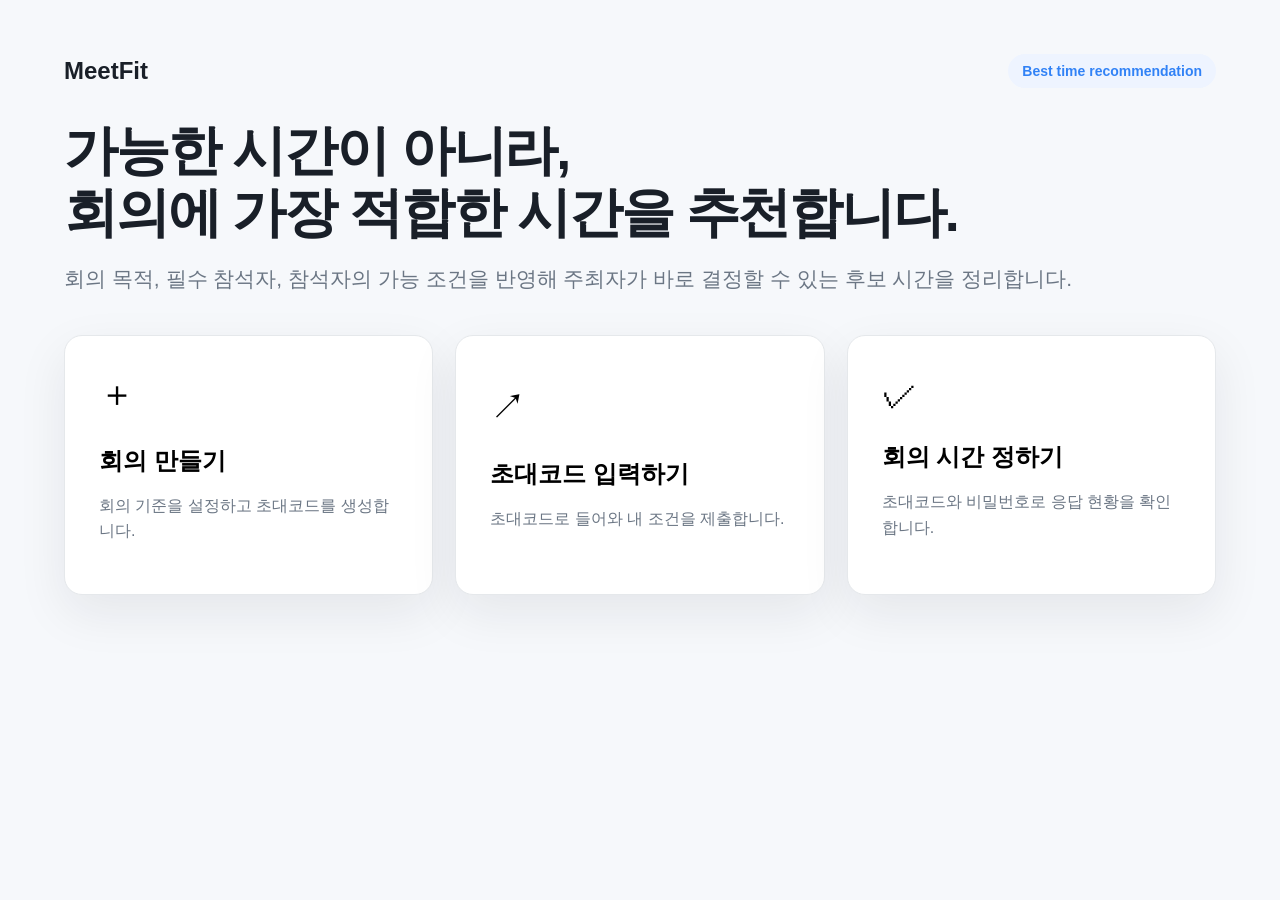
<file: meetfit_more_button_aligned.html>
<!DOCTYPE html>
<html lang="ko">
<head>
  <meta charset="UTF-8" />
  <meta name="viewport" content="width=device-width, initial-scale=1.0" />
  <title>MeetFit</title>
  <style>
    :root{--blue:#3182f6;--blue-2:#eaf3ff;--text:#191f28;--sub:#6b7684;--line:#e5e8eb;--bg:#f6f8fb;--card:#fff;--r:18px;--shadow:0 18px 50px rgba(25,31,40,.08)}
    *{box-sizing:border-box} body{margin:0;background:var(--bg);color:var(--text);font-family:-apple-system,BlinkMacSystemFont,"Segoe UI",Pretendard,"Noto Sans KR",sans-serif} button,input,select{font:inherit} button{border:0;cursor:pointer}.page{display:none;min-height:100vh;padding:54px 64px}.page.active{display:block;animation:fade .22s ease}@keyframes fade{from{opacity:.2;transform:translateY(8px)}to{opacity:1;transform:none}}
    .wrap{max-width:1280px;margin:0 auto}.top{display:flex;justify-content:space-between;align-items:center;margin-bottom:32px}.brand{font-size:24px;font-weight:900}.ghost{height:54px;padding:0 24px;border-radius:14px;background:white;border:1px solid var(--line);font-weight:850;color:var(--text)}.primary{height:58px;padding:0 28px;border-radius:14px;background:var(--blue);color:#fff;font-weight:900}.secondary{height:58px;padding:0 28px;border-radius:14px;background:white;border:1px solid var(--line);font-weight:900}.muted{color:var(--sub)}
    h1{font-size:54px;line-height:1.14;margin:0 0 18px;letter-spacing:-.04em} h2{font-size:38px;margin:0 0 14px;letter-spacing:-.035em} h3{font-size:24px;margin:0 0 10px}.lead{font-size:21px;line-height:1.7;color:var(--sub);margin:0 0 38px}.card{background:var(--card);border:1px solid var(--line);border-radius:var(--r);box-shadow:var(--shadow);padding:34px}.grid3{display:grid;grid-template-columns:repeat(3,1fr);gap:22px}.entry{min-height:240px;text-align:left;transition:.18s}.entry:hover{transform:translateY(-4px);border-color:#bcd6ff}.entry .icon{font-size:36px;margin-bottom:26px}.entry p{color:var(--sub);line-height:1.6}.pill{display:inline-flex;align-items:center;gap:6px;border-radius:99px;background:#eef4ff;color:var(--blue);font-weight:900;padding:9px 14px;font-size:14px}.layout{display:grid;grid-template-columns:380px 1fr;gap:28px;align-items:start}.stack{display:flex;flex-direction:column;gap:18px}.field{display:flex;flex-direction:column;gap:9px;margin-top:20px}.field label{font-weight:900}.field input,.field select{height:58px;border:1px solid var(--line);border-radius:14px;padding:0 18px;background:white}.row{display:grid;grid-template-columns:1fr 1fr;gap:14px}.hostbox{background:#f7f9fc;border:1px solid var(--line);border-radius:16px;padding:18px;display:grid;gap:10px}.hostbox b{font-size:18px}.checkrow{display:flex;align-items:center;gap:12px;margin-top:16px;padding:18px;border:1px solid #bcd6ff;background:#f7fbff;border-radius:14px;font-weight:900}.checkrow input{width:22px;height:22px;accent-color:var(--blue)}.section{margin-bottom:22px}.people-head{display:flex;justify-content:space-between;align-items:center;margin-bottom:22px}.addline{display:grid;grid-template-columns:1fr 1fr auto;gap:12px;margin-bottom:22px}.addline input{height:58px;border:1px solid var(--line);border-radius:14px;padding:0 18px}.people-grid{display:grid;grid-template-columns:1fr 1fr;gap:14px}.person{border:1px solid var(--line);border-radius:16px;padding:16px;display:flex;align-items:center;gap:14px;background:white}.avatar{width:46px;height:46px;border-radius:14px;background:#eef2f7;color:#5f6b7a;display:grid;place-items:center;font-weight:900}.person-info{flex:1}.person-info b{display:block;font-size:17px}.person-info span{color:var(--sub)}.mini-check{width:26px;height:26px;accent-color:var(--blue)}.remove{width:36px;height:36px;border-radius:12px;background:#f2f4f6;color:#6b7684;font-weight:900}.criteria{display:flex;flex-direction:column;gap:12px}.criterion{border:1px solid var(--line);border-radius:15px;background:white;padding:18px;display:grid;grid-template-columns:28px 42px 1fr;gap:12px;align-items:center}.handle{color:#8b95a1}.num{width:30px;height:30px;border-radius:50%;background:var(--blue-2);color:var(--blue);display:grid;place-items:center;font-weight:900}.small{font-size:14px;color:var(--sub);margin-top:3px}.invite-card{border:1px solid #bcd6ff;background:#f7fbff;border-radius:18px;padding:26px;margin-top:22px}.code{font-size:50px;font-weight:950;letter-spacing:.08em;color:var(--blue);margin:14px 0 22px}.btnrow{display:flex;gap:12px;flex-wrap:wrap}.side-tabs{display:flex;flex-direction:column;gap:14px}.tab{width:100%;height:74px;border-radius:16px;text-align:left;padding:0 22px;font-size:20px;font-weight:900;background:#eef4ff;color:var(--blue)}.tab.off{background:transparent;color:#6b7684}.dashboard{display:grid;grid-template-columns:360px 1fr;gap:26px}.status-list{display:flex;flex-direction:column;gap:12px}.status-person{border:1px solid var(--line);border-radius:15px;background:white;padding:16px;display:flex;gap:12px;align-items:center}.badge{border-radius:99px;padding:7px 10px;font-size:13px;font-weight:900;background:#f2f4f6;color:#6b7684}.done{background:#e9f8f2;color:#00a87e}.pending{background:#f2f4f6;color:#6b7684}.bar{height:12px;background:#edf1f6;border-radius:99px;overflow:hidden;margin:14px 0 4px}.bar>div{height:100%;width:50%;background:var(--blue)}.results{display:flex;flex-direction:column;gap:16px}.result{border:1px solid var(--line);border-radius:18px;background:white;padding:26px}.result.best{border-color:#9cc7ff;background:#fbfdff}.result-top{display:flex;justify-content:space-between;gap:20px}.score{font-size:34px;font-weight:950;color:var(--blue);text-align:right}.reason{display:grid;grid-template-columns:1fr 1fr;gap:10px;margin:18px 0}.reason span{background:#f7f9fc;border-radius:12px;padding:12px;font-weight:800;color:#4e5968}.hidden{display:none!important}.modal{position:fixed;inset:0;background:rgba(25,31,40,.38);display:none;align-items:center;justify-content:center;padding:24px;z-index:50}.modal.show{display:flex}.modalbox{width:min(520px,100%);background:white;border-radius:22px;padding:32px;box-shadow:var(--shadow)}
    .phone-wrap{max-width:520px;margin:0 auto}.phone{background:white;border:1px solid var(--line);border-radius:28px;box-shadow:var(--shadow);padding:28px}.progress{height:8px;border-radius:99px;background:#edf1f6;overflow:hidden;margin:18px 0 32px}.progress div{height:100%;background:var(--blue);transition:.2s}.join-step{display:none}.join-step.active{display:block}.choice{width:100%;text-align:left;border:1px solid var(--line);border-radius:18px;background:white;padding:22px;margin:12px 0}.choice.selected,.choice:hover{border-color:#9cc7ff;background:#f7fbff}.choice b{font-size:20px}.choice p{color:var(--sub);margin:8px 0 0}.name-list{display:flex;flex-direction:column;gap:12px}.name-card{border:1px solid var(--line);border-radius:16px;padding:16px;display:flex;align-items:center;gap:14px;transition:.18s}.name-card:not(.disabled){cursor:pointer}.name-card:not(.disabled):hover{border-color:#9cc7ff;background:#f7fbff}.name-card.selected{border:2px solid var(--blue);background:#eff6ff}.name-card.selected .badge{background:var(--blue);color:white}.name-card.disabled{opacity:.48;background:#f7f9fc}.primary:disabled{opacity:.38;cursor:not-allowed;filter:grayscale(.1)}.chips{display:flex;flex-wrap:wrap;gap:10px}.chip{height:46px;padding:0 16px;border-radius:99px;background:#f2f4f6;font-weight:900;color:#6b7684}.chip.on{background:var(--blue);color:white}.confirm-block{border:1px solid var(--line);border-radius:16px;padding:18px;margin:14px 0}.toast{position:fixed;left:50%;bottom:34px;transform:translateX(-50%);background:#191f28;color:white;padding:14px 18px;border-radius:14px;font-weight:850;display:none}.toast.show{display:block;animation:toast 1.3s ease}@keyframes toast{0%{opacity:0;transform:translate(-50%,10px)}20%,80%{opacity:1;transform:translate(-50%,0)}100%{opacity:0;transform:translate(-50%,10px)}}
    @media(max-width:900px){.page{padding:28px 18px}.grid3,.layout,.dashboard{grid-template-columns:1fr}.addline,.people-grid,.reason{grid-template-columns:1fr}h1{font-size:38px}.card{padding:24px}}


    /* ===== layout hotfix: prevent card/input overlap and keep sections visually separated ===== */
    html,body{overflow-x:hidden}
    .wrap{max-width:1360px;width:100%;}
    .layout{grid-template-columns:minmax(420px,460px) minmax(0,1fr);gap:32px;}
    .dashboard{grid-template-columns:minmax(360px,420px) minmax(0,1fr);gap:32px;}
    .layout>* , .dashboard>* , .row>* , .addline>*{min-width:0;}
    .card{overflow:hidden;}
    .field input,.field select,.addline input{width:100%;min-width:0;}
    .row{grid-template-columns:minmax(0,1fr) minmax(0,1fr);gap:14px;}
    .addline{grid-template-columns:minmax(0,1fr) minmax(0,1fr) 160px;align-items:stretch;}
    .addline .secondary{height:58px;white-space:nowrap;}
    .people-grid{grid-template-columns:repeat(2,minmax(0,1fr));}
    .person{min-width:0;}
    .person-info{min-width:0;}
    .person-info b,.person-info span{overflow:hidden;text-overflow:ellipsis;white-space:nowrap;}
    .hostbox{background:#f6f8fb;border-color:#dfe4ea;box-shadow:none;}
    .hostbox .pill{width:max-content;}
    .invite-card{overflow:hidden;}
    .code{font-size:42px;line-height:1.1;word-break:break-all;}
    .btnrow{display:grid;grid-template-columns:repeat(2,minmax(0,1fr));gap:12px;}
    .btnrow button{width:100%;min-width:0;white-space:normal;line-height:1.25;}
    .side-tabs{margin-bottom:22px;}
    .tab{display:flex;align-items:center;}
    .reason{grid-template-columns:repeat(2,minmax(0,1fr));}
    .result-top{align-items:flex-start;}
    .choice b{display:block;font-size:20px;line-height:1.3;margin-bottom:6px;}
    .choice p{display:block;color:var(--sub);font-size:16px;line-height:1.45;margin:0;}

    @media(max-width:1120px){
      .layout,.dashboard{grid-template-columns:1fr;}
      .page{padding:40px 28px;}
    }
    @media(max-width:760px){
      .page{padding:28px 18px;}
      .row,.addline,.people-grid,.reason,.btnrow{grid-template-columns:1fr;}
      .code{font-size:34px;}
      .primary,.secondary,.ghost{height:52px;padding:0 18px;}
      h1{font-size:36px}h2{font-size:30px}
    }


    /* ===== manage page: restored previous dashboard layout ===== */
    .manage-hero{display:flex;justify-content:space-between;gap:28px;margin:28px 0 34px;align-items:flex-start}
    .manage-hero h1{font-size:42px;line-height:1.16;letter-spacing:-.045em;margin:0 0 14px}
    .manage-hero p{font-size:17px;line-height:1.7;color:#4b5563;margin:0;max-width:720px}
    .manage-grid{display:grid;grid-template-columns:390px minmax(0,1fr);gap:26px;align-items:start}
    .mg-setting,.mg-section{background:#fff;border:1px solid var(--line);border-radius:18px;box-shadow:var(--shadow)}
    .mg-setting{position:sticky;top:24px;overflow:hidden}
    .mg-head{padding:24px 26px;border-bottom:1px solid var(--line)}
    .mg-eyebrow{font-weight:900;color:var(--blue);font-size:13px;letter-spacing:.08em;margin-bottom:8px}
    .mg-head h2,.mg-section h2{font-size:24px;margin:0;letter-spacing:-.03em}
    .mg-form{padding:24px 26px}.mg-label{font-weight:900;font-size:14px;margin:18px 0 10px}.mg-input{height:52px;border:1px solid var(--line);border-radius:14px;background:#fafbfc;padding:0 16px;font-weight:800;width:100%;display:flex;align-items:center}.mg-dates{display:grid;grid-template-columns:1fr 1fr;gap:12px}.mg-hint{font-size:13px;color:var(--sub);line-height:1.5;margin-top:10px}.mg-people{display:flex;flex-direction:column;gap:10px}.mg-person{display:flex;align-items:center;gap:12px;border:1px solid var(--line);border-radius:16px;padding:13px 14px;background:#fff}.mg-person.host{background:#f6f8fb}.mg-pinfo{flex:1;min-width:0}.mg-pinfo b{display:block}.mg-pinfo span{font-size:13px;color:var(--sub)}.mg-box{width:22px;height:22px;border-radius:6px;border:1px solid #a8b1bd;display:grid;place-items:center;font-weight:900}.mg-box.on{background:var(--blue);border-color:var(--blue);color:white}.mg-priority{display:flex;flex-direction:column;gap:12px}.mg-priority-item{display:grid;grid-template-columns:22px 34px 1fr;gap:12px;align-items:center;border:1px solid var(--line);border-radius:16px;padding:14px;background:#fff}.mg-order{width:28px;height:28px;border-radius:50%;background:#eaf3ff;color:var(--blue);display:grid;place-items:center;font-weight:900}.mg-priority-item span{font-size:12px;color:var(--sub);line-height:1.35}.mg-right{display:flex;flex-direction:column;gap:22px}.mg-section{padding:24px}.mg-title{display:flex;justify-content:space-between;align-items:center;margin-bottom:22px;gap:16px}.mg-title h2{display:flex;gap:12px;align-items:center}.mg-num{width:36px;height:36px;border-radius:12px;background:#111827;color:#fff;display:grid;place-items:center;font-size:16px}.mg-tag{height:34px;border-radius:999px;background:#f1f5f9;color:#526172;display:inline-flex;align-items:center;padding:0 14px;font-weight:900;font-size:13px;white-space:nowrap}.mg-summary{display:grid;grid-template-columns:repeat(5,minmax(0,1fr));gap:12px}.mg-summary div{border:1px solid var(--line);border-radius:16px;padding:18px;background:#fafbfc}.mg-summary b{font-size:21px;display:block;margin-bottom:8px}.mg-summary span{font-size:13px;color:var(--sub)}.mg-schedule{border:1px solid var(--line);border-radius:18px;overflow:hidden}.mg-row{display:grid;grid-template-columns:120px repeat(5,1fr)}.mg-cell{min-height:58px;border-right:1px solid var(--line);border-bottom:1px solid var(--line);padding:12px;background:#fff;font-weight:900}.mg-cell:last-child{border-right:0}.mg-headcell{background:#fafbfc;text-align:center}.mg-time{color:#64748b;background:#fafbfc}.mg-slot{background:#ecfdf5}.mg-slot.warn{background:#fff7e8}.mg-slot.active{outline:3px solid var(--blue);outline-offset:-3px;background:#eaf3ff}.mg-total{font-size:15px;font-weight:950;line-height:1.25;color:var(--text)}
.mg-required{display:inline-flex;align-items:center;margin-top:8px;padding:5px 8px;border-radius:8px;background:rgba(255,255,255,.72);color:#526172;font-size:12px;font-weight:850;line-height:1.2}.mg-slot.active .mg-required{background:#fff;color:var(--blue)}
    .manage-grid .results .result{border-radius:18px;padding:24px}.manage-grid .result.best{border-color:#99c4ff;background:linear-gradient(180deg,#f8fbff,#fff)}
    @media(max-width:1120px){.manage-grid{grid-template-columns:1fr}.mg-setting{position:relative;top:auto}.mg-summary{grid-template-columns:repeat(2,minmax(0,1fr))}.mg-row{grid-template-columns:78px repeat(5,1fr);font-size:12px}.mg-cell{padding:8px}.manage-hero{display:block}.manage-hero h1{font-size:34px}}
    @media(max-width:760px){.mg-summary{grid-template-columns:1fr}.mg-row{grid-template-columns:64px repeat(5,1fr);font-size:11px}.mg-cell{min-height:54px;padding:6px}.manage-hero h1{font-size:30px}}

  

    /* ===== final polish for manage/create spacing and read-only condition view ===== */
    .hostbox{margin-bottom:28px;}
    .addline{margin-top:22px;margin-bottom:28px;}
    .mg-head{display:flex;align-items:flex-start;justify-content:space-between;gap:16px;margin-bottom:22px;}
    .mg-label.with-action{display:flex;align-items:center;justify-content:space-between;gap:12px;}
    .text-btn{height:38px;padding:0 14px;border-radius:11px;background:#eef4ff;color:var(--blue);font-weight:900;white-space:nowrap;}
    .mg-role-badge{margin-left:auto;border-radius:999px;padding:8px 12px;font-size:13px;font-weight:900;white-space:nowrap;}
    .mg-role-badge.required{background:#eef4ff;color:var(--blue);}
    .mg-role-badge.optional{background:#f2f4f6;color:#6b7684;}
    .mg-priority.readonly .mg-priority-item{grid-template-columns:42px minmax(0,1fr);cursor:default;}
    .mg-priority.readonly .mg-priority-item b{display:block;line-height:1.35;margin-bottom:4px;}
    .mg-priority.readonly .mg-priority-item span{display:block;line-height:1.45;}
    .mg-priority.readonly .handle{display:none;}
    .mg-person.host{padding:18px 20px;background:#f7f9fc;}
    .mg-person.host .mg-tag{margin-left:auto;}


    /* ===== create page criteria drag polish ===== */
    .criteria-header{display:flex;flex-direction:column;gap:8px;margin-bottom:22px;}
    .criteria-header h2{margin:0;}
    .criteria-help{margin:0;color:var(--sub);font-size:15px;line-height:1.55;}
    .criteria{gap:14px;}
    .criterion{grid-template-columns:34px 46px minmax(0,1fr);padding:20px 22px;cursor:grab;transition:transform .16s ease, box-shadow .16s ease, border-color .16s ease, background .16s ease;}
    .criterion:hover{border-color:#bcd6ff;background:#fbfdff;}
    .criterion:active{cursor:grabbing;}
    .criterion.dragging{opacity:.42;transform:scale(.99);}
    .criterion.drag-over{border-color:var(--blue);background:#f7fbff;}
    .criterion .handle{width:34px;height:34px;border-radius:10px;display:grid;place-items:center;color:#8b95a1;background:#f7f9fc;font-size:18px;}
    .criterion b{display:block;line-height:1.35;margin-bottom:4px;}
    .criterion .small{line-height:1.45;margin:0;}
    .num{width:34px;height:34px;}
    .hostbox{margin-bottom:32px;}
    .addline{margin-top:24px;margin-bottom:30px;}

    .access-wrap{max-width:560px;margin:0 auto}.access-card{background:white;border:1px solid var(--line);border-radius:26px;box-shadow:var(--shadow);padding:38px}.access-card h1{font-size:38px;margin:0 0 12px;letter-spacing:-.045em}.access-card .lead{font-size:17px;margin-bottom:28px}.access-help{display:flex;gap:10px;flex-wrap:wrap;margin-top:16px}.access-help span{background:#f2f6ff;color:var(--blue);border-radius:99px;padding:8px 12px;font-weight:850;font-size:13px}.password-row{display:grid;grid-template-columns:1fr 1fr;gap:12px}.invite-meta{margin-top:16px;color:var(--sub);font-size:14px;line-height:1.6}.pass-chip{display:inline-flex;align-items:center;gap:8px;background:#f3f7ff;color:var(--blue);font-weight:900;border-radius:999px;padding:8px 12px;margin-top:10px}

    /* ===== manage criteria inline edit ===== */
    .mg-priority-help{font-size:13px;color:var(--sub);line-height:1.5;margin:0 0 12px;display:none}
    .mg-priority.editing + .mg-priority-help{display:block}
    .mg-priority.editing .mg-priority-item{grid-template-columns:26px 42px minmax(0,1fr);cursor:grab;transition:.16s}
    .mg-priority.editing .mg-priority-item:active{cursor:grabbing}
    .mg-priority.editing .handle{display:block;color:#8b95a1;font-weight:900;text-align:center}
    .mg-priority.editing .mg-priority-item.dragging{opacity:.55;transform:scale(.995)}
    .mg-priority.editing .mg-priority-item.drag-over{border-color:#9cc7ff;background:#f7fbff}
    .mg-priority.readonly .handle{display:none}


    /* ===== fix: manage criteria edit layout should not collapse ===== */
    #manageCriteriaList.editing{gap:12px;}
    #manageCriteriaList.editing .mg-priority-item{
      display:flex !important;
      align-items:center;
      gap:14px;
      min-height:92px;
      padding:18px 20px;
      cursor:grab;
    }
    #manageCriteriaList.editing .mg-priority-item:active{cursor:grabbing;}
    #manageCriteriaList.editing .handle{
      display:grid !important;
      width:26px;
      min-width:26px;
      place-items:center;
      color:#8b95a1;
      font-weight:900;
      font-size:20px;
    }
    #manageCriteriaList.editing .mg-order{
      width:42px;
      height:42px;
      min-width:42px;
      font-size:19px;
    }
    #manageCriteriaList.editing .mg-priority-item > div:last-child{
      flex:1;
      min-width:0;
    }
    #manageCriteriaList.editing .mg-priority-item b{
      display:block;
      font-size:20px;
      line-height:1.35;
      word-break:keep-all;
      overflow-wrap:normal;
      white-space:normal;
      margin-bottom:5px;
    }
    #manageCriteriaList.editing .mg-priority-item span:not(.handle){
      display:block;
      font-size:14px;
      line-height:1.45;
      color:var(--sub);
      word-break:keep-all;
      overflow-wrap:normal;
      white-space:normal;
    }
    #manageCriteriaList.editing .mg-priority-item.dragging{
      opacity:.6;
      box-shadow:0 12px 28px rgba(25,31,40,.12);
      transform:scale(.995);
    }
    #manageCriteriaList.editing .mg-priority-item.drag-over{
      border-color:#9cc7ff;
      background:#f7fbff;
    }
    #manageCriteriaHelp{
      margin:0 0 14px;
      padding:12px 14px;
      border-radius:12px;
      background:#f7fbff;
      color:#4e5968;
    }
    @media(max-width:760px){
      #manageCriteriaList.editing .mg-priority-item{padding:16px;gap:12px;}
      #manageCriteriaList.editing .mg-priority-item b{font-size:18px;}
    }

    /* ===== definitive fix: manage criteria edit cards keep a stable horizontal layout ===== */
    #manageCriteriaList{width:100%;min-width:0;}
    #manageCriteriaList .mg-priority-item{width:100%;min-width:0;}
    #manageCriteriaList.editing .mg-priority-item{
      display:grid !important;
      grid-template-columns:30px 44px minmax(0,1fr) !important;
      align-items:center !important;
      column-gap:14px !important;
      min-height:88px !important;
      padding:18px 20px !important;
      width:100% !important;
      min-width:0 !important;
    }
    #manageCriteriaList.editing .mg-priority-copy{
      display:block !important;
      width:100% !important;
      min-width:0 !important;
      max-width:none !important;
    }
    #manageCriteriaList.editing .mg-priority-copy b,
    #manageCriteriaList.editing .mg-priority-copy span{
      display:block !important;
      width:auto !important;
      max-width:none !important;
      white-space:normal !important;
      word-break:keep-all !important;
      overflow-wrap:break-word !important;
      writing-mode:horizontal-tb !important;
    }
    #manageCriteriaList.editing .mg-priority-copy b{font-size:18px !important;line-height:1.35 !important;margin:0 0 5px !important;}
    #manageCriteriaList.editing .mg-priority-copy span{font-size:13px !important;line-height:1.5 !important;color:var(--sub) !important;}
    #manageCriteriaList.editing .handle{width:30px !important;min-width:30px !important;}
    #manageCriteriaList.editing .mg-order{width:42px !important;height:42px !important;min-width:42px !important;}
    @media(max-width:1120px){
      #manageCriteriaList.editing .mg-priority-item{grid-template-columns:28px 42px minmax(0,1fr) !important;}
    }
    @media(max-width:560px){
      #manageCriteriaList.editing .mg-priority-item{grid-template-columns:24px 38px minmax(0,1fr) !important;padding:15px 14px !important;column-gap:10px !important;}
      #manageCriteriaList.editing .mg-priority-copy b{font-size:16px !important;}
      #manageCriteriaList.editing .mg-priority-copy span{font-size:12px !important;}
    }

  
    /* ===== priority save feedback ===== */
    #recommend{position:relative;transition:min-height .35s ease,padding .35s ease}
    #recommend.is-loading{min-height:520px}
    #recommend.is-loading .mg-title{margin-bottom:0}
    #recommend.is-loading .results{opacity:0;pointer-events:none}
    .recalc-banner{display:none;position:absolute;left:24px;right:24px;top:106px;bottom:24px;align-items:center;justify-content:center;flex-direction:column;gap:16px;border:1px solid #d7e7ff;background:linear-gradient(180deg,#f8fbff,#f3f8ff);border-radius:18px;color:var(--blue);font-weight:900;text-align:center;padding:32px}
    #recommend.is-loading .recalc-banner{display:flex;animation:loadingPanelIn .3s ease both}
    .recalc-spinner{width:42px;height:42px;border:5px solid #d6e7ff;border-top-color:var(--blue);border-radius:50%;animation:spinRecalc .75s linear infinite}
    .recalc-banner span:last-child{font-size:18px;line-height:1.55}
    .results{transition:opacity .2s ease,transform .2s ease}
    .results.updated{animation:resultsUpdated .7s cubic-bezier(.2,.8,.2,1)}
    .result.rank-change{animation:rankPulse .85s ease}
    @keyframes spinRecalc{to{transform:rotate(360deg)}}
    @keyframes loadingPanelIn{from{opacity:0;transform:translateY(10px)}to{opacity:1;transform:none}}
    @keyframes resultsUpdated{0%{opacity:.25;transform:translateY(14px)}100%{opacity:1;transform:none}}
    @keyframes rankPulse{0%{box-shadow:0 0 0 0 rgba(49,130,246,.28)}65%{box-shadow:0 0 0 12px rgba(49,130,246,0)}100%{box-shadow:none}}
    @media(max-width:760px){#recommend.is-loading{min-height:430px}.recalc-banner{left:18px;right:18px;top:96px;bottom:18px}}

    /* ===== recommendation selection + schedule sync ===== */
    .result{position:relative;transition:border-color .2s ease,background .2s ease,box-shadow .2s ease,transform .2s ease}
    .result.selected{border:2px solid #111827 !important;background:#f8fafc !important;box-shadow:0 0 0 4px rgba(17,24,39,.08),0 16px 36px rgba(17,24,39,.10);transform:translateY(-1px)}
    .result.selected .primary{background:#111827}
    .result.selected .primary::before{content:'✓ ';}
    .selection-badge{display:none;position:absolute;right:22px;top:22px;border-radius:999px;padding:8px 12px;background:#111827;color:#fff;font-size:13px;font-weight:900}
    .result.selected .selection-badge{display:inline-flex}
    .result.selected .score{margin-top:42px}
    .mg-slot.active{position:relative;outline:3px solid var(--blue);outline-offset:-3px;background:#eaf3ff;z-index:1}
    .mg-slot.active::after{content:'BEST';position:absolute;right:7px;top:6px;padding:3px 6px;border-radius:999px;background:var(--blue);color:#fff;font-size:9px;font-weight:950;letter-spacing:.04em}


    /* ===== recommendation more button ===== */
    .more-results-wrap{
      display:flex;
      justify-content:center;
      margin-top:18px;
    }
    .more-results-btn{
      width:100%;
      min-height:56px;
      padding:0 24px;
      display:flex;
      align-items:center;
      justify-content:center;
      border:1px solid var(--line);
      border-radius:14px;
      background:#fff;
      color:var(--text);
      font-size:16px;
      font-weight:900;
      line-height:1;
      box-shadow:none;
      transition:background .18s ease,border-color .18s ease,color .18s ease,transform .18s ease;
    }
    .more-results-btn:hover{
      background:#f7f9fc;
      border-color:#cfd7e3;
    }
    .more-results-btn:active{transform:translateY(1px);}


    /* ===== more button icon alignment fix ===== */
    .more-results-btn{
      gap:10px;
      line-height:1.2;
    }
    .more-results-btn #moreResultsText{
      display:inline-flex;
      align-items:center;
      line-height:1.2;
    }
    .more-results-icon{
      width:18px;
      height:18px;
      display:inline-block;
      flex:0 0 18px;
      position:relative;
      transform:translateY(0);
      transition:transform .22s ease;
    }
    .more-results-icon::before,
    .more-results-icon::after{
      content:"";
      position:absolute;
      top:8px;
      width:10px;
      height:2px;
      border-radius:2px;
      background:currentColor;
    }
    .more-results-icon::before{left:1px;transform:rotate(45deg);}
    .more-results-icon::after{right:1px;transform:rotate(-45deg);}
    .more-results-btn.open .more-results-icon{transform:rotate(180deg);}

  </style>
</head>
<body>
  <section id="home" class="page active">
    <div class="wrap">
      <div class="top"><div class="brand">MeetFit</div><span class="pill">Best time recommendation</span></div>
      <h1>가능한 시간이 아니라,<br/>회의에 가장 적합한 시간을 추천합니다.</h1>
      <p class="lead">회의 목적, 필수 참석자, 참석자의 가능 조건을 반영해 주최자가 바로 결정할 수 있는 후보 시간을 정리합니다.</p>
      <div class="grid3">
        <button class="card entry" onclick="go('create')"><div class="icon">＋</div><h3>회의 만들기</h3><p>회의 기준을 설정하고 초대코드를 생성합니다.</p></button>
        <button class="card entry" onclick="startJoin()"><div class="icon">↗</div><h3>초대코드 입력하기</h3><p>초대코드로 들어와 내 조건을 제출합니다.</p></button>
        <button class="card entry" onclick="startManageGate()"><div class="icon">✓</div><h3>회의 시간 정하기</h3><p>초대코드와 비밀번호로 응답 현황을 확인합니다.</p></button>
      </div>
    </div>
  </section>

  <section id="create" class="page">
    <div class="wrap">
      <button class="ghost" onclick="go('home')">← 홈으로</button>
      <div class="layout" style="margin-top:28px">
        <aside class="card">
          <h2>회의 만들기</h2>
          <p class="muted">회의 시간 추천에 필요한 기준을 설정합니다.</p>
          <div class="field"><label>회의명</label><input id="meetingTitle" value="프로젝트 킥오프" oninput="syncMeeting()"></div>
          <div class="field"><label>회의 목적</label><select id="meetingPurpose" onchange="syncMeeting()"><option>킥오프</option><option>의사결정</option><option>브레인스토밍</option><option>진행 상황 공유</option></select></div>
          <div class="row"><div class="field"><label>시작일</label><input id="startDate" value="07/13" oninput="syncMeeting()"></div><div class="field"><label>종료일</label><input id="endDate" value="07/17" oninput="syncMeeting()"></div></div>
          <div class="field"><label>회의 길이</label><select id="meetingLength" onchange="syncMeeting()"><option>30분</option><option selected>1시간</option><option>1시간 30분</option><option>2시간</option><option>2시간 30분</option><option>3시간</option></select></div>
          <div class="field"><label>관리 비밀번호</label><input id="meetingPassword" type="password" value="2407" oninput="syncAccessInfo()" placeholder="회의 시간 정하기에서 사용"></div>
          <hr style="border:0;border-top:1px solid var(--line);margin:28px 0">
          <h3>주최자 정보</h3>
          <div class="field"><label>내 이름</label><input id="hostName" value="박서연" oninput="syncHost()"></div>
          <div class="field"><label>역할</label><input id="hostRole" value="PM" oninput="syncHost()"></div>
          <label class="checkrow"><input id="hostEssential" type="checkbox" checked onchange="syncHost()">저는 필수 참석자입니다.</label>
          <button class="primary" style="width:100%;margin-top:24px" onclick="showInvite()">회의 정보 저장하기</button>
          <div id="createdInvite" class="invite-card hidden"><span class="pill">초대코드</span><div class="code">XCZ7NS</div><div class="pass-chip">비밀번호 <span id="createdPassword">2407</span></div><div class="btnrow"><button class="secondary" onclick="copyToast()">링크 복사</button><button class="secondary" onclick="copyCodeToast()">코드 복사</button><button class="primary" onclick="go('manage')">회의 시간 정하기</button></div></div>
        </aside>
        <main class="stack">
          <div class="card">
            <div class="people-head"><div><h2>참가자 추가</h2><p class="muted">주최자를 포함해 참석자를 관리합니다.</p></div><span class="pill" id="totalCount">총 6명</span></div>
            <div class="hostbox"><span class="pill">HOST</span><b id="hostPreviewName">박서연</b><span id="hostPreviewRole" class="muted">PM · 필수 참석자</span></div>
            <div class="addline"><input id="newName" placeholder="이름"><input id="newRole" placeholder="역할"><button class="secondary" onclick="addPerson()">참가자 추가</button></div>
            <div id="peopleList" class="people-grid"></div>
          </div>
          <div class="card">
            <div class="criteria-header"><h2>추천 기준 우선순위</h2><p class="criteria-help">회의에 중요한 기준을 위로 드래그하여 추천 우선순위를 변경해보세요.</p></div>
            <div id="criteriaList" class="criteria"></div>
          </div>
        </main>
      </div>
    </div>
  </section>

  <section id="manageGate" class="page">
    <div class="wrap">
      <button class="ghost" onclick="go('home')">← 홈으로</button>
      <div class="access-wrap" style="margin-top:28px">
        <div class="access-card">
          <h1>회의 정보를 입력해주세요.</h1>
          <p class="lead">주최자만 회의 응답 현황과 추천 결과를 확인할 수 있습니다.</p>
          <div class="field"><label>초대코드</label><input id="manageCodeInput" value="XCZ7NS" placeholder="초대코드 입력" oninput="checkManageGate()"></div>
          <div class="field"><label>관리 비밀번호</label><input id="managePasswordInput" type="text" value="2407" placeholder="비밀번호 입력" oninput="checkManageGate()"></div>
          <button id="manageEnterBtn" class="primary" style="width:100%;margin-top:22px" onclick="enterManage()" disabled>회의 시간 정하기</button>
        </div>
      </div>
    </div>
  </section>

  <section id="manage" class="page">
    <div class="wrap">
      <button class="ghost" onclick="go('home')">← 홈으로</button>
      <div class="manage-hero">
        <div>
          <h1>가능한 시간이 아니라,<br>회의에 가장 적합한 시간을 추천합니다.</h1>
          <p>참석자의 응답 현황과 필수 참석자, 회의 목적, 추천 기준을 함께 비교해 가장 적합한 후보 시간을 확인합니다.</p>
        </div>
        <div class="invite-card" style="min-width:280px;margin-top:0">
          <span class="pill">초대코드</span>
          <div class="code" style="font-size:36px">XCZ7NS</div>
          <div class="btnrow"><button class="secondary" onclick="copyToast()">링크 복사</button><button class="secondary" onclick="copyCodeToast()">코드 복사</button></div>
        </div>
      </div>

      <div class="manage-grid">
        <aside class="mg-setting">
          <div class="mg-head"><div><div class="mg-eyebrow">MEETING</div><h2>회의 조건</h2></div><button class="text-btn" onclick="go('create')">조건 수정</button></div>
          <div class="mg-form">
            <div class="mg-label">회의명</div><div class="mg-input">프로젝트 킥오프</div>
            <div class="mg-label">회의 진행 기간</div><div class="mg-dates"><div id="manageStartDate" class="mg-input">07/13</div><div id="manageEndDate" class="mg-input">07/17</div></div>
            <div class="mg-label">회의 길이</div><div id="manageMeetingLength" class="mg-input">1시간</div>
            <div class="mg-label">주최자</div>
            <div class="mg-person host"><div class="avatar">박</div><div class="mg-pinfo"><b>박서연</b><span>PM · 필수 참석자</span></div><span class="mg-tag">HOST</span></div>
            <div class="mg-label">참석자</div>
            <div class="mg-people">
              <div class="mg-person"><div class="avatar">김</div><div class="mg-pinfo"><b>김민준</b><span>PM</span></div><span class="mg-role-badge required">필수</span></div>
              <div class="mg-person"><div class="avatar">이</div><div class="mg-pinfo"><b>이지훈</b><span>Developer</span></div><span class="mg-role-badge required">필수</span></div>
              <div class="mg-person"><div class="avatar">최</div><div class="mg-pinfo"><b>최유진</b><span>Marketing</span></div><span class="mg-role-badge optional">선택</span></div>
              <div class="mg-person"><div class="avatar">한</div><div class="mg-pinfo"><b>한도윤</b><span>Operation</span></div><span class="mg-role-badge optional">선택</span></div>
              <div class="mg-person"><div class="avatar">정</div><div class="mg-pinfo"><b>정수민</b><span>Content</span></div><span class="mg-role-badge required">필수</span></div>
            </div>
            <div class="mg-label with-action"><span>추천 기준 우선순위</span><button id="manageCriteriaBtn" class="text-btn" onclick="toggleManageCriteriaEdit()">우선순위 수정</button></div>
            <p id="manageCriteriaHelp" class="mg-priority-help">회의에 중요한 기준을 위로 드래그하여 추천 우선순위를 변경해보세요.</p>
            <div id="manageCriteriaList" class="mg-priority readonly">
              <div class="mg-priority-item"><div class="mg-order">1</div><div class="mg-priority-copy"><b>필수 참석자 우선</b><span>꼭 참석해야 하는 사람이 모두 가능한 시간을 우선 추천</span></div></div>
              <div class="mg-priority-item"><div class="mg-order">2</div><div class="mg-priority-copy"><b>참석률 최대</b><span>가능한 많은 사람이 참석할 수 있는 시간 우선</span></div></div>
              <div class="mg-priority-item"><div class="mg-order">3</div><div class="mg-priority-copy"><b>회의 목적에 맞는 시간</b><span>회의 목적과 잘 맞는 시간대 반영</span></div></div>
              <div class="mg-priority-item"><div class="mg-order">4</div><div class="mg-priority-copy"><b>반복 일정 패턴 고려</b><span>자주 잡히는 고정 일정 패턴 반영</span></div></div>
              <div class="mg-priority-item"><div class="mg-order">5</div><div class="mg-priority-copy"><b>가장 빠른 일정</b><span>가능한 빠르게 진행 가능한 시간 우선</span></div></div>
            </div>
          </div>
        </aside>

        <main class="mg-right">
          <section id="status" class="mg-section">
            <div class="mg-title"><h2><span class="mg-num">1</span>응답 현황을 확인합니다</h2><span class="mg-tag">3 / 5 제출</span></div>
            <div class="bar"><div style="width:60%"></div></div>
            <div id="statusList" class="status-list"></div>
          </section>

          <section class="mg-section">
            <div class="mg-title"><h2><span class="mg-num">2</span>조건을 먼저 수집합니다</h2><span class="mg-tag">회의 목적 · 기간 · 필수 참석자</span></div>
            <div class="mg-summary"><div><b id="summaryDates">07/13 - 07/17</b><span>회의 진행 가능 기간</span></div><div><b id="summaryMeetingLength">1시간</b><span>회의 길이</span></div><div><b id="summaryTotalPeople">6명</b><span>주최자 포함 참석자</span></div><div><b id="summaryRequiredPeople">4명</b><span>필수 참석자</span></div><div><b id="summaryPurpose">킥오프</b><span>회의 목적</span></div></div>
          </section>

          <section class="mg-section">
            <div class="mg-title"><h2><span class="mg-num">3</span>후보 시간을 비교합니다</h2><span class="mg-tag">전체 참석 가능 인원 · 필수 참석 가능 인원</span></div>
            <div class="mg-schedule">
              <div class="mg-row"><div class="mg-cell mg-headcell">시간</div><div class="mg-cell mg-headcell">07/13(월)</div><div class="mg-cell mg-headcell">07/14(화)</div><div class="mg-cell mg-headcell">07/15(수)</div><div class="mg-cell mg-headcell">07/16(목)</div><div class="mg-cell mg-headcell">07/17(금)</div></div>
              <div class="mg-row"><div class="mg-cell mg-time">10:00</div><div class="mg-cell mg-slot active"><div class="mg-total">전체 5/6 가능</div><div class="mg-required">필수 4/4 가능</div></div><div class="mg-cell mg-slot warn"><div class="mg-total">전체 5/6 가능</div><div class="mg-required">필수 2/4 가능</div></div><div class="mg-cell mg-slot"><div class="mg-total">전체 5/6 가능</div><div class="mg-required">필수 4/4 가능</div></div><div class="mg-cell mg-slot"><div class="mg-total">전체 5/6 가능</div><div class="mg-required">필수 2/4 가능</div></div><div class="mg-cell mg-slot"><div class="mg-total">전체 5/6 가능</div><div class="mg-required">필수 3/4 가능</div></div></div>
              <div class="mg-row"><div class="mg-cell mg-time">14:00</div><div class="mg-cell mg-slot warn"><div class="mg-total">전체 5/6 가능</div><div class="mg-required">필수 2/4 가능</div></div><div class="mg-cell mg-slot"><div class="mg-total">전체 4/6 가능</div><div class="mg-required">필수 3/4 가능</div></div><div class="mg-cell mg-slot"><div class="mg-total">전체 6/6 가능</div><div class="mg-required">필수 4/4 가능</div></div><div class="mg-cell mg-slot warn"><div class="mg-total">전체 5/6 가능</div><div class="mg-required">필수 2/4 가능</div></div><div class="mg-cell mg-slot warn"><div class="mg-total">전체 5/6 가능</div><div class="mg-required">필수 1/4 가능</div></div></div>
              <div class="mg-row"><div class="mg-cell mg-time">16:00</div><div class="mg-cell mg-slot warn"><div class="mg-total">전체 5/6 가능</div><div class="mg-required">필수 2/4 가능</div></div><div class="mg-cell mg-slot"><div class="mg-total">전체 5/6 가능</div><div class="mg-required">필수 3/4 가능</div></div><div class="mg-cell mg-slot"><div class="mg-total">전체 5/6 가능</div><div class="mg-required">필수 3/4 가능</div></div><div class="mg-cell mg-slot"><div class="mg-total">전체 6/6 가능</div><div class="mg-required">필수 3/4 가능</div></div><div class="mg-cell mg-slot warn"><div class="mg-total">전체 4/6 가능</div><div class="mg-required">필수 2/4 가능</div></div></div>
            </div>
          </section>

          <section id="recommend" class="mg-section">
            <div class="mg-title"><h2><span class="mg-num">4</span>가장 적합한 시간을 순서대로 추천합니다</h2></div>
            <div id="recalcBanner" class="recalc-banner"><span class="recalc-spinner"></span><span id="recalcText">우선순위를 반영해 추천 결과를 다시 계산하고 있어요.</span></div>
            <div class="results" id="results"></div>
            <div class="more-results-wrap"><button id="moreResultsBtn" class="more-results-btn" onclick="toggleMore()"><span id="moreResultsText">다른 후보 시간 더보기</span><span class="more-results-icon" aria-hidden="true"></span></button></div>
          </section>

          <section id="confirm" class="mg-section">
            <div class="mg-title"><h2><span class="mg-num">5</span>일정 확정</h2></div>
            <div id="shareArea" class="hidden invite-card"><h3>회의 시간이 확정되었습니다.</h3><p class="muted">07/15(수) 10:00 ~ 11:00</p><button class="primary" onclick="copyToast()">확정 일정 링크 복사</button></div>
          </section>
        </main>
      </div>
    </div>
  </section>

  <section id="join" class="page">
    <div class="phone-wrap">
      <button class="ghost" onclick="joinPrev()">← 이전</button>
      <button class="ghost" style="float:right" onclick="go('home')">처음으로</button>
      <div style="clear:both"></div>
      <div class="phone" style="margin-top:22px">
        <div class="progress"><div id="joinProgress" style="width:16%"></div></div>
        <div class="join-step active" data-step="0"><h2>초대코드를 입력해주세요.</h2><p class="lead">받은 초대코드로 회의에 참여합니다.</p><div class="field"><input value="XCZ7NS"></div><button class="primary" style="width:100%;margin-top:20px" onclick="joinNext()">참여하기</button></div>
        <div class="join-step" data-step="1"><h2>회의 정보를 확인해주세요.</h2><div class="confirm-block"><b id="joinTitle">프로젝트 킥오프</b><p class="muted"><span id="joinDates">07/13 ~ 07/17</span> · <span id="joinLength">1시간</span></p></div><h3>누구신가요?</h3><div class="name-list" id="identityList"></div><button id="identityNext" class="primary" style="width:100%;margin-top:20px" onclick="joinNext()" disabled>다음</button></div>
        <div class="join-step" data-step="2"><h2>입력 방식을 선택해주세요.</h2><button class="choice" onclick="selectMethod('calendar')"><b>📅 캘린더 가져오기</b><p>기존 일정을 자동으로 반영</p></button><button class="choice" onclick="selectMethod('manual')"><b>✍️ 직접 입력하기</b><p>가능한 요일과 조건만 선택</p></button></div>
        <div class="join-step" data-step="3"><h2 id="conditionTitle">조건을 선택해주세요.</h2><div class="confirm-block" id="calendarBlock"><h3>캘린더 선택</h3><div class="btnrow"><button class="secondary">Google Calendar</button><button class="secondary">Outlook</button></div></div><div class="confirm-block"><h3>가능한 요일</h3><div class="chips"><button class="chip on">월</button><button class="chip on">화</button><button class="chip on">수</button><button class="chip on">목</button><button class="chip">금</button></div></div><div class="confirm-block"><h3>반영할 조건</h3><div class="chips"><button class="chip on">오전 선호</button><button class="chip on">점심 직후 제외</button><button class="chip">회의 연속 회피</button><button class="chip on">꼭 참석 필요</button></div></div><button class="primary" style="width:100%" onclick="joinNext()">다음</button></div>
        <div class="join-step" data-step="4"><h2>이 조건으로 제출할까요?</h2><div class="confirm-block"><h3>참가자</h3><p class="muted" id="selectedIdentityText">선택한 참가자 정보가 표시됩니다.</p></div><div class="confirm-block"><h3>입력 방식</h3><p class="muted" id="methodText">직접 입력하기</p></div><div class="confirm-block"><h3>반영된 조건</h3><p class="muted">오전 선호 · 점심 직후 제외 · 꼭 참석 필요</p></div><button class="primary" style="width:100%" onclick="submitJoin()">조건 제출</button></div>
        <div class="join-step" data-step="5"><h2>제출이 완료되었습니다.</h2><p class="lead" id="doneText">최유진님의 조건이 반영되었습니다.</p><div class="btnrow"><button class="secondary" onclick="go('home')">홈으로</button><button class="primary" onclick="go('manage')">회의 시간 정하기에서 확인</button></div></div>
      </div>
    </div>
  </section>
  <div id="toast" class="toast">복사되었습니다.</div>
<script>
  const state={host:{name:'박서연',role:'PM',essential:true}, people:[{name:'김민준',role:'PM',essential:true,done:true,conditions:'Google Calendar · 오전 선호 · 점심 제외'},{name:'이지훈',role:'Developer',essential:true,done:true,conditions:'직접 입력 · 월/수 가능 · 오전 선호'},{name:'최유진',role:'Marketing',essential:false,done:false,conditions:''},{name:'한도윤',role:'Operation',essential:false,done:false,conditions:''},{name:'정수민',role:'Content',essential:true,done:true,conditions:'직접 입력 · 화/수/목 가능 · 꼭 참석 필요'}], selected:'', method:'직접 입력하기'};
  const criteria=[
    {title:'회의 목적에 맞는 시간', desc:'회의 목적에 적합한 시간대를 우선 추천합니다.'},
    {title:'필수 참석자 우선', desc:'필수 참석자가 모두 가능한 시간을 우선 추천합니다.'},
    {title:'가장 빠른 일정', desc:'설정한 기간 안에서 가장 빠른 시간을 우선 추천합니다.'},
    {title:'참석률 최대', desc:'가장 많은 사람이 참석 가능한 시간을 우선 추천합니다.'},
    {title:'반복 일정 패턴 고려', desc:'반복되는 일정과 겹치지 않는 시간을 우선 추천합니다.'}
  ];
  function syncAccessInfo(){const p=document.getElementById('meetingPassword')?.value || '2407';const cp=document.getElementById('createdPassword');if(cp)cp.textContent=p;checkManageGate();}
  function startManageGate(){go('manageGate');const code=document.getElementById('manageCodeInput');const pw=document.getElementById('managePasswordInput');const meetingPw=document.getElementById('meetingPassword')?.value || '2407';if(code)code.value='XCZ7NS';if(pw)pw.value=meetingPw;checkManageGate();}
  function checkManageGate(){const code=document.getElementById('manageCodeInput');const pw=document.getElementById('managePasswordInput');const btn=document.getElementById('manageEnterBtn');if(!btn||!code||!pw)return;const meetingPw=document.getElementById('meetingPassword')?.value || '2407';btn.disabled=!(code.value.trim().length>0 && pw.value.trim()===meetingPw);}
  function enterManage(){const btn=document.getElementById('manageEnterBtn');if(!btn.disabled)go('manage');}

  function go(id){document.querySelectorAll('.page').forEach(p=>p.classList.remove('active'));document.getElementById(id).classList.add('active');window.scrollTo(0,0);renderAll();}
  function getMeetingLengthText(){
    return document.getElementById('meetingLength')?.value || '1시간';
  }
  function getMeetingDurationMinutes(){
    const text=getMeetingLengthText();
    const hourMatch=text.match(/(\d+)시간/);
    const minuteMatch=text.match(/(\d+)분/);
    return (hourMatch?Number(hourMatch[1])*60:0)+(minuteMatch?Number(minuteMatch[1]):0) || 60;
  }
  function applyMeetingDuration(timeText){
    const match=String(timeText||'').match(/^(.*?)(\d{2}):(\d{2})\s*~\s*(\d{2}):(\d{2})$/);
    if(!match)return timeText;
    const prefix=match[1];
    const startHour=Number(match[2]);
    const startMinute=Number(match[3]);
    const endTotal=startHour*60+startMinute+getMeetingDurationMinutes();
    const endHour=String(Math.floor(endTotal/60)%24).padStart(2,'0');
    const endMinute=String(endTotal%60).padStart(2,'0');
    return `${prefix}${match[2]}:${match[3]} ~ ${endHour}:${endMinute}`;
  }
  function syncMeeting(){
    const title=document.getElementById('meetingTitle')?.value || '프로젝트 킥오프';
    const start=document.getElementById('startDate')?.value || '07/13';
    const end=document.getElementById('endDate')?.value || '07/17';
    const length=getMeetingLengthText();
    const purpose=document.getElementById('meetingPurpose')?.value || '킥오프';
    const setText=(id,value)=>{const el=document.getElementById(id);if(el)el.textContent=value;};
    setText('joinTitle',title);
    setText('joinDates',`${start} ~ ${end}`);
    setText('joinLength',length);
    setText('manageStartDate',start);
    setText('manageEndDate',end);
    setText('manageMeetingLength',length);
    setText('summaryDates',`${start} - ${end}`);
    setText('summaryMeetingLength',length);
    setText('summaryPurpose',purpose);
    renderResults();
  }
  function syncHost(){state.host.name=document.getElementById('hostName').value;state.host.role=document.getElementById('hostRole').value;state.host.essential=document.getElementById('hostEssential').checked;renderPeople();}
  function renderPeople(){document.getElementById('hostPreviewName').textContent=state.host.name;document.getElementById('hostPreviewRole').textContent=state.host.role+' · '+(state.host.essential?'필수 참석자':'일반 참석자');document.getElementById('totalCount').textContent='주최자 포함 총 '+(state.people.length+1)+'명';const box=document.getElementById('peopleList');box.innerHTML='';state.people.forEach((p,i)=>{box.insertAdjacentHTML('beforeend',`<div class="person"><div class="avatar">${p.name[0]}</div><div class="person-info"><b>${p.name}</b><span>${p.role}</span></div><input class="mini-check" type="checkbox" ${p.essential?'checked':''} onchange="state.people[${i}].essential=this.checked"><button class="remove" onclick="removePerson(${i})">×</button></div>`)});renderIdentity();renderStatus();}
  function addPerson(){const n=document.getElementById('newName').value.trim(), r=document.getElementById('newRole').value.trim();if(!n||!r)return;state.people.push({name:n,role:r,essential:false,done:false,conditions:''});document.getElementById('newName').value='';document.getElementById('newRole').value='';renderPeople();}
  function removePerson(i){state.people.splice(i,1);renderPeople();}
  function renderCriteria(){
    const box=document.getElementById('criteriaList');
    if(!box)return;
    box.innerHTML='';
    criteria.forEach((c,i)=>box.insertAdjacentHTML('beforeend',`<div class="criterion" draggable="true" data-index="${i}"><span class="handle" aria-hidden="true">☰</span><span class="num">${i+1}</span><div><b>${c.title}</b><div class="small">${c.desc}</div></div></div>`));
    enableDrag();
  }
  function enableDrag(){
    const list=document.getElementById('criteriaList');
    if(!list)return;
    let dragged=null;
    list.querySelectorAll('.criterion').forEach(card=>{
      card.addEventListener('dragstart',e=>{
        dragged=card;
        card.classList.add('dragging');
        e.dataTransfer.effectAllowed='move';
        e.dataTransfer.setData('text/plain','');
      });
      card.addEventListener('dragend',()=>{
        card.classList.remove('dragging');
        list.querySelectorAll('.criterion').forEach(item=>item.classList.remove('drag-over'));
        dragged=null;
        updateCriteriaNumbers();
      });
      card.addEventListener('dragover',e=>{
        e.preventDefault();
        if(!dragged || dragged===card)return;
        card.classList.add('drag-over');
        const rect=card.getBoundingClientRect();
        const after=e.clientY>rect.top+rect.height/2;
        list.insertBefore(dragged, after ? card.nextSibling : card);
      });
      card.addEventListener('dragleave',()=>card.classList.remove('drag-over'));
      card.addEventListener('drop',e=>{
        e.preventDefault();
        card.classList.remove('drag-over');
        updateCriteriaNumbers();
      });
    });
  }
  function updateCriteriaNumbers(){
    const cards=[...document.querySelectorAll('#criteriaList .criterion')];
    cards.forEach((card,i)=>{
      const num=card.querySelector('.num');
      if(num)num.textContent=i+1;
    });
    // 화면에서 바꾼 우선순위를 회의 시간 정하기의 읽기 전용 조건에도 반영
    const titles=cards.map(card=>({
      title:card.querySelector('b')?.textContent || '',
      desc:card.querySelector('.small')?.textContent || ''
    }));
    criteria.splice(0, criteria.length, ...titles);
    renderManageCriteria();
  }

  let manageCriteriaEditing=false;
  function renderManageCriteria(){
    const box=document.getElementById('manageCriteriaList');
    if(!box)return;
    box.classList.toggle('editing', manageCriteriaEditing);
    box.classList.toggle('readonly', !manageCriteriaEditing);
    box.innerHTML=criteria.map((c,i)=>`<div class="mg-priority-item" ${manageCriteriaEditing?'draggable="true"':''}>${manageCriteriaEditing?'<span class="handle" aria-hidden="true">☰</span>':''}<div class="mg-order">${i+1}</div><div class="mg-priority-copy"><b>${c.title}</b><span>${c.desc}</span></div></div>`).join('');
    const btn=document.getElementById('manageCriteriaBtn');
    if(btn)btn.textContent=manageCriteriaEditing?'수정 완료':'우선순위 수정';
    const help=document.getElementById('manageCriteriaHelp');
    if(help)help.style.display=manageCriteriaEditing?'block':'none';
    if(manageCriteriaEditing) enableManageCriteriaDrag();
  }
  function toggleManageCriteriaEdit(){
    const wasEditing=manageCriteriaEditing;
    manageCriteriaEditing=!manageCriteriaEditing;
    renderManageCriteria();
    if(wasEditing && !manageCriteriaEditing){
      recalculateRecommendations();
    }
  }
  function enableManageCriteriaDrag(){
    const list=document.getElementById('manageCriteriaList');
    if(!list)return;
    let dragged=null;
    list.querySelectorAll('.mg-priority-item').forEach(card=>{
      card.addEventListener('dragstart',e=>{
        dragged=card;
        card.classList.add('dragging');
        e.dataTransfer.effectAllowed='move';
        e.dataTransfer.setData('text/plain','');
      });
      card.addEventListener('dragend',()=>{
        card.classList.remove('dragging');
        list.querySelectorAll('.mg-priority-item').forEach(item=>item.classList.remove('drag-over'));
        updateManageCriteriaFromDom();
        dragged=null;
      });
      card.addEventListener('dragover',e=>{
        e.preventDefault();
        if(!dragged || dragged===card)return;
        card.classList.add('drag-over');
        const rect=card.getBoundingClientRect();
        const after=e.clientY>rect.top+rect.height/2;
        list.insertBefore(dragged, after ? card.nextSibling : card);
        updateManageCriteriaNumbersOnly();
      });
      card.addEventListener('dragleave',()=>card.classList.remove('drag-over'));
      card.addEventListener('drop',e=>{
        e.preventDefault();
        card.classList.remove('drag-over');
        updateManageCriteriaFromDom();
      });
    });
  }
  function updateManageCriteriaNumbersOnly(){
    document.querySelectorAll('#manageCriteriaList .mg-order').forEach((n,i)=>n.textContent=i+1);
  }
  function updateManageCriteriaFromDom(){
    const cards=[...document.querySelectorAll('#manageCriteriaList .mg-priority-item')];
    const next=cards.map(card=>({
      title:card.querySelector('b')?.textContent || '',
      desc:card.querySelector('span:not(.handle)')?.textContent || card.querySelector('div span')?.textContent || ''
    }));
    if(next.length){
      criteria.splice(0, criteria.length, ...next);
      updateManageCriteriaNumbersOnly();
      renderCriteria();
    }
  }

    function showInvite(){document.getElementById('createdInvite').classList.remove('hidden');copyToast();}
  function renderStatus(){const box=document.getElementById('statusList');if(!box)return;box.innerHTML='';state.people.forEach(p=>box.insertAdjacentHTML('beforeend',`<div class="status-person"><div class="avatar">${p.name[0]}</div><div class="person-info"><b>${p.name}</b><span>${p.role}</span><div class="small">${p.done?p.conditions:'아직 조건을 제출하지 않았습니다.'}</div></div><span class="badge ${p.done?'done':'pending'}">${p.done?'제출 완료':'대기 중'}</span>${p.done?'':'<button class="secondary" onclick="copyToast()">링크 복사</button>'}</div>`));}
  function getRecommendationPreset(){
    const top=(criteria[0]?.title||'필수 참석자 우선');
    const presets={
      '필수 참석자 우선':{summary:'필수 참석자 참석 여부를 가장 먼저 반영했습니다.',data:[['BEST MATCH','07/15(수) 10:00 ~ 11:00','92',['필수 참석자 모두 가능','참석률 5/6','회의 목적에 맞는 시간','반복 일정 충돌 낮음']],['OPTION 2','07/15(수) 14:00 ~ 15:00','90',['필수 참석자 모두 가능','참석률 6/6','오후 시간대','반복 일정 충돌 보통']],['OPTION 3','07/16(목) 10:00 ~ 11:00','89',['필수 참석자 모두 가능','참석률 5/6','오전 선호 반영','반복 일정 충돌 낮음']]]},
      '가장 빠른 일정':{summary:'설정한 기간 안에서 가장 빠른 시간을 우선 반영했습니다.',data:[['BEST MATCH','07/13(월) 10:00 ~ 11:00','94',['가장 빠른 후보','필수 참석자 모두 가능','참석률 5/6','킥오프 오전 적합']],['OPTION 2','07/13(월) 14:00 ~ 15:00','91',['같은 날 진행 가능','필수 참석자 모두 가능','참석률 5/6','오후 시간대']],['OPTION 3','07/14(화) 10:00 ~ 11:00','88',['두 번째로 빠른 날','필수 참석자 일부 가능','참석률 5/6','반복 일정 충돌 낮음']]]},
      '회의 목적에 맞는 시간':{summary:'킥오프 목적에 적합한 오전 시간대를 우선 반영했습니다.',data:[['BEST MATCH','07/14(화) 10:00 ~ 11:00','93',['킥오프에 적합한 오전','필수 참석자 모두 가능','참석률 5/6','업무 시작 전 정렬']],['OPTION 2','07/15(수) 10:00 ~ 11:00','91',['킥오프에 적합한 오전','필수 참석자 모두 가능','참석률 5/6','반복 일정 충돌 낮음']],['OPTION 3','07/13(월) 10:00 ~ 11:00','89',['가장 빠른 오전','필수 참석자 모두 가능','참석률 5/6','준비 시간 짧음']]]},
      '참석률 최대':{summary:'가장 많은 사람이 참석 가능한 시간을 우선 반영했습니다.',data:[['BEST MATCH','07/15(수) 14:00 ~ 15:00','95',['참석률 6/6','필수 참석자 모두 가능','회의 목적과 비교적 적합','반복 일정 충돌 보통']],['OPTION 2','07/16(목) 16:00 ~ 17:00','92',['참석률 6/6','필수 참석자 모두 가능','가장 늦은 후보','반복 일정 충돌 낮음']],['OPTION 3','07/15(수) 10:00 ~ 11:00','89',['참석률 5/6','필수 참석자 모두 가능','킥오프 오전 적합','반복 일정 충돌 낮음']]]},
      '반복 일정 패턴 고려':{summary:'반복 일정과의 충돌 가능성이 낮은 시간을 우선 반영했습니다.',data:[['BEST MATCH','07/16(목) 10:00 ~ 11:00','93',['반복 일정 충돌 가장 낮음','필수 참석자 모두 가능','참석률 5/6','오전 선호 반영']],['OPTION 2','07/15(수) 10:00 ~ 11:00','91',['반복 일정 충돌 낮음','필수 참석자 모두 가능','참석률 5/6','킥오프 오전 적합']],['OPTION 3','07/14(화) 14:00 ~ 15:00','88',['반복 일정 충돌 낮음','필수 참석자 일부 가능','참석률 4/6','오후 시간대']]]}
    };
    return presets[top]||presets['필수 참석자 우선'];
  }
  let selectedRecommendationTime='';
  let moreResultsOpen=false;
  function normalizeSlotKey(timeText){
    const m=String(timeText||'').match(/(\d{2}\/\d{2}).*?(\d{2}:\d{2})/);
    return m?`${m[1]}-${m[2]}`:'';
  }
  function ensureScheduleSlotKeys(){
    const dates=['07/13','07/14','07/15','07/16','07/17'];
    const rows=[...document.querySelectorAll('.mg-schedule .mg-row')].slice(1);
    rows.forEach(row=>{
      const time=row.querySelector('.mg-time')?.textContent.trim();
      [...row.querySelectorAll('.mg-slot')].forEach((cell,i)=>cell.dataset.slot=`${dates[i]}-${time}`);
    });
  }
  function syncScheduleBestMatch(){
    ensureScheduleSlotKeys();
    const bestKey=normalizeSlotKey(getRecommendationPreset().data[0][1]);
    document.querySelectorAll('.mg-slot').forEach(cell=>cell.classList.toggle('active',cell.dataset.slot===bestKey));
  }
  function renderResults(animate=false){
    const preset=getRecommendationPreset();
    const results=document.getElementById('results');
    if(!results)return;
    results.innerHTML=preset.data.map((r,i)=>{const displayTime=applyMeetingDuration(r[1]);const selected=selectedRecommendationTime===displayTime;const extraClass=i>1?`more-result ${moreResultsOpen?'':'hidden'}`:'';return `<div class="result ${i===0?'best':''} ${selected?'selected':''} ${extraClass} ${animate?'rank-change':''}" data-time="${displayTime}"><span class="selection-badge">선택됨</span><div class="result-top"><div><span class="pill">${r[0]}</span><h3>${displayTime}</h3><p class="muted">${preset.summary} · 회의 길이 ${getMeetingLengthText()}</p></div><div class="score">${r[2]}<div class="small">적합도</div></div></div><div class="reason">${r[3].map(x=>`<span>${x}</span>`).join('')}<span>회의 길이 ${getMeetingLengthText()}</span></div><button class="primary" onclick="selectRecommendation('${displayTime}')">${selected?'선택됨':'확정하기'}</button></div>`}).join('');
    const moreBtn=document.getElementById('moreResultsBtn');
    if(moreBtn){
      const label=moreBtn.querySelector('#moreResultsText');
      if(label)label.textContent=moreResultsOpen?'후보 시간 접기':'다른 후보 시간 더보기';
      moreBtn.classList.toggle('open',moreResultsOpen);
    }
    syncScheduleBestMatch();
    if(animate){
      results.classList.remove('updated');
      void results.offsetWidth;
      results.classList.add('updated');
      setTimeout(()=>results.classList.remove('updated'),800);
    }
  }
  function recalculateRecommendations(){
    const recommend=document.getElementById('recommend');
    const results=document.getElementById('results');
    const banner=document.getElementById('recalcBanner');
    const text=document.getElementById('recalcText');
    if(!recommend||!results||!banner)return;

    if(text)text.textContent='변경한 우선순위를 반영해 추천 결과를 다시 계산하고 있어요.';
    recommend.classList.add('is-loading');
    recommend.scrollIntoView({behavior:'smooth',block:'start'});

    setTimeout(()=>{
      selectedRecommendationTime='';
      moreResultsOpen=false;
      renderResults(true);
      recommend.classList.remove('is-loading');
      showToastMessage('추천 결과가 업데이트되었습니다.');
    },1100);
  }
  function toggleMore(){
    moreResultsOpen=!moreResultsOpen;
    document.querySelectorAll('.more-result').forEach(item=>item.classList.toggle('hidden',!moreResultsOpen));
    const btn=document.getElementById('moreResultsBtn');
    if(btn){
      const label=btn.querySelector('#moreResultsText');
      if(label)label.textContent=moreResultsOpen?'후보 시간 접기':'다른 후보 시간 더보기';
      btn.classList.toggle('open',moreResultsOpen);
    }
  }
  function selectRecommendation(time){
    selectedRecommendationTime=time;
    renderResults();
    const area=document.getElementById('shareArea');
    area.classList.remove('hidden');
    const p=area.querySelector('p');
    if(p)p.textContent=time;
    showToastMessage('선택한 시간으로 일정이 확정되었습니다.');
  }
  function scrollToId(id){document.getElementById(id).scrollIntoView({behavior:'smooth',block:'start'});}
  function showToastMessage(message){const t=document.getElementById('toast');t.textContent=message;t.classList.add('show');setTimeout(()=>{t.classList.remove('show');t.textContent='복사되었습니다.'},1500)}
  function copyCodeToast(){const t=document.getElementById('toast');t.textContent='초대코드가 복사되었습니다.';t.classList.add('show');setTimeout(()=>{t.classList.remove('show');t.textContent='복사되었습니다.'},1300)}
  function copyToast(){const t=document.getElementById('toast');t.textContent='복사되었습니다.';t.classList.add('show');setTimeout(()=>t.classList.remove('show'),1300)}
  let joinStep=0;function startJoin(){joinStep=0;state.selected='';go('join');renderJoin();}
  function joinNext(){if(joinStep===1&&!state.selected)return;if(joinStep<5)joinStep++;renderJoin();}
  function joinPrev(){if(joinStep>0)joinStep--;else go('home');renderJoin();}
  function renderJoin(){document.querySelectorAll('.join-step').forEach((s,i)=>s.classList.toggle('active',i===joinStep));document.getElementById('joinProgress').style.width=((joinStep+1)/6*100)+'%';renderIdentity();}
  function renderIdentity(){const box=document.getElementById('identityList');if(!box)return;box.innerHTML='';state.people.forEach(p=>{const selected=state.selected===p.name;box.insertAdjacentHTML('beforeend',`<button class="name-card ${p.done?'disabled':''} ${selected?'selected':''}" ${p.done?'disabled':''} onclick="selectIdentity('${p.name}','${p.role}')"><div class="avatar">${p.name[0]}</div><div class="person-info"><b>${p.name}</b><span>${p.role}</span></div><span class="badge ${p.done?'done':'pending'}">${p.done?'제출 완료':selected?'선택됨':'선택'}</span></button>`)});const btn=document.getElementById('identityNext');if(btn)btn.disabled=!state.selected;}
  function selectIdentity(n,r){state.selected=n;document.getElementById('selectedIdentityText').textContent=n+' · '+r;renderIdentity();}
  function selectMethod(m){state.method=m==='calendar'?'캘린더 가져오기':'직접 입력하기';document.getElementById('methodText').textContent=state.method;document.getElementById('calendarBlock').style.display=m==='calendar'?'block':'none';document.getElementById('conditionTitle').textContent=m==='calendar'?'반영할 조건을 선택해주세요.':'가능한 시간과 조건을 선택해주세요.';joinNext();}
  
  function getSelectedConditions(){
    const chips=[...document.querySelectorAll('.join-step[data-step="3"] .chip.on')].map(c=>c.textContent.trim());
    return chips.join(' · ');
  }
  function submitJoin(){
    const person=state.people.find(p=>p.name===state.selected);
    if(person){
      person.done=true;
      person.conditions=state.method+' · '+getSelectedConditions();
    }
    document.getElementById('doneText').textContent=state.selected+'님의 조건이 반영되었습니다.';
    renderStatus();
    renderResults();
    renderIdentity();
    joinNext();
  }

  function renderAll(){renderPeople();renderCriteria();renderManageCriteria();renderStatus();renderResults();syncMeeting();syncAccessInfo();}
  document.addEventListener('click',e=>{if(e.target.classList.contains('chip'))e.target.classList.toggle('on')});renderAll();
</script>
</body>
</html>
</file>
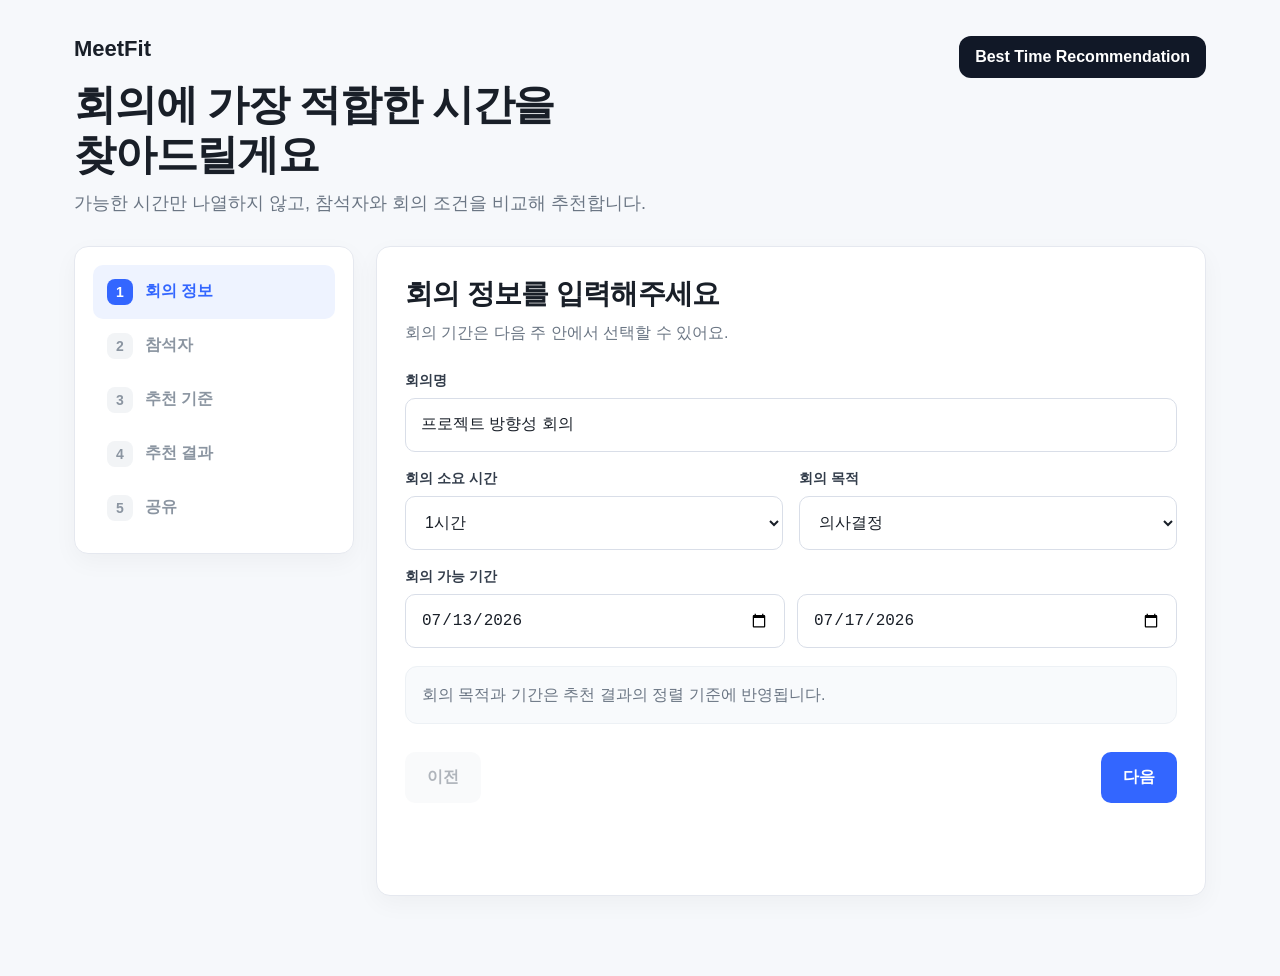
<file: meeting_scheduler_flow_v2.html>
<!DOCTYPE html>
<html lang="ko">
<head>
  <meta charset="UTF-8" />
  <meta name="viewport" content="width=device-width, initial-scale=1.0" />
  <title>회의 일정 조율</title>
  <style>
    *{box-sizing:border-box} body{margin:0;font-family:-apple-system,BlinkMacSystemFont,'Segoe UI',Pretendard,'Noto Sans KR',sans-serif;background:#f6f8fb;color:#191f28} .app{max-width:1180px;margin:0 auto;padding:36px 24px 80px} .top{display:flex;justify-content:space-between;align-items:flex-start;margin-bottom:28px}.brand{font-weight:800;font-size:22px}.title{font-size:42px;line-height:1.18;margin:18px 0 10px;font-weight:850;letter-spacing:-1.2px}.sub{font-size:18px;color:#6b7684;line-height:1.6;margin:0}.badge{background:#111827;color:#fff;border-radius:12px;padding:12px 16px;font-weight:750}.shell{display:grid;grid-template-columns:280px 1fr;gap:22px}.side,.panel{background:#fff;border:1px solid #e5e8ef;border-radius:14px;box-shadow:0 8px 24px rgba(0,0,0,.04)}.side{padding:18px;align-self:start;position:sticky;top:24px}.step{display:flex;gap:12px;align-items:center;padding:14px;border-radius:10px;color:#8b95a1;font-weight:700}.step.active{background:#eef3ff;color:#3366ff}.num{width:26px;height:26px;border-radius:8px;background:#f2f4f6;display:grid;place-items:center;font-size:14px}.active .num{background:#3366ff;color:#fff}.panel{padding:28px;min-height:650px}.screen{display:none}.screen.active{display:block}.section-title{font-size:28px;font-weight:850;margin:0 0 8px;letter-spacing:-.7px}.section-desc{font-size:16px;color:#6b7684;margin:0 0 26px;line-height:1.55}.grid{display:grid;grid-template-columns:1fr 1fr;gap:16px}.field{margin-bottom:18px}.label{display:block;font-size:14px;font-weight:800;margin-bottom:8px;color:#333d4b}input,select{width:100%;height:54px;border:1px solid #d9dee8;border-radius:10px;padding:0 15px;font-size:16px;background:#fff;color:#191f28}input:focus,select:focus{outline:none;border-color:#3366ff;box-shadow:0 0 0 3px rgba(51,102,255,.1)}.date-range{display:grid;grid-template-columns:1fr 1fr;gap:12px}.participant-grid{display:grid;grid-template-columns:repeat(3,1fr);gap:12px}.person{border:1px solid #e5e8ef;background:#fff;border-radius:12px;padding:16px;cursor:pointer;transition:.15s}.person:hover{border-color:#b8c5ff;transform:translateY(-1px)}.person.selected{border-color:#3366ff;background:#f4f7ff}.person.required{border-color:#ff7a45;background:#fff5ef}.person-top{display:flex;justify-content:space-between;align-items:center}.name{font-weight:850;font-size:17px}.role{font-size:13px;color:#8b95a1;margin-top:5px}.chip{font-size:12px;font-weight:800;border-radius:999px;padding:5px 8px;background:#f2f4f6;color:#6b7684}.required .chip{background:#ffeadf;color:#e85829}.hint{background:#f8fafc;border:1px solid #edf1f5;border-radius:12px;padding:16px;color:#6b7684;line-height:1.55;margin-top:18px}.criteria{display:flex;flex-direction:column;gap:10px}.criterion{display:flex;align-items:center;gap:12px;border:1px solid #e5e8ef;border-radius:12px;background:#fff;padding:15px 16px;cursor:grab;user-select:none}.criterion.dragging{opacity:.45}.handle{color:#b0b8c1;font-size:20px}.rank{width:28px;height:28px;border-radius:8px;background:#eef3ff;color:#3366ff;display:grid;place-items:center;font-weight:850}.criterion-title{font-weight:850}.criterion-desc{font-size:13px;color:#8b95a1;margin-top:3px}.actions{display:flex;justify-content:space-between;margin-top:28px}.btn{border:0;border-radius:10px;padding:15px 22px;font-size:16px;font-weight:850;cursor:pointer}.btn.secondary{background:#f2f4f6;color:#4e5968}.btn.primary{background:#3366ff;color:#fff}.btn:disabled{opacity:.45;cursor:not-allowed}.results{display:flex;flex-direction:column;gap:14px}.result-card{border:1px solid #e5e8ef;border-radius:14px;background:#fff;padding:22px;position:relative}.result-card.best{border-color:#3366ff;background:linear-gradient(180deg,#f5f8ff,#fff)}.tag{display:inline-flex;border-radius:999px;background:#eef3ff;color:#3366ff;font-weight:850;font-size:13px;padding:7px 10px;margin-bottom:12px}.time{font-size:27px;font-weight:900;letter-spacing:-.7px}.score{margin:10px 0;color:#6b7684;font-weight:700}.reasons{display:grid;grid-template-columns:1fr 1fr;gap:8px;margin-top:16px}.reason{background:#f8fafc;border-radius:9px;padding:11px 12px;font-size:14px;color:#4e5968;font-weight:650}.reason strong{color:#191f28}.people{display:flex;flex-wrap:wrap;gap:7px;margin-top:14px}.pill{border-radius:8px;background:#f2f4f6;color:#6b7684;font-weight:800;font-size:13px;padding:7px 9px}.pill.req{background:#ffeadf;color:#e85829}.share-box{border:1px solid #e5e8ef;background:#f8fafc;border-radius:14px;padding:22px}.share-title{font-size:24px;font-weight:900;margin-bottom:10px}.share-link{display:flex;gap:10px;margin-top:18px} .share-link input{font-size:14px;color:#6b7684}.toast{position:fixed;left:50%;bottom:28px;transform:translateX(-50%);background:#191f28;color:#fff;border-radius:10px;padding:13px 18px;font-weight:800;opacity:0;pointer-events:none;transition:.2s}.toast.show{opacity:1;bottom:42px}@media(max-width:860px){.shell{grid-template-columns:1fr}.side{position:static}.grid,.participant-grid,.reasons{grid-template-columns:1fr}.top{display:block}.badge{display:none}.title{font-size:34px}}
  </style>
</head>
<body>
  <div class="app">
    <div class="top">
      <div>
        <div class="brand">MeetFit</div>
        <h1 class="title">회의에 가장 적합한 시간을<br/>찾아드릴게요</h1>
        <p class="sub">가능한 시간만 나열하지 않고, 참석자와 회의 조건을 비교해 추천합니다.</p>
      </div>
      <div class="badge">Best Time Recommendation</div>
    </div>

    <div class="shell">
      <aside class="side">
        <div class="step active" data-step-label="0"><span class="num">1</span>회의 정보</div>
        <div class="step" data-step-label="1"><span class="num">2</span>참석자</div>
        <div class="step" data-step-label="2"><span class="num">3</span>추천 기준</div>
        <div class="step" data-step-label="3"><span class="num">4</span>추천 결과</div>
        <div class="step" data-step-label="4"><span class="num">5</span>공유</div>
      </aside>

      <main class="panel">
        <section class="screen active">
          <h2 class="section-title">회의 정보를 입력해주세요</h2>
          <p class="section-desc">회의 기간은 다음 주 안에서 선택할 수 있어요.</p>
          <div class="field"><label class="label">회의명</label><input value="프로젝트 방향성 회의" /></div>
          <div class="grid">
            <div class="field"><label class="label">회의 소요 시간</label><select><option>1시간</option><option>30분</option><option>1시간 30분</option></select></div>
            <div class="field"><label class="label">회의 목적</label><select><option>의사결정</option><option>킥오프</option><option>진행 상황 공유</option><option>브레인스토밍</option><option>회고</option></select></div>
          </div>
          <div class="field"><label class="label">회의 가능 기간</label><div class="date-range"><input type="date" value="2026-07-13"/><input type="date" value="2026-07-17"/></div></div>
          <div class="hint">회의 목적과 기간은 추천 결과의 정렬 기준에 반영됩니다.</div>
        </section>

        <section class="screen">
          <h2 class="section-title">참석자 6명을 확인해주세요</h2>
          <p class="section-desc">꼭 참석해야 하는 사람은 필수 참석자로 지정할 수 있어요.</p>
          <div class="participant-grid" id="people"></div>
          <div class="hint">카드를 클릭하면 일반 참석자와 필수 참석자를 전환할 수 있습니다.</div>
        </section>

        <section class="screen">
          <h2 class="section-title">추천 기준 우선순위를 정해주세요</h2>
          <p class="section-desc">드래그해서 이번 회의에서 중요한 기준을 위로 올려주세요.</p>
          <div class="criteria" id="criteria"></div>
        </section>

        <section class="screen">
          <h2 class="section-title">추천된 회의 시간이에요</h2>
          <p class="section-desc">설정한 기준에 따라 가장 적합한 순서로 정렬했어요.</p>
          <div class="results">
            <div class="result-card best"><span class="tag">Best Match</span><div class="time">07월 15일(수) 10:00 ~ 11:00</div><div class="score">추천 점수 96점 · 필수 참석자 전원 참석</div><div class="reasons"><div class="reason"><strong>필수 참석자</strong> 3명 모두 가능</div><div class="reason"><strong>참석률</strong> 6명 중 5명 가능</div><div class="reason"><strong>반복 일정</strong> 충돌 가능성 낮음</div><div class="reason"><strong>회의 목적</strong> 의사결정 회의에 적합</div></div><div class="people"><span class="pill req">박서윤 · 필수</span><span class="pill req">최현우 · 필수</span><span class="pill req">정다은 · 필수</span><span class="pill">이지훈</span><span class="pill">한유진</span></div></div>
            <div class="result-card"><span class="tag">Alternative</span><div class="time">07월 14일(화) 15:00 ~ 16:00</div><div class="score">추천 점수 88점 · 참석률은 높지만 반복 일정과 일부 겹쳐요</div><div class="reasons"><div class="reason"><strong>필수 참석자</strong> 모두 가능</div><div class="reason"><strong>참석률</strong> 6명 중 6명 가능</div></div></div>
            <div class="result-card"><span class="tag">Alternative</span><div class="time">07월 16일(목) 11:00 ~ 12:00</div><div class="score">추천 점수 81점 · 필수 참석자 1명의 이동 직후 시간이에요</div><div class="reasons"><div class="reason"><strong>필수 참석자</strong> 2명 가능, 1명 주의</div><div class="reason"><strong>참석률</strong> 6명 중 5명 가능</div></div></div>
          </div>
        </section>

        <section class="screen">
          <h2 class="section-title">일정을 공유할까요?</h2>
          <p class="section-desc">추천된 시간을 확정하고 참석자에게 바로 공유할 수 있어요.</p>
          <div class="share-box"><div class="share-title">프로젝트 방향성 회의</div><p>07월 15일(수) 10:00 ~ 11:00</p><p>필수 참석자 전원 참석 · 총 5명 참석 가능</p><div class="share-link"><input value="https://meetfit.app/share/meeting-1527" readonly/><button class="btn primary" onclick="toast()">복사</button></div></div>
        </section>

        <div class="actions"><button class="btn secondary" id="prev">이전</button><button class="btn primary" id="next">다음</button></div>
      </main>
    </div>
  </div>
  <div class="toast" id="toast">공유 링크를 복사했어요</div>
<script>
const screens=[...document.querySelectorAll('.screen')];const steps=[...document.querySelectorAll('.step')];let current=0;const prev=document.getElementById('prev');const next=document.getElementById('next');
function render(){screens.forEach((s,i)=>s.classList.toggle('active',i===current));steps.forEach((s,i)=>s.classList.toggle('active',i===current));prev.disabled=current===0;next.textContent=current===screens.length-1?'완료':'다음'}
prev.onclick=()=>{if(current>0){current--;render()}};next.onclick=()=>{if(current<screens.length-1){current++;render()}else toast()};
const peopleData=[['이지훈','PM'],['김민서','디자이너'],['박서윤','개발자'],['최현우','기획자'],['정다은','마케팅'],['한유진','데이터']];
const people=document.getElementById('people');peopleData.forEach((p,i)=>{const el=document.createElement('div');el.className='person '+(i>=2&&i<=4?'required selected':'selected');el.innerHTML=`<div class="person-top"><div><div class="name">${p[0]}</div><div class="role">${p[1]}</div></div><span class="chip">${i>=2&&i<=4?'필수':'일반'}</span></div>`;el.onclick=()=>{el.classList.toggle('required');el.querySelector('.chip').textContent=el.classList.contains('required')?'필수':'일반'};people.appendChild(el)});
const criteriaData=[['필수 참석자 우선','꼭 참석해야 하는 사람이 가능한 시간을 먼저 봅니다.'],['반복 일정 충돌 최소화','특정 요일·시간에 자주 잡히는 일정을 피합니다.'],['참석률 최대','가장 많은 사람이 참석할 수 있는 시간을 고려합니다.'],['가장 빠른 일정','기간 안에서 가장 이른 후보를 우선합니다.'],['업무 집중 시간 보호','업무 시작 전후 흐름과 집중 시간을 고려합니다.']];
const criteria=document.getElementById('criteria');let dragged=null;function refreshRanks(){[...criteria.children].forEach((el,i)=>el.querySelector('.rank').textContent=i+1)}
criteriaData.forEach((c,i)=>{const el=document.createElement('div');el.className='criterion';el.draggable=true;el.innerHTML=`<span class="handle">☰</span><span class="rank">${i+1}</span><div><div class="criterion-title">${c[0]}</div><div class="criterion-desc">${c[1]}</div></div>`;el.addEventListener('dragstart',()=>{dragged=el;el.classList.add('dragging')});el.addEventListener('dragend',()=>{dragged=null;el.classList.remove('dragging');refreshRanks()});el.addEventListener('dragover',e=>{e.preventDefault();const after=[...criteria.querySelectorAll('.criterion:not(.dragging)')].find(child=>e.clientY<=child.getBoundingClientRect().top+child.offsetHeight/2);if(after)criteria.insertBefore(dragged,after);else criteria.appendChild(dragged)});criteria.appendChild(el)});
function toast(){const t=document.getElementById('toast');t.classList.add('show');setTimeout(()=>t.classList.remove('show'),1600)}render();
</script>
</body>
</html>
</file>
